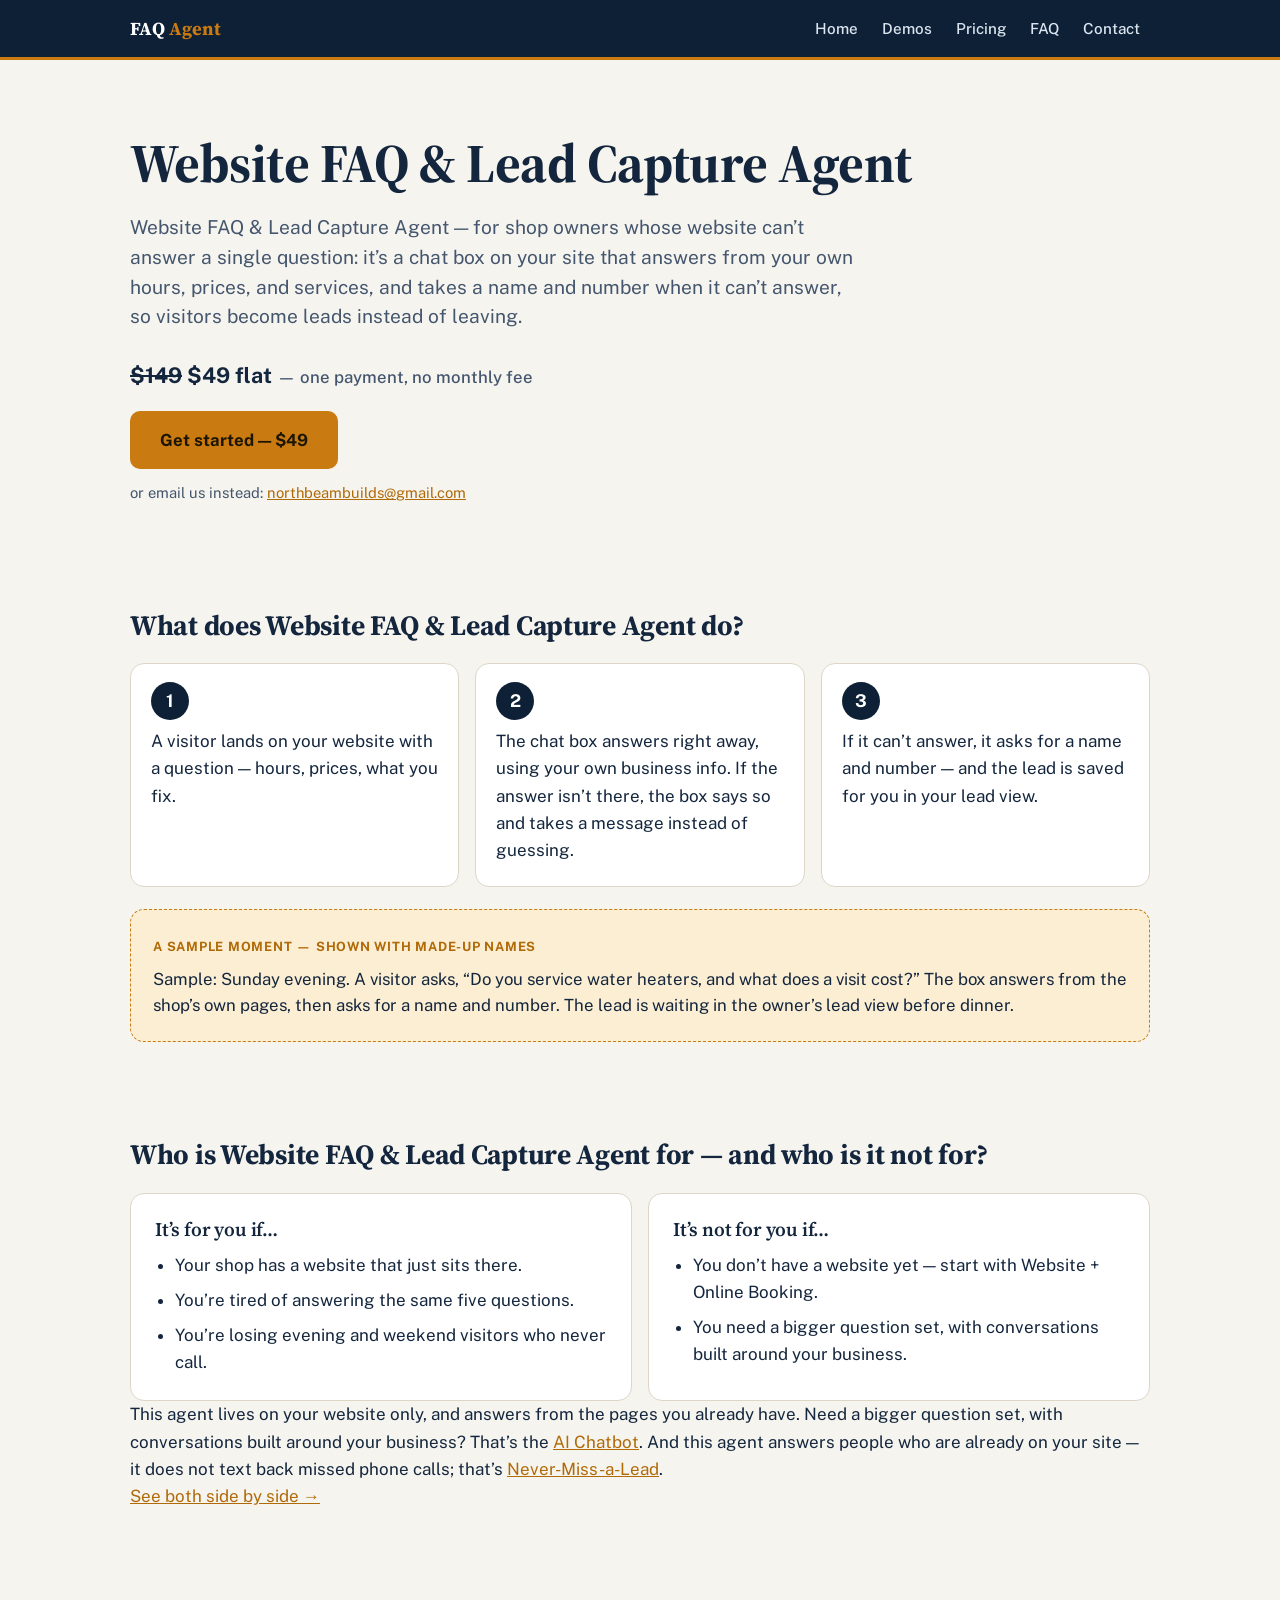
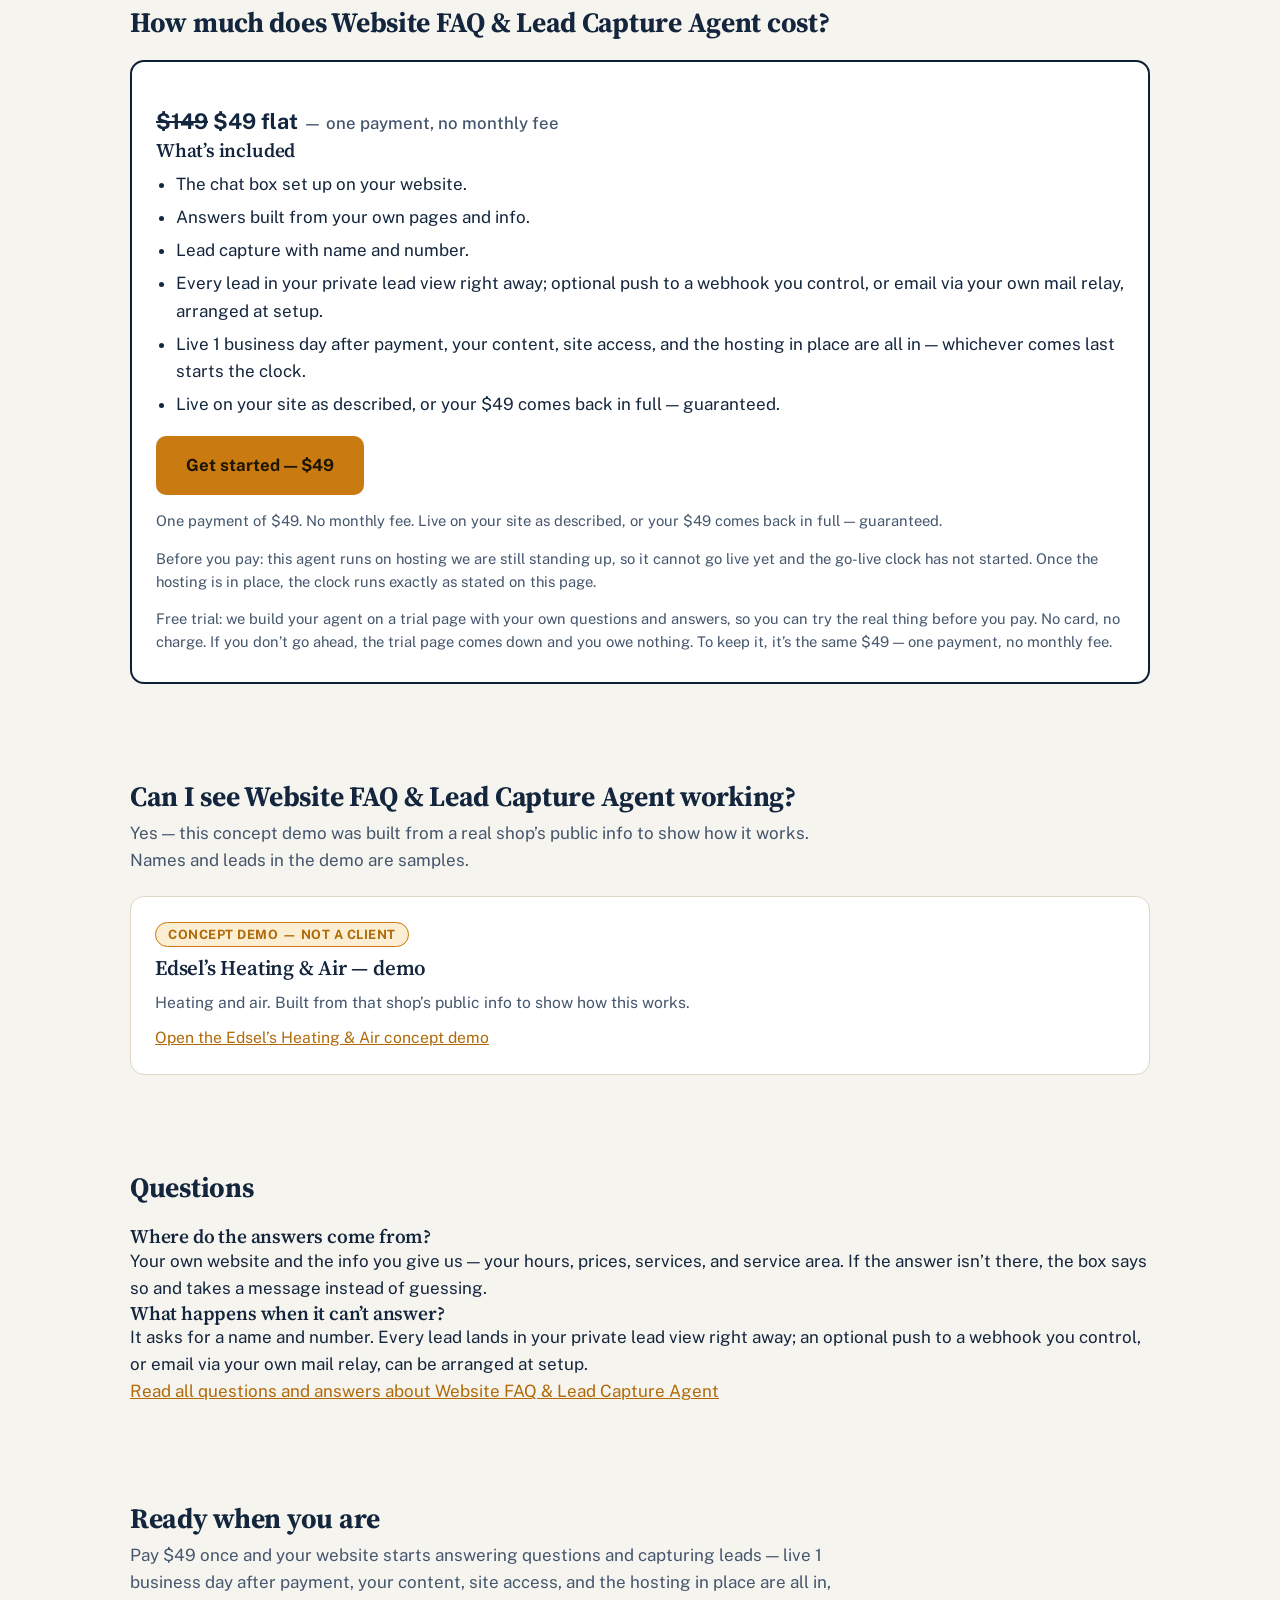
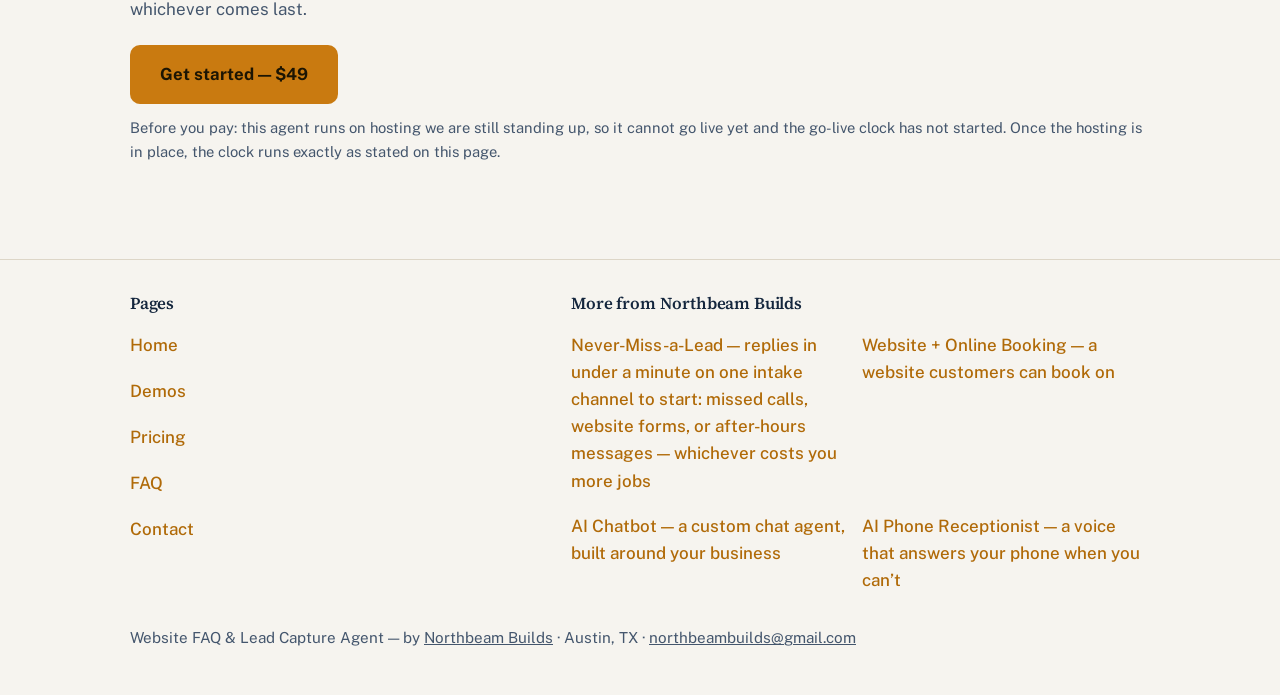
<file: index.html>
<!doctype html>
<html lang="en">
  <head>
    <meta charset="utf-8" />
    <meta name="viewport" content="width=device-width, initial-scale=1, viewport-fit=cover" />
    <meta name="color-scheme" content="light dark" />
    <link rel="icon" href="data:," />
    <title>Website FAQ & Lead Capture Agent | Your Website Answers Questions — $49 Flat</title>
    <meta name="description" content="A chat box on your website that answers hours, prices, and service questions from your own info — and takes a name and number. $49 flat, no monthly fee." />
    <link rel="canonical" href="https://faqagent.northbeambuilds.com/" />
    <meta property="og:title" content="Website FAQ & Lead Capture Agent | Your Website Answers Questions — $49 Flat" />
    <meta property="og:description" content="A chat box on your website that answers hours, prices, and service questions from your own info — and takes a name and number. $49 flat, no monthly fee." />
    <meta property="og:type" content="website" />
    <meta property="og:url" content="https://faqagent.northbeambuilds.com/" />
    <meta name="twitter:card" content="summary" />
    <meta name="twitter:title" content="Website FAQ & Lead Capture Agent | Your Website Answers Questions — $49 Flat" />
    <meta name="twitter:description" content="A chat box on your website that answers hours, prices, and service questions from your own info — and takes a name and number. $49 flat, no monthly fee." />
    <meta name="twitter:url" content="https://faqagent.northbeambuilds.com/" />
    <script type="application/ld+json">
{"@context": "https://schema.org", "@type": "SoftwareApplication", "name": "Website FAQ & Lead Capture Agent", "applicationCategory": "BusinessApplication", "operatingSystem": "Web", "description": "A chat box on a business\u2019s own website that answers questions from the business\u2019s own hours, prices, and services, and captures a name and number when it can\u2019t answer.", "offers": {"@type": "Offer", "priceCurrency": "USD", "price": "49", "priceSpecification": [{"@type": "UnitPriceSpecification", "price": "49", "priceCurrency": "USD", "name": "Flat price"}]}, "provider": {"@type": "Organization", "name": "Northbeam Builds", "email": "northbeambuilds@gmail.com", "address": {"@type": "PostalAddress", "addressLocality": "Austin", "addressRegion": "TX", "addressCountry": "US"}}}
    </script>
    <script type="application/ld+json">
{"@context": "https://schema.org", "@type": "FAQPage", "mainEntity": [{"@type": "Question", "name": "Where do the answers come from?", "acceptedAnswer": {"@type": "Answer", "text": "Your own website and the info you give us \u2014 your hours, prices, services, and service area. If the answer isn\u2019t there, the box says so and takes a message instead of guessing."}}, {"@type": "Question", "name": "What happens when it can\u2019t answer?", "acceptedAnswer": {"@type": "Answer", "text": "It asks for a name and number. Every lead lands in your private lead view right away; an optional push to a webhook you control, or email via your own mail relay, can be arranged at setup."}}]}
    </script>
    <link rel="preconnect" href="https://fonts.googleapis.com" />
    <link rel="preconnect" href="https://fonts.gstatic.com" crossorigin />
    <link href="https://fonts.googleapis.com/css2?family=Source+Serif+4:opsz,wght@8..60,600;8..60,700&family=Public+Sans:wght@400;500;600;700&display=swap" rel="stylesheet" />
    <link rel="stylesheet" href="/assets/site.css" />
  </head>
  <body>
    <header class="topbar">
      <div class="wrap">
        <a class="wordmark" href="/">FAQ <span>Agent</span></a>
        <button class="nav-toggle" type="button" aria-label="Open menu" aria-expanded="false" aria-controls="main-nav" id="nav-toggle">
          <span class="bars" aria-hidden="true"><span></span><span></span><span></span></span>
        </button>
        <nav class="topnav" id="main-nav" aria-label="Main site">
          <a href="/">Home</a>
          <a href="/demos/">Demos</a>
          <a href="/pricing/">Pricing</a>
          <a href="/faq/">FAQ</a>
          <a href="/contact/">Contact</a>
        </nav>
      </div>
    </header>

    <main>
      <div class="wrap">
        <div class="hero">
          <h1>Website FAQ & Lead Capture Agent</h1>
          <p class="purpose">Website FAQ & Lead Capture Agent — for shop owners whose website can’t answer a single question: it’s a chat box on your site that answers from your own hours, prices, and services, and takes a name and number when it can’t answer, so visitors become leads instead of leaving.</p>
          <p class="price-line"><s>$149</s> $49 flat <span class="per">— one payment, no monthly fee</span></p>
          <div class="cta-row">
            <a class="btn" href="https://buy.stripe.com/aFa4gz04s19ifIS3J4gYU01" target="_blank" rel="noopener">Get started — $49</a>
          </div>
          <p class="buy-note">or email us instead: <a href="mailto:northbeambuilds@gmail.com">northbeambuilds@gmail.com</a></p>
        </div>
        <section aria-labelledby="what-heading">
          <div class="section-head">
            <h2 id="what-heading">What does Website FAQ & Lead Capture Agent do?</h2>
          </div>
          <ol class="steps">
            <li>A visitor lands on your website with a question — hours, prices, what you fix.</li>
            <li>The chat box answers right away, using your own business info. If the answer isn’t there, the box says so and takes a message instead of guessing.</li>
            <li>If it can’t answer, it asks for a name and number — and the lead is saved for you in your lead view.</li>
          </ol>
          <div class="sample">
            <p><span class="tag">A sample moment — shown with made-up names</span></p>
            <p>Sample: Sunday evening. A visitor asks, “Do you service water heaters, and what does a visit cost?” The box answers from the shop’s own pages, then asks for a name and number. The lead is waiting in the owner’s lead view before dinner.</p>
          </div>
        </section>

        <section aria-labelledby="fit-heading">
          <div class="section-head">
            <h2 id="fit-heading">Who is Website FAQ & Lead Capture Agent for — and who is it not for?</h2>
          </div>
          <div class="fit-grid">
            <div class="fit-card">
              <h3>It’s for you if…</h3>
              <ul>
              <li>Your shop has a website that just sits there.</li>
              <li>You’re tired of answering the same five questions.</li>
              <li>You’re losing evening and weekend visitors who never call.</li>
              </ul>
            </div>
            <div class="fit-card">
              <h3>It’s not for you if…</h3>
              <ul>
              <li>You don’t have a website yet — start with Website + Online Booking.</li>
              <li>You need a bigger question set, with conversations built around your business.</li>
              </ul>
            </div>
          </div>
          <p class="note">This agent lives on your website only, and answers from the pages you already have. Need a bigger question set, with conversations built around your business? That’s the <a href="https://chatbot.northbeambuilds.com/">AI Chatbot</a>. And this agent answers people who are already on your site — it does not text back missed phone calls; that’s <a href="https://nevermiss.northbeambuilds.com/">Never-Miss-a-Lead</a>.</p>
          <p><a href="https://northbeambuilds.com/compare/faq-agent-vs-chatbot/">See both side by side →</a></p>
        </section>

        <section aria-labelledby="price-heading">
          <div class="section-head">
            <h2 id="price-heading">How much does Website FAQ & Lead Capture Agent cost?</h2>
          </div>
          <div class="price-box">
            <p class="price-line"><s>$149</s> $49 flat <span class="per">— one payment, no monthly fee</span></p>
            <h3>What’s included</h3>
            <ul>
              <li>The chat box set up on your website.</li>
              <li>Answers built from your own pages and info.</li>
              <li>Lead capture with name and number.</li>
              <li>Every lead in your private lead view right away; optional push to a webhook you control, or email via your own mail relay, arranged at setup.</li>
              <li>Live 1 business day after payment, your content, site access, and the hosting in place are all in — whichever comes last starts the clock.</li>
              <li>Live on your site as described, or your $49 comes back in full — guaranteed.</li>
            </ul>
            <div class="cta-row">
              <a class="btn" href="https://buy.stripe.com/aFa4gz04s19ifIS3J4gYU01" target="_blank" rel="noopener">Get started — $49</a>
            </div>
            <p class="buy-note">One payment of $49. No monthly fee. Live on your site as described, or your $49 comes back in full — guaranteed.</p>
            <p class="buy-note">Before you pay: this agent runs on hosting we are still standing up, so it cannot go live yet and the go-live clock has not started. Once the hosting is in place, the clock runs exactly as stated on this page.</p>
            <p class="trial-note">Free trial: we build your agent on a trial page with your own questions and answers, so you can try the real thing before you pay. No card, no charge. If you don’t go ahead, the trial page comes down and you owe nothing. To keep it, it’s the same $49 — one payment, no monthly fee.</p>
          </div>
        </section>

        <section aria-labelledby="demo-heading">
          <div class="section-head">
            <h2 id="demo-heading">Can I see Website FAQ & Lead Capture Agent working?</h2>
            <p>Yes — this concept demo was built from a real shop’s public info to show how it works. Names and leads in the demo are samples.</p>
          </div>
          <div class="demo-card">
            <p><span class="badge">Concept demo — not a client</span></p>
            <h3>Edsel’s Heating & Air — demo</h3>
            <p>Heating and air. Built from that shop’s public info to show how this works.</p>
            <p><a href="https://northbeambuilds.com/demos/edsels/">Open the Edsel’s Heating & Air concept demo</a></p>
          </div>
        </section>

        <section aria-labelledby="faq-heading">
          <div class="section-head">
            <h2 id="faq-heading">Questions</h2>
          </div>
            <div class="faq-item"><h3>Where do the answers come from?</h3><p>Your own website and the info you give us — your hours, prices, services, and service area. If the answer isn’t there, the box says so and takes a message instead of guessing.</p></div>
            <div class="faq-item"><h3>What happens when it can’t answer?</h3><p>It asks for a name and number. Every lead lands in your private lead view right away; an optional push to a webhook you control, or email via your own mail relay, can be arranged at setup.</p></div>
          <p><a href="/faq/">Read all questions and answers about Website FAQ & Lead Capture Agent</a></p>
        </section>

        <section aria-label="Get started">
          <div class="section-head">
            <h2>Ready when you are</h2>
            <p>Pay $49 once and your website starts answering questions and capturing leads — live 1 business day after payment, your content, site access, and the hosting in place are all in, whichever comes last.</p>
          </div>
          <div class="cta-row">
            <a class="btn" href="https://buy.stripe.com/aFa4gz04s19ifIS3J4gYU01" target="_blank" rel="noopener">Get started — $49</a>
          </div>
          <p class="buy-note">Before you pay: this agent runs on hosting we are still standing up, so it cannot go live yet and the go-live clock has not started. Once the hosting is in place, the clock runs exactly as stated on this page.</p>
        </section>
      </div>
    </main>
    <footer>
      <div class="wrap">
        <div class="footer-grid">
          <nav aria-label="Site pages">
            <h3>Pages</h3>
            <ul class="sitemap-list">
              <li><a href="/">Home</a></li>
              <li><a href="/demos/">Demos</a></li>
              <li><a href="/pricing/">Pricing</a></li>
              <li><a href="/faq/">FAQ</a></li>
              <li><a href="/contact/">Contact</a></li>
            </ul>
          </nav>
          <nav aria-label="More from Northbeam Builds">
            <h3>More from Northbeam Builds</h3>
            <ul class="tool-list">
              <li><a href="https://nevermiss.northbeambuilds.com/">Never-Miss-a-Lead — replies in under a minute on one intake channel to start: missed calls, website forms, or after-hours messages — whichever costs you more jobs</a></li>
              <li><a href="https://booking.northbeambuilds.com/">Website + Online Booking — a website customers can book on</a></li>
              <li><a href="https://chatbot.northbeambuilds.com/">AI Chatbot — a custom chat agent, built around your business</a></li>
              <li><a href="https://receptionist.northbeambuilds.com/">AI Phone Receptionist — a voice that answers your phone when you can’t</a></li>
            </ul>
          </nav>
        </div>
        <p class="footer-line">Website FAQ & Lead Capture Agent — by <a href="https://northbeambuilds.com">Northbeam Builds</a> · Austin, TX · <a href="mailto:northbeambuilds@gmail.com">northbeambuilds@gmail.com</a></p>
      </div>
    </footer>
    <script src="/assets/site.js"></script>
  </body>
</html>
</file>
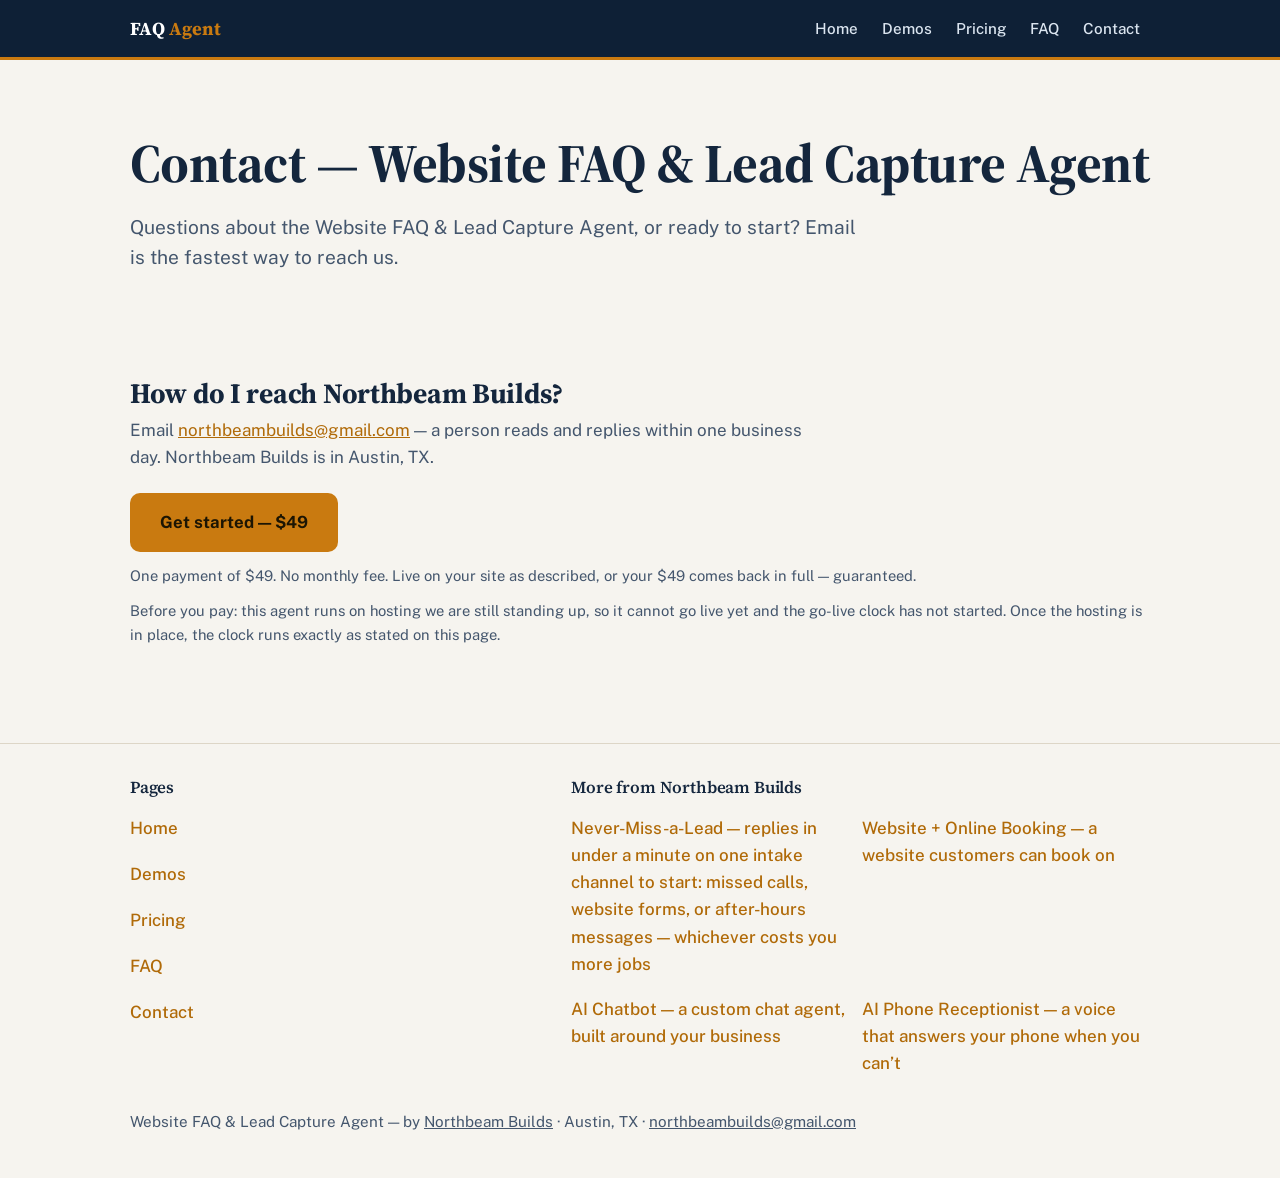
<file: contact/index.html>
<!doctype html>
<html lang="en">
  <head>
    <meta charset="utf-8" />
    <meta name="viewport" content="width=device-width, initial-scale=1, viewport-fit=cover" />
    <meta name="color-scheme" content="light dark" />
    <link rel="icon" href="data:," />
    <title>Contact | Website FAQ & Lead Capture Agent</title>
    <meta name="description" content="Contact Northbeam Builds about the Website FAQ & Lead Capture Agent — email northbeambuilds@gmail.com, replies within one business day." />
    <link rel="canonical" href="https://faqagent.northbeambuilds.com/contact/" />
    <meta property="og:title" content="Contact | Website FAQ & Lead Capture Agent" />
    <meta property="og:description" content="Contact Northbeam Builds about the Website FAQ & Lead Capture Agent — email northbeambuilds@gmail.com, replies within one business day." />
    <meta property="og:type" content="website" />
    <meta property="og:url" content="https://faqagent.northbeambuilds.com/contact/" />
    <meta name="twitter:card" content="summary" />
    <meta name="twitter:title" content="Contact | Website FAQ & Lead Capture Agent" />
    <meta name="twitter:description" content="Contact Northbeam Builds about the Website FAQ & Lead Capture Agent — email northbeambuilds@gmail.com, replies within one business day." />
    <meta name="twitter:url" content="https://faqagent.northbeambuilds.com/contact/" />
    <script type="application/ld+json">
{"@context": "https://schema.org", "@type": "SoftwareApplication", "name": "Website FAQ & Lead Capture Agent", "applicationCategory": "BusinessApplication", "operatingSystem": "Web", "description": "A chat box on a business\u2019s own website that answers questions from the business\u2019s own hours, prices, and services, and captures a name and number when it can\u2019t answer.", "offers": {"@type": "Offer", "priceCurrency": "USD", "price": "49", "priceSpecification": [{"@type": "UnitPriceSpecification", "price": "49", "priceCurrency": "USD", "name": "Flat price"}]}, "provider": {"@type": "Organization", "name": "Northbeam Builds", "email": "northbeambuilds@gmail.com", "address": {"@type": "PostalAddress", "addressLocality": "Austin", "addressRegion": "TX", "addressCountry": "US"}}}
    </script>
    <link rel="preconnect" href="https://fonts.googleapis.com" />
    <link rel="preconnect" href="https://fonts.gstatic.com" crossorigin />
    <link href="https://fonts.googleapis.com/css2?family=Source+Serif+4:opsz,wght@8..60,600;8..60,700&family=Public+Sans:wght@400;500;600;700&display=swap" rel="stylesheet" />
    <link rel="stylesheet" href="/assets/site.css" />
  </head>
  <body>
    <header class="topbar">
      <div class="wrap">
        <a class="wordmark" href="/">FAQ <span>Agent</span></a>
        <button class="nav-toggle" type="button" aria-label="Open menu" aria-expanded="false" aria-controls="main-nav" id="nav-toggle">
          <span class="bars" aria-hidden="true"><span></span><span></span><span></span></span>
        </button>
        <nav class="topnav" id="main-nav" aria-label="Main site">
          <a href="/">Home</a>
          <a href="/demos/">Demos</a>
          <a href="/pricing/">Pricing</a>
          <a href="/faq/">FAQ</a>
          <a href="/contact/">Contact</a>
        </nav>
      </div>
    </header>

    <main>
      <div class="wrap">
        <div class="hero">
          <h1>Contact — Website FAQ & Lead Capture Agent</h1>
          <p class="purpose">Questions about the Website FAQ & Lead Capture Agent, or ready to start? Email is the fastest way to reach us.</p>
        </div>
        <section aria-labelledby="email-heading">
          <div class="section-head">
            <h2 id="email-heading">How do I reach Northbeam Builds?</h2>
            <p>Email <a href="mailto:northbeambuilds@gmail.com">northbeambuilds@gmail.com</a> — a person reads and replies within one business day. Northbeam Builds is in Austin, TX.</p>
          </div>
          <div class="cta-row">
              <a class="btn" href="https://buy.stripe.com/aFa4gz04s19ifIS3J4gYU01" target="_blank" rel="noopener">Get started — $49</a>
            </div>
            <p class="buy-note">One payment of $49. No monthly fee. Live on your site as described, or your $49 comes back in full — guaranteed.</p>
            <p class="buy-note">Before you pay: this agent runs on hosting we are still standing up, so it cannot go live yet and the go-live clock has not started. Once the hosting is in place, the clock runs exactly as stated on this page.</p>
        </section>
      </div>
    </main>
    <footer>
      <div class="wrap">
        <div class="footer-grid">
          <nav aria-label="Site pages">
            <h3>Pages</h3>
            <ul class="sitemap-list">
              <li><a href="/">Home</a></li>
              <li><a href="/demos/">Demos</a></li>
              <li><a href="/pricing/">Pricing</a></li>
              <li><a href="/faq/">FAQ</a></li>
              <li><a href="/contact/">Contact</a></li>
            </ul>
          </nav>
          <nav aria-label="More from Northbeam Builds">
            <h3>More from Northbeam Builds</h3>
            <ul class="tool-list">
              <li><a href="https://nevermiss.northbeambuilds.com/">Never-Miss-a-Lead — replies in under a minute on one intake channel to start: missed calls, website forms, or after-hours messages — whichever costs you more jobs</a></li>
              <li><a href="https://booking.northbeambuilds.com/">Website + Online Booking — a website customers can book on</a></li>
              <li><a href="https://chatbot.northbeambuilds.com/">AI Chatbot — a custom chat agent, built around your business</a></li>
              <li><a href="https://receptionist.northbeambuilds.com/">AI Phone Receptionist — a voice that answers your phone when you can’t</a></li>
            </ul>
          </nav>
        </div>
        <p class="footer-line">Website FAQ & Lead Capture Agent — by <a href="https://northbeambuilds.com">Northbeam Builds</a> · Austin, TX · <a href="mailto:northbeambuilds@gmail.com">northbeambuilds@gmail.com</a></p>
      </div>
    </footer>
    <script src="/assets/site.js"></script>
  </body>
</html>
</file>
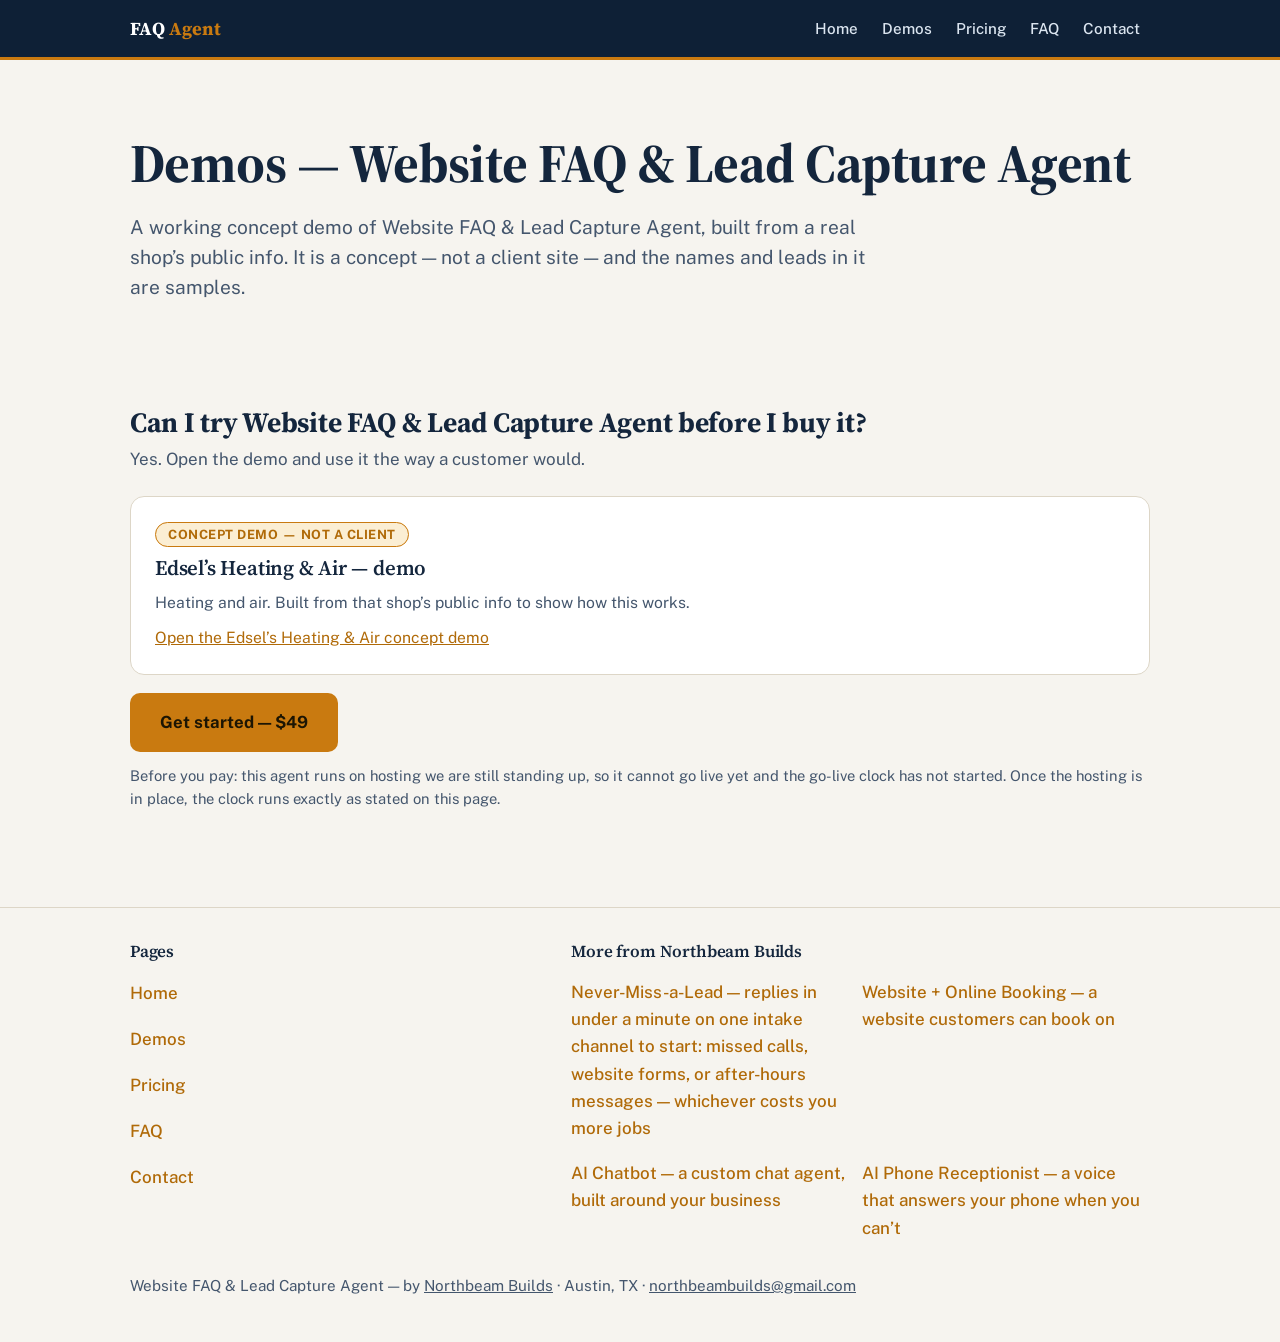
<file: demos/index.html>
<!doctype html>
<html lang="en">
  <head>
    <meta charset="utf-8" />
    <meta name="viewport" content="width=device-width, initial-scale=1, viewport-fit=cover" />
    <meta name="color-scheme" content="light dark" />
    <link rel="icon" href="data:," />
    <title>Demos | Website FAQ & Lead Capture Agent</title>
    <meta name="description" content="Try a concept demo of the Website FAQ & Lead Capture Agent: Edsel’s Heating & Air, built from public info. Concept demo — not a client." />
    <link rel="canonical" href="https://faqagent.northbeambuilds.com/demos/" />
    <meta property="og:title" content="Demos | Website FAQ & Lead Capture Agent" />
    <meta property="og:description" content="Try a concept demo of the Website FAQ & Lead Capture Agent: Edsel’s Heating & Air, built from public info. Concept demo — not a client." />
    <meta property="og:type" content="website" />
    <meta property="og:url" content="https://faqagent.northbeambuilds.com/demos/" />
    <meta name="twitter:card" content="summary" />
    <meta name="twitter:title" content="Demos | Website FAQ & Lead Capture Agent" />
    <meta name="twitter:description" content="Try a concept demo of the Website FAQ & Lead Capture Agent: Edsel’s Heating & Air, built from public info. Concept demo — not a client." />
    <meta name="twitter:url" content="https://faqagent.northbeambuilds.com/demos/" />
    <script type="application/ld+json">
{"@context": "https://schema.org", "@type": "SoftwareApplication", "name": "Website FAQ & Lead Capture Agent", "applicationCategory": "BusinessApplication", "operatingSystem": "Web", "description": "A chat box on a business\u2019s own website that answers questions from the business\u2019s own hours, prices, and services, and captures a name and number when it can\u2019t answer.", "offers": {"@type": "Offer", "priceCurrency": "USD", "price": "49", "priceSpecification": [{"@type": "UnitPriceSpecification", "price": "49", "priceCurrency": "USD", "name": "Flat price"}]}, "provider": {"@type": "Organization", "name": "Northbeam Builds", "email": "northbeambuilds@gmail.com", "address": {"@type": "PostalAddress", "addressLocality": "Austin", "addressRegion": "TX", "addressCountry": "US"}}}
    </script>
    <link rel="preconnect" href="https://fonts.googleapis.com" />
    <link rel="preconnect" href="https://fonts.gstatic.com" crossorigin />
    <link href="https://fonts.googleapis.com/css2?family=Source+Serif+4:opsz,wght@8..60,600;8..60,700&family=Public+Sans:wght@400;500;600;700&display=swap" rel="stylesheet" />
    <link rel="stylesheet" href="/assets/site.css" />
  </head>
  <body>
    <header class="topbar">
      <div class="wrap">
        <a class="wordmark" href="/">FAQ <span>Agent</span></a>
        <button class="nav-toggle" type="button" aria-label="Open menu" aria-expanded="false" aria-controls="main-nav" id="nav-toggle">
          <span class="bars" aria-hidden="true"><span></span><span></span><span></span></span>
        </button>
        <nav class="topnav" id="main-nav" aria-label="Main site">
          <a href="/">Home</a>
          <a href="/demos/">Demos</a>
          <a href="/pricing/">Pricing</a>
          <a href="/faq/">FAQ</a>
          <a href="/contact/">Contact</a>
        </nav>
      </div>
    </header>

    <main>
      <div class="wrap">
        <div class="hero">
          <h1>Demos — Website FAQ & Lead Capture Agent</h1>
          <p class="purpose">A working concept demo of Website FAQ & Lead Capture Agent, built from a real shop’s public info. It is a concept — not a client site — and the names and leads in it are samples.</p>
        </div>
        <section aria-labelledby="demo-heading">
          <div class="section-head">
            <h2 id="demo-heading">Can I try Website FAQ & Lead Capture Agent before I buy it?</h2>
            <p>Yes. Open the demo and use it the way a customer would.</p>
          </div>
          <div class="demo-card">
            <p><span class="badge">Concept demo — not a client</span></p>
            <h3>Edsel’s Heating & Air — demo</h3>
            <p>Heating and air. Built from that shop’s public info to show how this works.</p>
            <p><a href="https://northbeambuilds.com/demos/edsels/">Open the Edsel’s Heating & Air concept demo</a></p>
          </div>
          <div class="cta-row">
            <a class="btn" href="https://buy.stripe.com/aFa4gz04s19ifIS3J4gYU01" target="_blank" rel="noopener">Get started — $49</a>
          </div>
          <p class="buy-note">Before you pay: this agent runs on hosting we are still standing up, so it cannot go live yet and the go-live clock has not started. Once the hosting is in place, the clock runs exactly as stated on this page.</p>
        </section>
      </div>
    </main>
    <footer>
      <div class="wrap">
        <div class="footer-grid">
          <nav aria-label="Site pages">
            <h3>Pages</h3>
            <ul class="sitemap-list">
              <li><a href="/">Home</a></li>
              <li><a href="/demos/">Demos</a></li>
              <li><a href="/pricing/">Pricing</a></li>
              <li><a href="/faq/">FAQ</a></li>
              <li><a href="/contact/">Contact</a></li>
            </ul>
          </nav>
          <nav aria-label="More from Northbeam Builds">
            <h3>More from Northbeam Builds</h3>
            <ul class="tool-list">
              <li><a href="https://nevermiss.northbeambuilds.com/">Never-Miss-a-Lead — replies in under a minute on one intake channel to start: missed calls, website forms, or after-hours messages — whichever costs you more jobs</a></li>
              <li><a href="https://booking.northbeambuilds.com/">Website + Online Booking — a website customers can book on</a></li>
              <li><a href="https://chatbot.northbeambuilds.com/">AI Chatbot — a custom chat agent, built around your business</a></li>
              <li><a href="https://receptionist.northbeambuilds.com/">AI Phone Receptionist — a voice that answers your phone when you can’t</a></li>
            </ul>
          </nav>
        </div>
        <p class="footer-line">Website FAQ & Lead Capture Agent — by <a href="https://northbeambuilds.com">Northbeam Builds</a> · Austin, TX · <a href="mailto:northbeambuilds@gmail.com">northbeambuilds@gmail.com</a></p>
      </div>
    </footer>
    <script src="/assets/site.js"></script>
  </body>
</html>
</file>
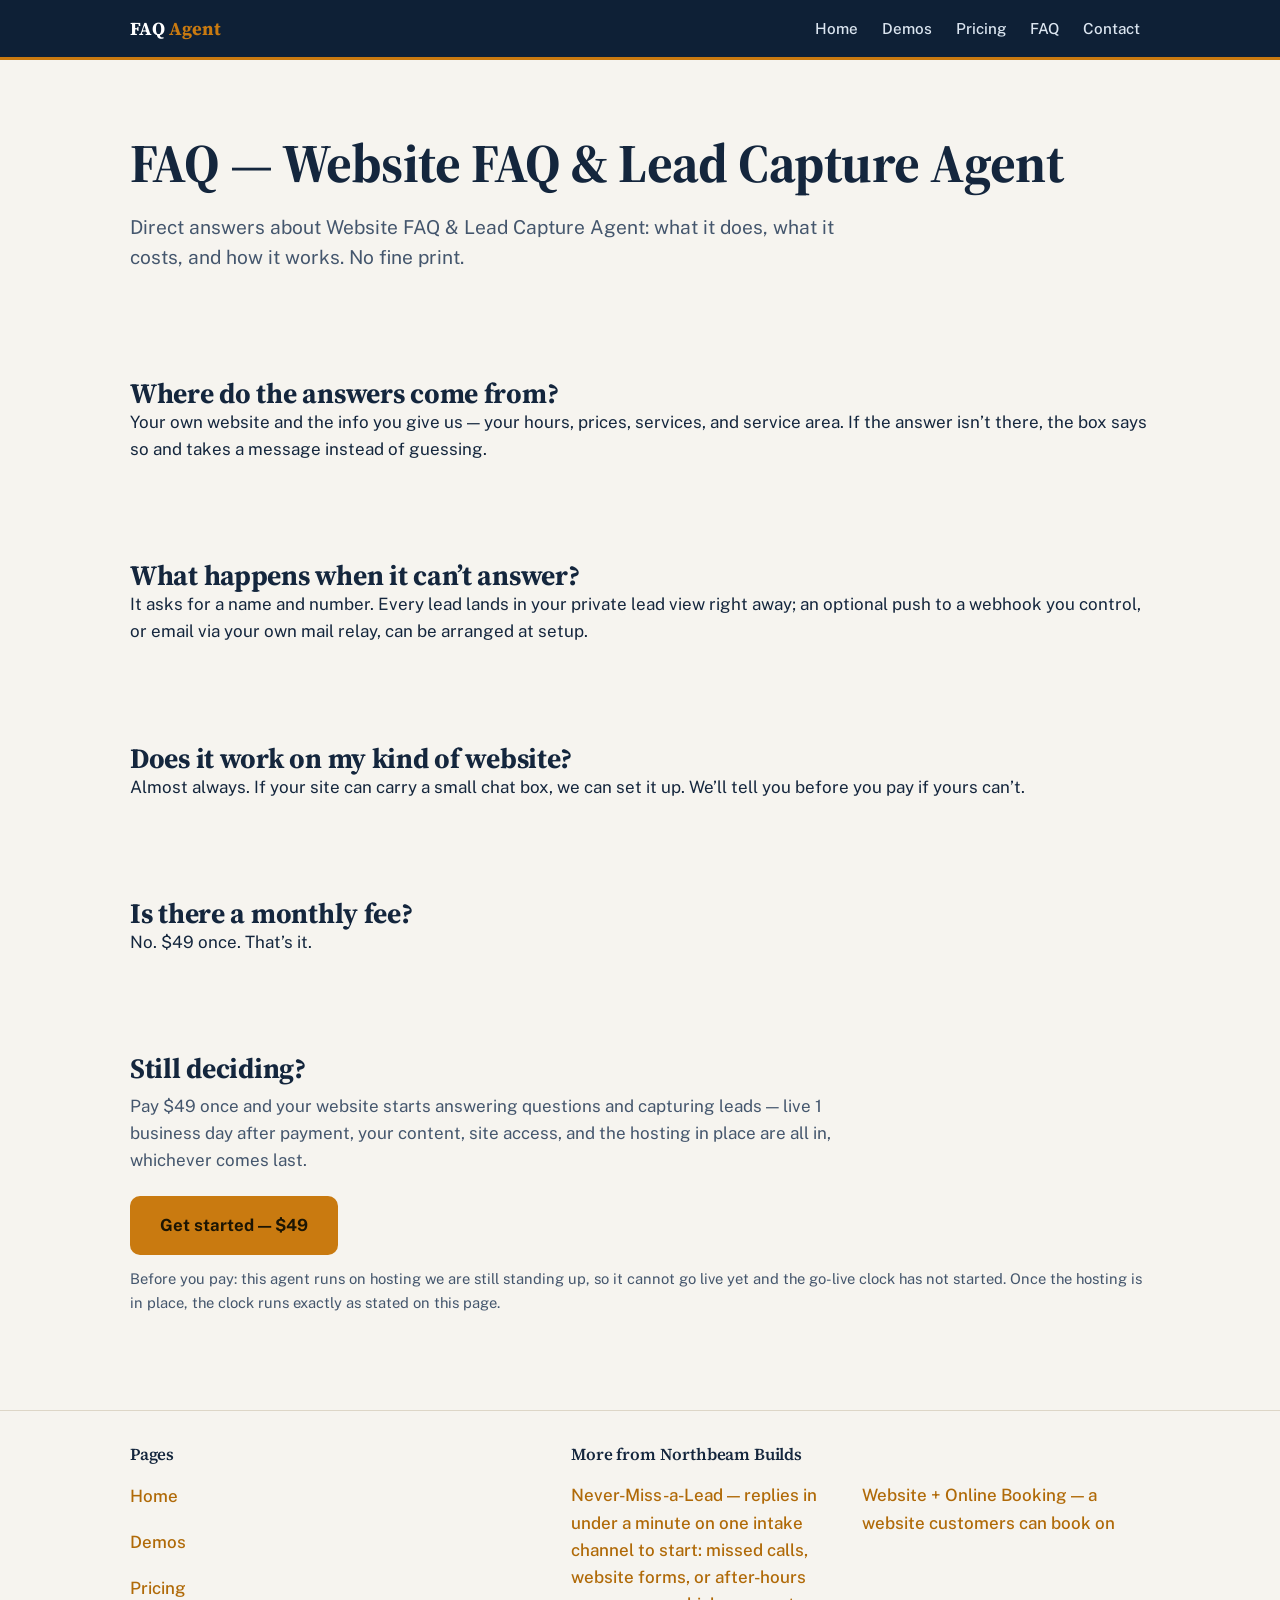
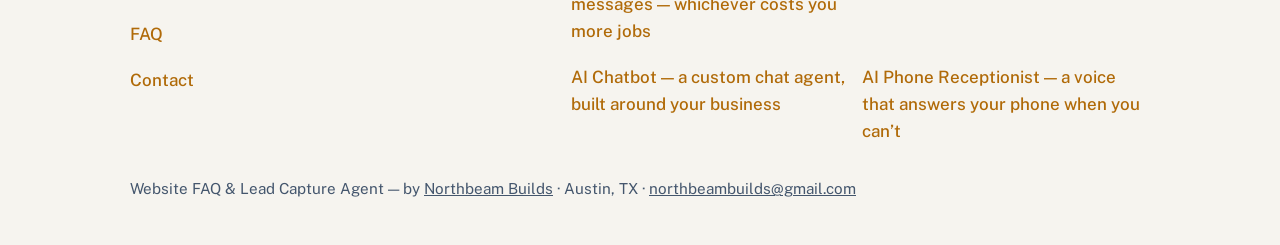
<file: faq/index.html>
<!doctype html>
<html lang="en">
  <head>
    <meta charset="utf-8" />
    <meta name="viewport" content="width=device-width, initial-scale=1, viewport-fit=cover" />
    <meta name="color-scheme" content="light dark" />
    <link rel="icon" href="data:," />
    <title>FAQ | Website FAQ & Lead Capture Agent</title>
    <meta name="description" content="Answers about the Website FAQ & Lead Capture Agent: where answers come from, what happens when it can’t answer, site compatibility, and the $49 flat price." />
    <link rel="canonical" href="https://faqagent.northbeambuilds.com/faq/" />
    <meta property="og:title" content="FAQ | Website FAQ & Lead Capture Agent" />
    <meta property="og:description" content="Answers about the Website FAQ & Lead Capture Agent: where answers come from, what happens when it can’t answer, site compatibility, and the $49 flat price." />
    <meta property="og:type" content="website" />
    <meta property="og:url" content="https://faqagent.northbeambuilds.com/faq/" />
    <meta name="twitter:card" content="summary" />
    <meta name="twitter:title" content="FAQ | Website FAQ & Lead Capture Agent" />
    <meta name="twitter:description" content="Answers about the Website FAQ & Lead Capture Agent: where answers come from, what happens when it can’t answer, site compatibility, and the $49 flat price." />
    <meta name="twitter:url" content="https://faqagent.northbeambuilds.com/faq/" />
    <script type="application/ld+json">
{"@context": "https://schema.org", "@type": "SoftwareApplication", "name": "Website FAQ & Lead Capture Agent", "applicationCategory": "BusinessApplication", "operatingSystem": "Web", "description": "A chat box on a business\u2019s own website that answers questions from the business\u2019s own hours, prices, and services, and captures a name and number when it can\u2019t answer.", "offers": {"@type": "Offer", "priceCurrency": "USD", "price": "49", "priceSpecification": [{"@type": "UnitPriceSpecification", "price": "49", "priceCurrency": "USD", "name": "Flat price"}]}, "provider": {"@type": "Organization", "name": "Northbeam Builds", "email": "northbeambuilds@gmail.com", "address": {"@type": "PostalAddress", "addressLocality": "Austin", "addressRegion": "TX", "addressCountry": "US"}}}
    </script>
    <script type="application/ld+json">
{"@context": "https://schema.org", "@type": "FAQPage", "mainEntity": [{"@type": "Question", "name": "Where do the answers come from?", "acceptedAnswer": {"@type": "Answer", "text": "Your own website and the info you give us \u2014 your hours, prices, services, and service area. If the answer isn\u2019t there, the box says so and takes a message instead of guessing."}}, {"@type": "Question", "name": "What happens when it can\u2019t answer?", "acceptedAnswer": {"@type": "Answer", "text": "It asks for a name and number. Every lead lands in your private lead view right away; an optional push to a webhook you control, or email via your own mail relay, can be arranged at setup."}}, {"@type": "Question", "name": "Does it work on my kind of website?", "acceptedAnswer": {"@type": "Answer", "text": "Almost always. If your site can carry a small chat box, we can set it up. We\u2019ll tell you before you pay if yours can\u2019t."}}, {"@type": "Question", "name": "Is there a monthly fee?", "acceptedAnswer": {"@type": "Answer", "text": "No. $49 once. That\u2019s it."}}]}
    </script>
    <link rel="preconnect" href="https://fonts.googleapis.com" />
    <link rel="preconnect" href="https://fonts.gstatic.com" crossorigin />
    <link href="https://fonts.googleapis.com/css2?family=Source+Serif+4:opsz,wght@8..60,600;8..60,700&family=Public+Sans:wght@400;500;600;700&display=swap" rel="stylesheet" />
    <link rel="stylesheet" href="/assets/site.css" />
  </head>
  <body>
    <header class="topbar">
      <div class="wrap">
        <a class="wordmark" href="/">FAQ <span>Agent</span></a>
        <button class="nav-toggle" type="button" aria-label="Open menu" aria-expanded="false" aria-controls="main-nav" id="nav-toggle">
          <span class="bars" aria-hidden="true"><span></span><span></span><span></span></span>
        </button>
        <nav class="topnav" id="main-nav" aria-label="Main site">
          <a href="/">Home</a>
          <a href="/demos/">Demos</a>
          <a href="/pricing/">Pricing</a>
          <a href="/faq/">FAQ</a>
          <a href="/contact/">Contact</a>
        </nav>
      </div>
    </header>

    <main>
      <div class="wrap">
        <div class="hero">
          <h1>FAQ — Website FAQ & Lead Capture Agent</h1>
          <p class="purpose">Direct answers about Website FAQ & Lead Capture Agent: what it does, what it costs, and how it works. No fine print.</p>
        </div>
        <section aria-label="Where do the answers come from?">
          <h2>Where do the answers come from?</h2>
          <p>Your own website and the info you give us — your hours, prices, services, and service area. If the answer isn’t there, the box says so and takes a message instead of guessing.</p>
        </section>
        <section aria-label="What happens when it can’t answer?">
          <h2>What happens when it can’t answer?</h2>
          <p>It asks for a name and number. Every lead lands in your private lead view right away; an optional push to a webhook you control, or email via your own mail relay, can be arranged at setup.</p>
        </section>
        <section aria-label="Does it work on my kind of website?">
          <h2>Does it work on my kind of website?</h2>
          <p>Almost always. If your site can carry a small chat box, we can set it up. We’ll tell you before you pay if yours can’t.</p>
        </section>
        <section aria-label="Is there a monthly fee?">
          <h2>Is there a monthly fee?</h2>
          <p>No. $49 once. That’s it.</p>
        </section>
        <section aria-label="Get started">
          <div class="section-head">
            <h2>Still deciding?</h2>
            <p>Pay $49 once and your website starts answering questions and capturing leads — live 1 business day after payment, your content, site access, and the hosting in place are all in, whichever comes last.</p>
          </div>
          <div class="cta-row">
            <a class="btn" href="https://buy.stripe.com/aFa4gz04s19ifIS3J4gYU01" target="_blank" rel="noopener">Get started — $49</a>
          </div>
          <p class="buy-note">Before you pay: this agent runs on hosting we are still standing up, so it cannot go live yet and the go-live clock has not started. Once the hosting is in place, the clock runs exactly as stated on this page.</p>
        </section>
      </div>
    </main>
    <footer>
      <div class="wrap">
        <div class="footer-grid">
          <nav aria-label="Site pages">
            <h3>Pages</h3>
            <ul class="sitemap-list">
              <li><a href="/">Home</a></li>
              <li><a href="/demos/">Demos</a></li>
              <li><a href="/pricing/">Pricing</a></li>
              <li><a href="/faq/">FAQ</a></li>
              <li><a href="/contact/">Contact</a></li>
            </ul>
          </nav>
          <nav aria-label="More from Northbeam Builds">
            <h3>More from Northbeam Builds</h3>
            <ul class="tool-list">
              <li><a href="https://nevermiss.northbeambuilds.com/">Never-Miss-a-Lead — replies in under a minute on one intake channel to start: missed calls, website forms, or after-hours messages — whichever costs you more jobs</a></li>
              <li><a href="https://booking.northbeambuilds.com/">Website + Online Booking — a website customers can book on</a></li>
              <li><a href="https://chatbot.northbeambuilds.com/">AI Chatbot — a custom chat agent, built around your business</a></li>
              <li><a href="https://receptionist.northbeambuilds.com/">AI Phone Receptionist — a voice that answers your phone when you can’t</a></li>
            </ul>
          </nav>
        </div>
        <p class="footer-line">Website FAQ & Lead Capture Agent — by <a href="https://northbeambuilds.com">Northbeam Builds</a> · Austin, TX · <a href="mailto:northbeambuilds@gmail.com">northbeambuilds@gmail.com</a></p>
      </div>
    </footer>
    <script src="/assets/site.js"></script>
  </body>
</html>
</file>
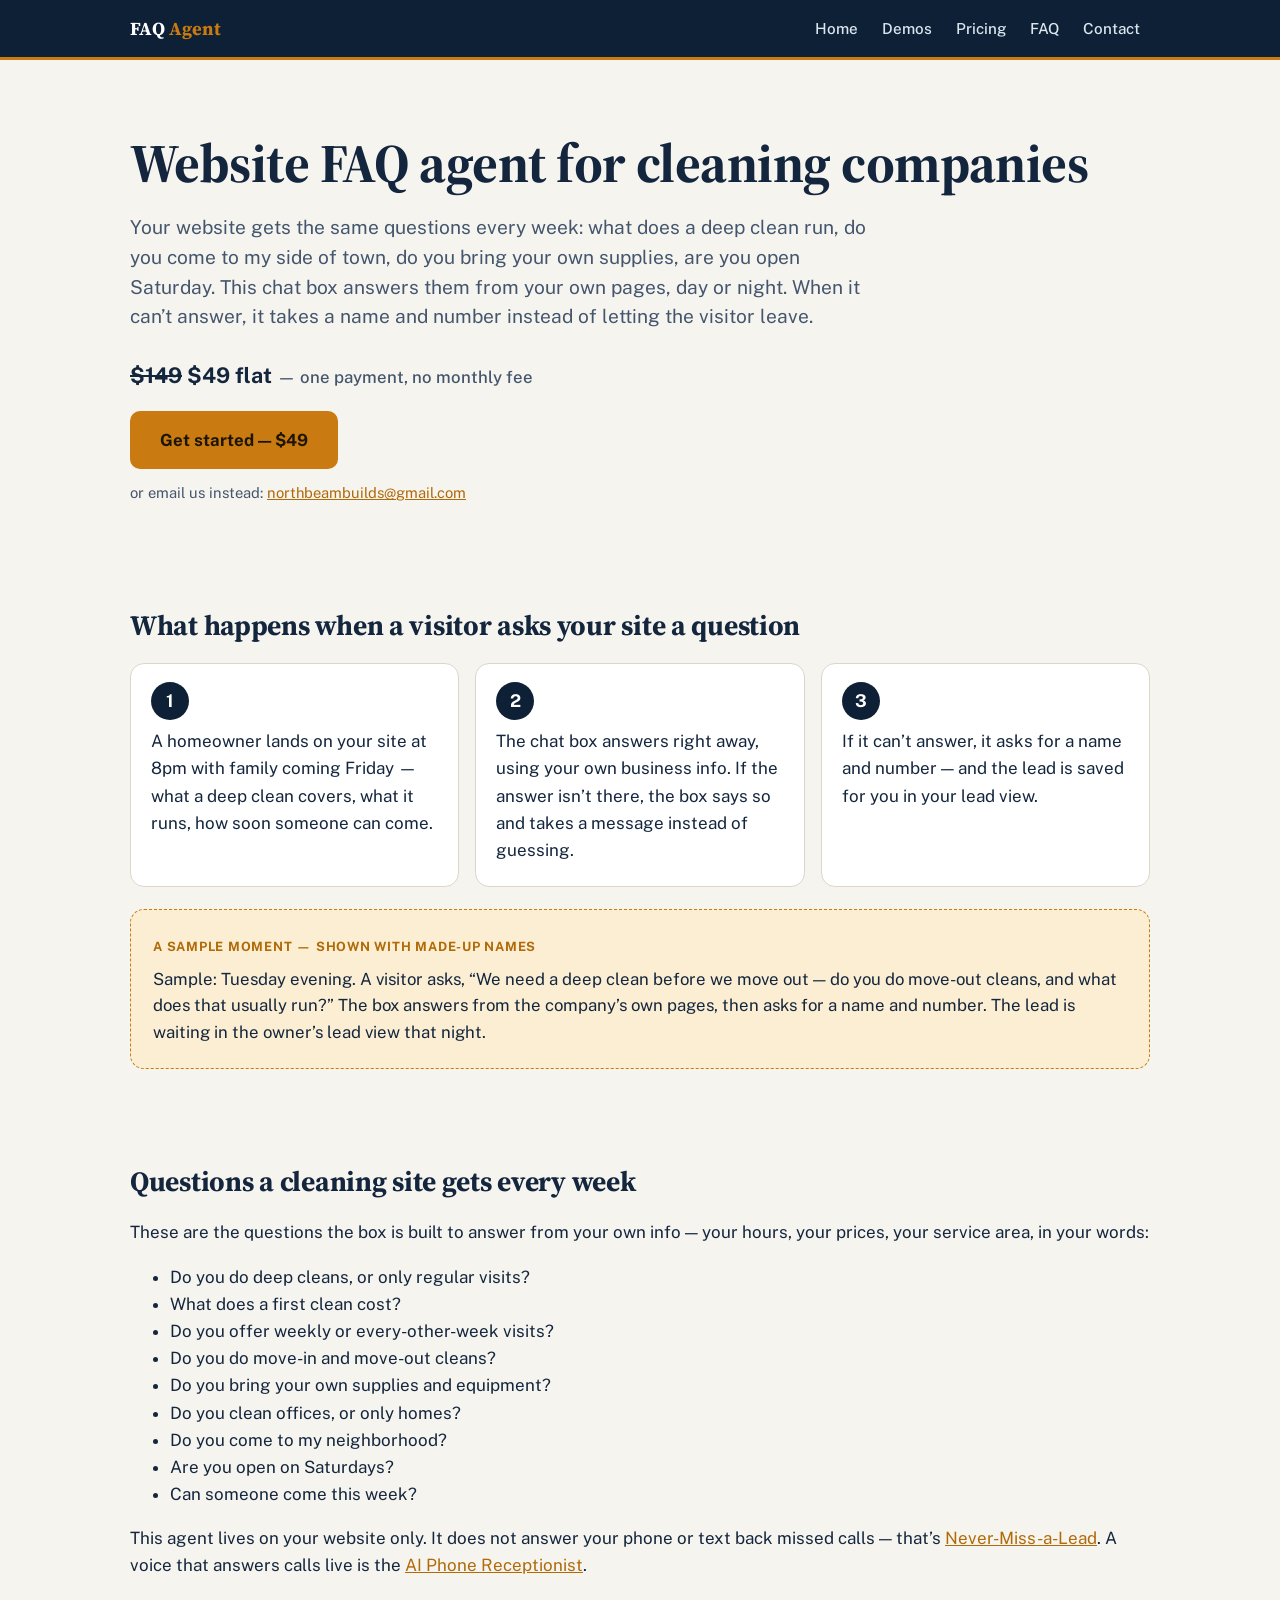
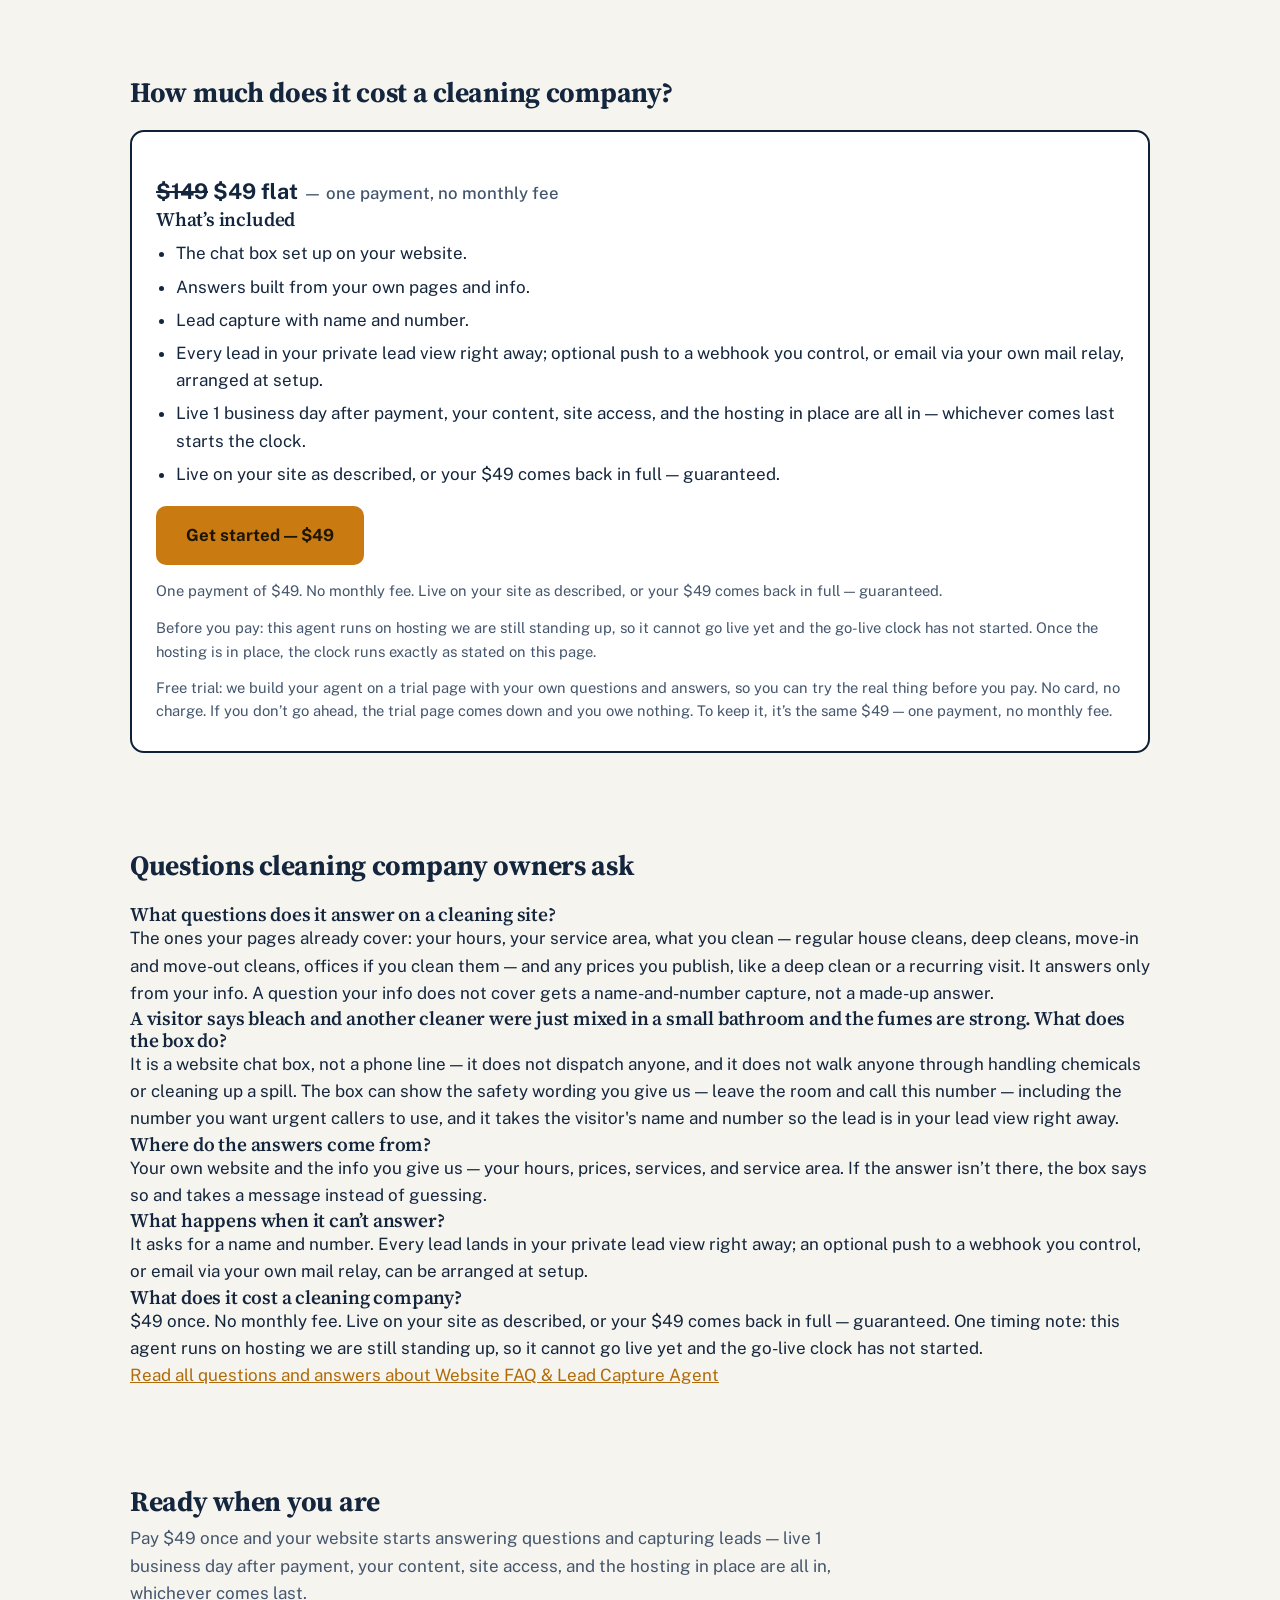
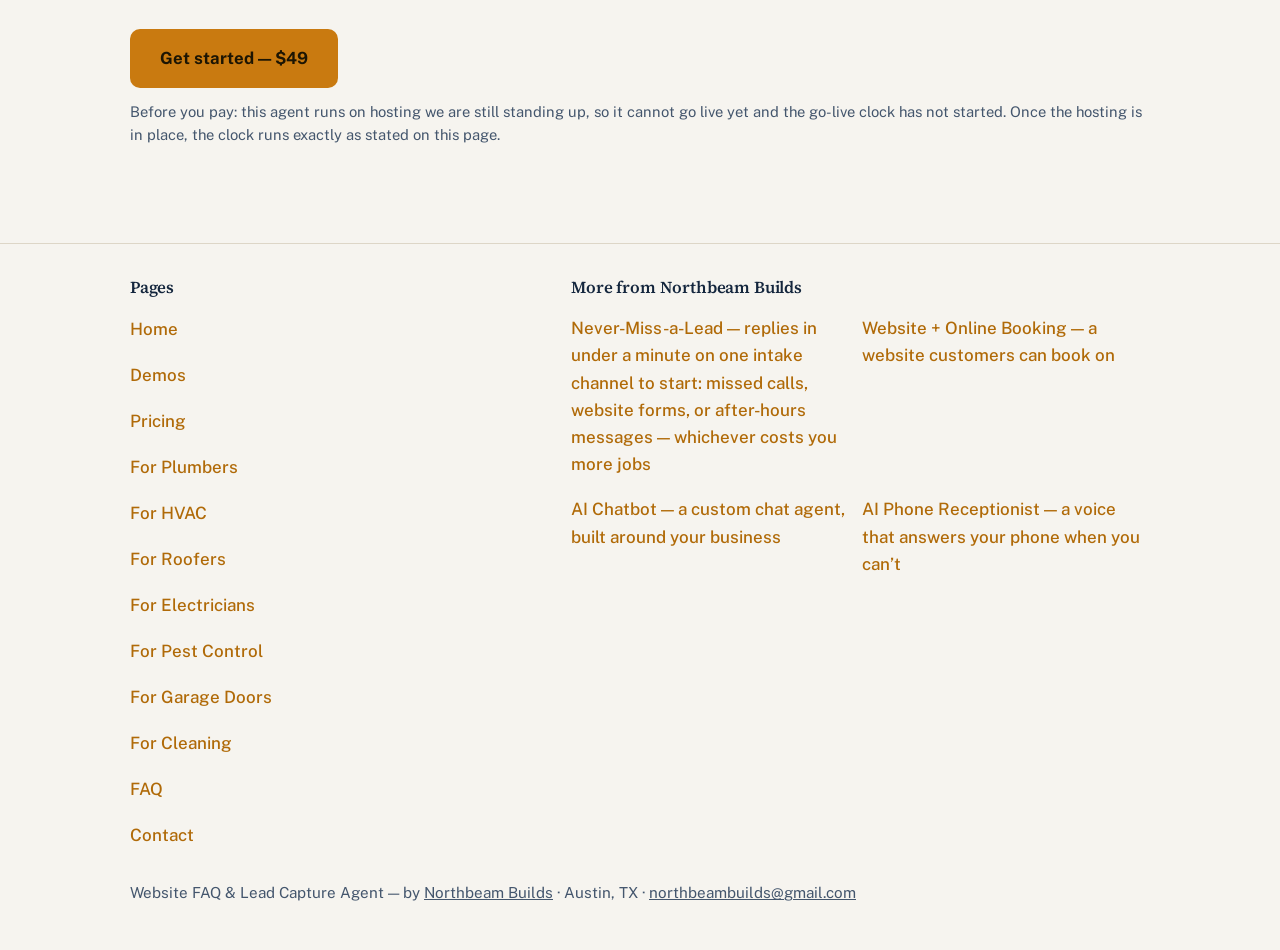
<file: for-cleaning/index.html>
<!doctype html>
<html lang="en">
  <head>
    <meta charset="utf-8" />
    <meta name="viewport" content="width=device-width, initial-scale=1, viewport-fit=cover" />
    <meta name="color-scheme" content="light dark" />
    <link rel="icon" href="data:," />
    <title>Website FAQ Agent for Cleaning Companies | Website FAQ & Lead Capture Agent</title>
    <meta name="description" content="A chat box for a cleaning company's website that answers hours, prices, and service questions from your own info — and takes a name and number. $49 flat." />
    <link rel="canonical" href="https://faqagent.northbeambuilds.com/for-cleaning/" />
    <meta property="og:title" content="Website FAQ Agent for Cleaning Companies | Website FAQ & Lead Capture Agent" />
    <meta property="og:description" content="A chat box for a cleaning company's website that answers hours, prices, and service questions from your own info — and takes a name and number. $49 flat." />
    <meta property="og:type" content="website" />
    <meta property="og:url" content="https://faqagent.northbeambuilds.com/for-cleaning/" />
    <meta name="twitter:card" content="summary" />
    <meta name="twitter:title" content="Website FAQ Agent for Cleaning Companies | Website FAQ & Lead Capture Agent" />
    <meta name="twitter:description" content="A chat box for a cleaning company's website that answers hours, prices, and service questions from your own info — and takes a name and number. $49 flat." />
    <meta name="twitter:url" content="https://faqagent.northbeambuilds.com/for-cleaning/" />
    <script type="application/ld+json">
{"@context": "https://schema.org", "@type": "SoftwareApplication", "name": "Website FAQ & Lead Capture Agent", "applicationCategory": "BusinessApplication", "operatingSystem": "Web", "description": "A chat box on a business\u2019s own website that answers questions from the business\u2019s own hours, prices, and services, and captures a name and number when it can\u2019t answer.", "offers": {"@type": "Offer", "priceCurrency": "USD", "price": "49", "priceSpecification": [{"@type": "UnitPriceSpecification", "price": "49", "priceCurrency": "USD", "name": "Flat price"}]}, "provider": {"@type": "Organization", "name": "Northbeam Builds", "email": "northbeambuilds@gmail.com", "address": {"@type": "PostalAddress", "addressLocality": "Austin", "addressRegion": "TX", "addressCountry": "US"}}}
    </script>
    <script type="application/ld+json">
{"@context": "https://schema.org", "@type": "FAQPage", "mainEntity": [{"@type": "Question", "name": "What questions does it answer on a cleaning site?", "acceptedAnswer": {"@type": "Answer", "text": "The ones your pages already cover: your hours, your service area, what you clean — regular house cleans, deep cleans, move-in and move-out cleans, offices if you clean them — and any prices you publish, like a deep clean or a recurring visit. It answers only from your info. A question your info does not cover gets a name-and-number capture, not a made-up answer."}}, {"@type": "Question", "name": "A visitor says bleach and another cleaner were just mixed in a small bathroom and the fumes are strong. What does the box do?", "acceptedAnswer": {"@type": "Answer", "text": "It is a website chat box, not a phone line — it does not dispatch anyone, and it does not walk anyone through handling chemicals or cleaning up a spill. The box can show the safety wording you give us — leave the room and call this number — including the number you want urgent callers to use, and it takes the visitor's name and number so the lead is in your lead view right away."}}, {"@type": "Question", "name": "Where do the answers come from?", "acceptedAnswer": {"@type": "Answer", "text": "Your own website and the info you give us — your hours, prices, services, and service area. If the answer isn’t there, the box says so and takes a message instead of guessing."}}, {"@type": "Question", "name": "What happens when it can’t answer?", "acceptedAnswer": {"@type": "Answer", "text": "It asks for a name and number. Every lead lands in your private lead view right away; an optional push to a webhook you control, or email via your own mail relay, can be arranged at setup."}}, {"@type": "Question", "name": "What does it cost a cleaning company?", "acceptedAnswer": {"@type": "Answer", "text": "$49 once. No monthly fee. Live on your site as described, or your $49 comes back in full — guaranteed. One timing note: this agent runs on hosting we are still standing up, so it cannot go live yet and the go-live clock has not started."}}]}
    </script>
    <link rel="preconnect" href="https://fonts.googleapis.com" />
    <link rel="preconnect" href="https://fonts.gstatic.com" crossorigin />
    <link href="https://fonts.googleapis.com/css2?family=Source+Serif+4:opsz,wght@8..60,600;8..60,700&family=Public+Sans:wght@400;500;600;700&display=swap" rel="stylesheet" />
    <link rel="stylesheet" href="/assets/site.css" />
  </head>
  <body>
    <header class="topbar">
      <div class="wrap">
        <a class="wordmark" href="/">FAQ <span>Agent</span></a>
        <button class="nav-toggle" type="button" aria-label="Open menu" aria-expanded="false" aria-controls="main-nav" id="nav-toggle">
          <span class="bars" aria-hidden="true"><span></span><span></span><span></span></span>
        </button>
        <nav class="topnav" id="main-nav" aria-label="Main site">
          <a href="/">Home</a>
          <a href="/demos/">Demos</a>
          <a href="/pricing/">Pricing</a>
          <a href="/faq/">FAQ</a>
          <a href="/contact/">Contact</a>
        </nav>
      </div>
    </header>

    <main>
      <div class="wrap">
        <div class="hero">
          <h1>Website FAQ agent for cleaning companies</h1>
          <p class="purpose">Your website gets the same questions every week: what does a deep clean run, do you come to my side of town, do you bring your own supplies, are you open Saturday. This chat box answers them from your own pages, day or night. When it can’t answer, it takes a name and number instead of letting the visitor leave.</p>
          <p class="price-line"><s>$149</s> $49 flat <span class="per">— one payment, no monthly fee</span></p>
          <div class="cta-row">
            <a class="btn" href="https://buy.stripe.com/aFa4gz04s19ifIS3J4gYU01" target="_blank" rel="noopener">Get started — $49</a>
          </div>
          <p class="buy-note">or email us instead: <a href="mailto:northbeambuilds@gmail.com">northbeambuilds@gmail.com</a></p>
        </div>
        <section aria-labelledby="what-heading">
          <div class="section-head">
            <h2 id="what-heading">What happens when a visitor asks your site a question</h2>
          </div>
          <ol class="steps">
            <li>A homeowner lands on your site at 8pm with family coming Friday — what a deep clean covers, what it runs, how soon someone can come.</li>
            <li>The chat box answers right away, using your own business info. If the answer isn’t there, the box says so and takes a message instead of guessing.</li>
            <li>If it can’t answer, it asks for a name and number — and the lead is saved for you in your lead view.</li>
          </ol>
          <div class="sample">
            <p><span class="tag">A sample moment — shown with made-up names</span></p>
            <p>Sample: Tuesday evening. A visitor asks, “We need a deep clean before we move out — do you do move-out cleans, and what does that usually run?” The box answers from the company’s own pages, then asks for a name and number. The lead is waiting in the owner’s lead view that night.</p>
          </div>
        </section>

        <section aria-labelledby="questions-heading">
          <div class="section-head">
            <h2 id="questions-heading">Questions a cleaning site gets every week</h2>
          </div>
          <p>These are the questions the box is built to answer from your own info — your hours, your prices, your service area, in your words:</p>
          <ul>
            <li>Do you do deep cleans, or only regular visits?</li>
            <li>What does a first clean cost?</li>
            <li>Do you offer weekly or every-other-week visits?</li>
            <li>Do you do move-in and move-out cleans?</li>
            <li>Do you bring your own supplies and equipment?</li>
            <li>Do you clean offices, or only homes?</li>
            <li>Do you come to my neighborhood?</li>
            <li>Are you open on Saturdays?</li>
            <li>Can someone come this week?</li>
          </ul>
          <p class="note">This agent lives on your website only. It does not answer your phone or text back missed calls — that’s <a href="https://nevermiss.northbeambuilds.com/">Never-Miss-a-Lead</a>. A voice that answers calls live is the <a href="https://receptionist.northbeambuilds.com/">AI Phone Receptionist</a>.</p>
        </section>

        <section aria-labelledby="price-heading">
          <div class="section-head">
            <h2 id="price-heading">How much does it cost a cleaning company?</h2>
          </div>
          <div class="price-box">
            <p class="price-line"><s>$149</s> $49 flat <span class="per">— one payment, no monthly fee</span></p>
            <h3>What’s included</h3>
            <ul>
              <li>The chat box set up on your website.</li>
              <li>Answers built from your own pages and info.</li>
              <li>Lead capture with name and number.</li>
              <li>Every lead in your private lead view right away; optional push to a webhook you control, or email via your own mail relay, arranged at setup.</li>
              <li>Live 1 business day after payment, your content, site access, and the hosting in place are all in — whichever comes last starts the clock.</li>
              <li>Live on your site as described, or your $49 comes back in full — guaranteed.</li>
            </ul>
            <div class="cta-row">
              <a class="btn" href="https://buy.stripe.com/aFa4gz04s19ifIS3J4gYU01" target="_blank" rel="noopener">Get started — $49</a>
            </div>
            <p class="buy-note">One payment of $49. No monthly fee. Live on your site as described, or your $49 comes back in full — guaranteed.</p>
            <p class="buy-note">Before you pay: this agent runs on hosting we are still standing up, so it cannot go live yet and the go-live clock has not started. Once the hosting is in place, the clock runs exactly as stated on this page.</p>
            <p class="trial-note">Free trial: we build your agent on a trial page with your own questions and answers, so you can try the real thing before you pay. No card, no charge. If you don’t go ahead, the trial page comes down and you owe nothing. To keep it, it’s the same $49 — one payment, no monthly fee.</p>
          </div>
        </section>

        <section aria-labelledby="faq-heading">
          <div class="section-head">
            <h2 id="faq-heading">Questions cleaning company owners ask</h2>
          </div>
            <div class="faq-item"><h3>What questions does it answer on a cleaning site?</h3><p>The ones your pages already cover: your hours, your service area, what you clean — regular house cleans, deep cleans, move-in and move-out cleans, offices if you clean them — and any prices you publish, like a deep clean or a recurring visit. It answers only from your info. A question your info does not cover gets a name-and-number capture, not a made-up answer.</p></div>
            <div class="faq-item"><h3>A visitor says bleach and another cleaner were just mixed in a small bathroom and the fumes are strong. What does the box do?</h3><p>It is a website chat box, not a phone line — it does not dispatch anyone, and it does not walk anyone through handling chemicals or cleaning up a spill. The box can show the safety wording you give us — leave the room and call this number — including the number you want urgent callers to use, and it takes the visitor's name and number so the lead is in your lead view right away.</p></div>
            <div class="faq-item"><h3>Where do the answers come from?</h3><p>Your own website and the info you give us — your hours, prices, services, and service area. If the answer isn’t there, the box says so and takes a message instead of guessing.</p></div>
            <div class="faq-item"><h3>What happens when it can’t answer?</h3><p>It asks for a name and number. Every lead lands in your private lead view right away; an optional push to a webhook you control, or email via your own mail relay, can be arranged at setup.</p></div>
            <div class="faq-item"><h3>What does it cost a cleaning company?</h3><p>$49 once. No monthly fee. Live on your site as described, or your $49 comes back in full — guaranteed. One timing note: this agent runs on hosting we are still standing up, so it cannot go live yet and the go-live clock has not started.</p></div>
          <p><a href="/faq/">Read all questions and answers about Website FAQ & Lead Capture Agent</a></p>
        </section>

        <section aria-label="Get started">
          <div class="section-head">
            <h2>Ready when you are</h2>
            <p>Pay $49 once and your website starts answering questions and capturing leads — live 1 business day after payment, your content, site access, and the hosting in place are all in, whichever comes last.</p>
          </div>
          <div class="cta-row">
            <a class="btn" href="https://buy.stripe.com/aFa4gz04s19ifIS3J4gYU01" target="_blank" rel="noopener">Get started — $49</a>
          </div>
          <p class="buy-note">Before you pay: this agent runs on hosting we are still standing up, so it cannot go live yet and the go-live clock has not started. Once the hosting is in place, the clock runs exactly as stated on this page.</p>
        </section>
      </div>
    </main>
    <footer>
      <div class="wrap">
        <div class="footer-grid">
          <nav aria-label="Site pages">
            <h3>Pages</h3>
            <ul class="sitemap-list">
              <li><a href="/">Home</a></li>
              <li><a href="/demos/">Demos</a></li>
              <li><a href="/pricing/">Pricing</a></li>
              <li><a href="/for-plumbers/">For Plumbers</a></li>
              <li><a href="/for-hvac/">For HVAC</a></li>
              <li><a href="/for-roofers/">For Roofers</a></li>
              <li><a href="/for-electricians/">For Electricians</a></li>
              <li><a href="/for-pest-control/">For Pest Control</a></li>
              <li><a href="/for-garage-doors/">For Garage Doors</a></li>
              <li><a href="/for-cleaning/">For Cleaning</a></li>
              <li><a href="/faq/">FAQ</a></li>
              <li><a href="/contact/">Contact</a></li>
            </ul>
          </nav>
          <nav aria-label="More from Northbeam Builds">
            <h3>More from Northbeam Builds</h3>
            <ul class="tool-list">
              <li><a href="https://nevermiss.northbeambuilds.com/">Never-Miss-a-Lead — replies in under a minute on one intake channel to start: missed calls, website forms, or after-hours messages — whichever costs you more jobs</a></li>
              <li><a href="https://booking.northbeambuilds.com/">Website + Online Booking — a website customers can book on</a></li>
              <li><a href="https://chatbot.northbeambuilds.com/">AI Chatbot — a custom chat agent, built around your business</a></li>
              <li><a href="https://receptionist.northbeambuilds.com/">AI Phone Receptionist — a voice that answers your phone when you can’t</a></li>
            </ul>
          </nav>
        </div>
        <p class="footer-line">Website FAQ & Lead Capture Agent — by <a href="https://northbeambuilds.com">Northbeam Builds</a> · Austin, TX · <a href="mailto:northbeambuilds@gmail.com">northbeambuilds@gmail.com</a></p>
      </div>
    </footer>
    <script src="/assets/site.js"></script>
  </body>
</html>
</file>
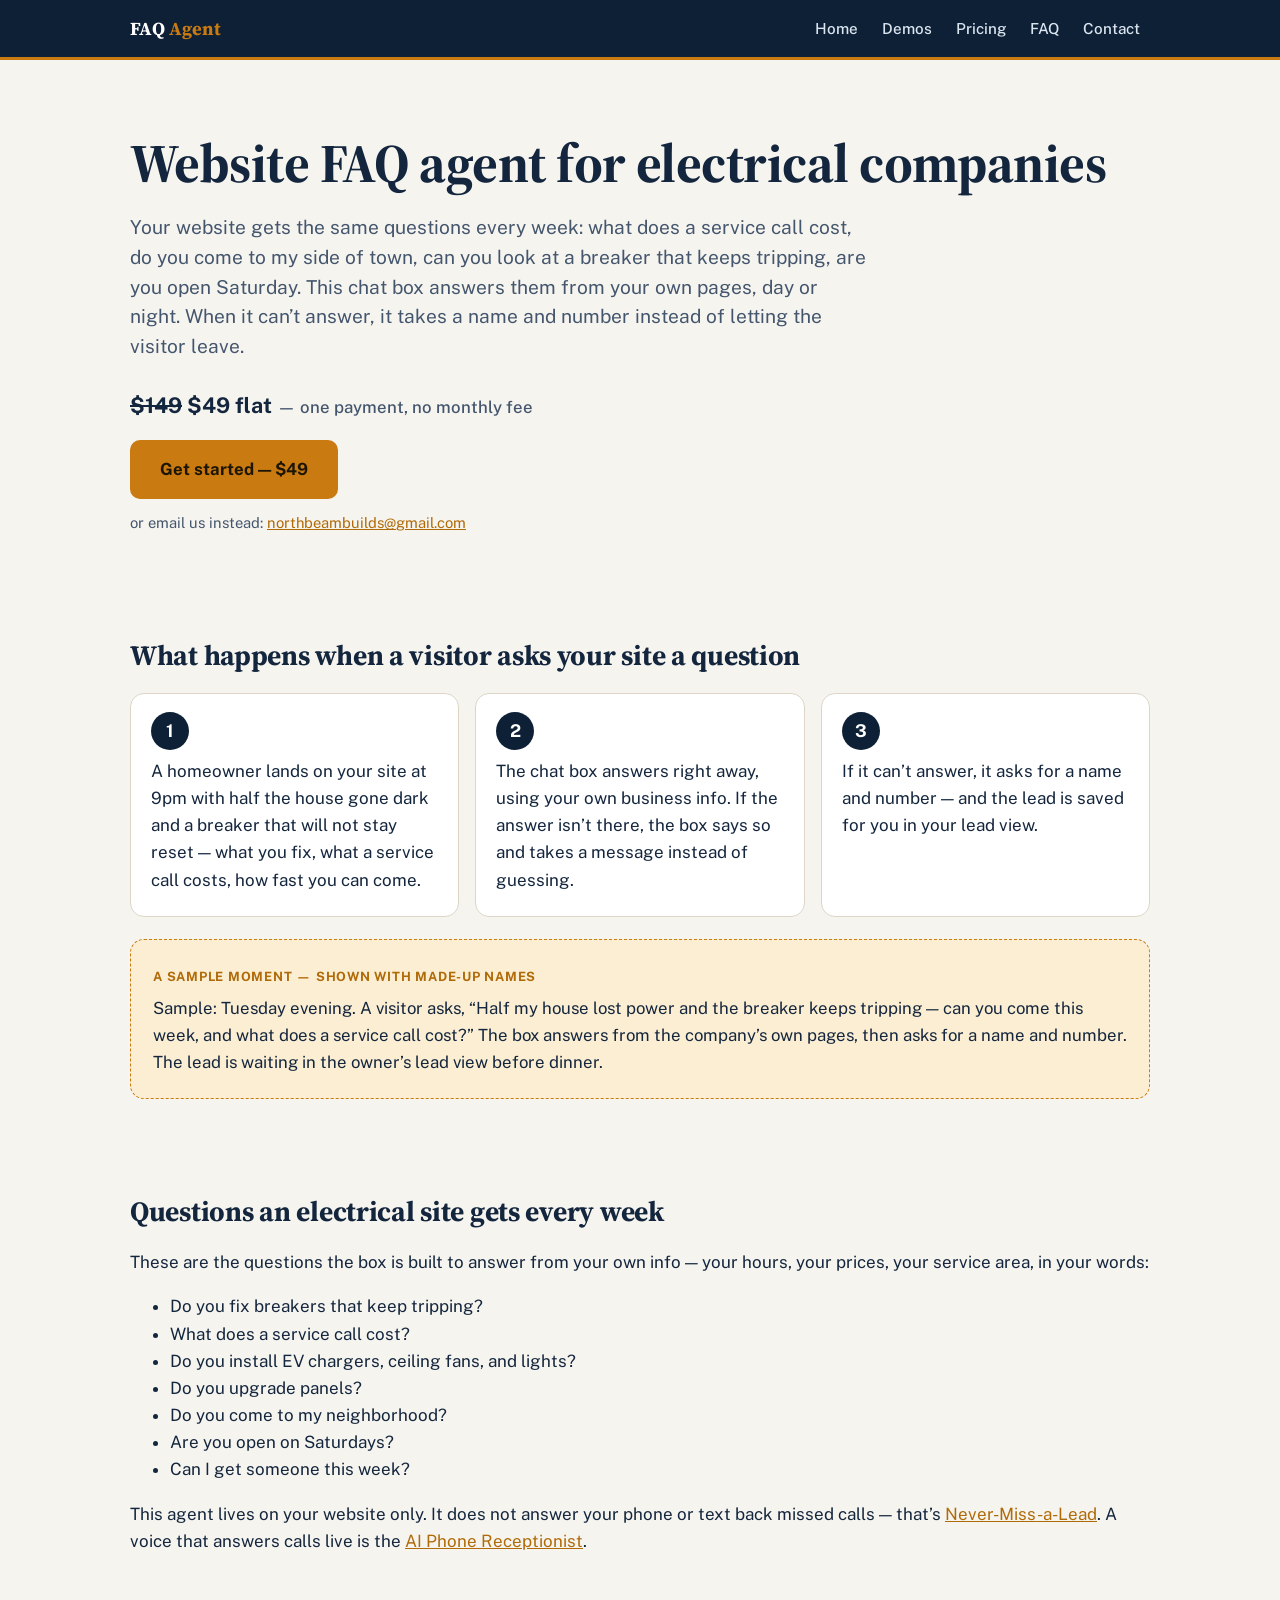
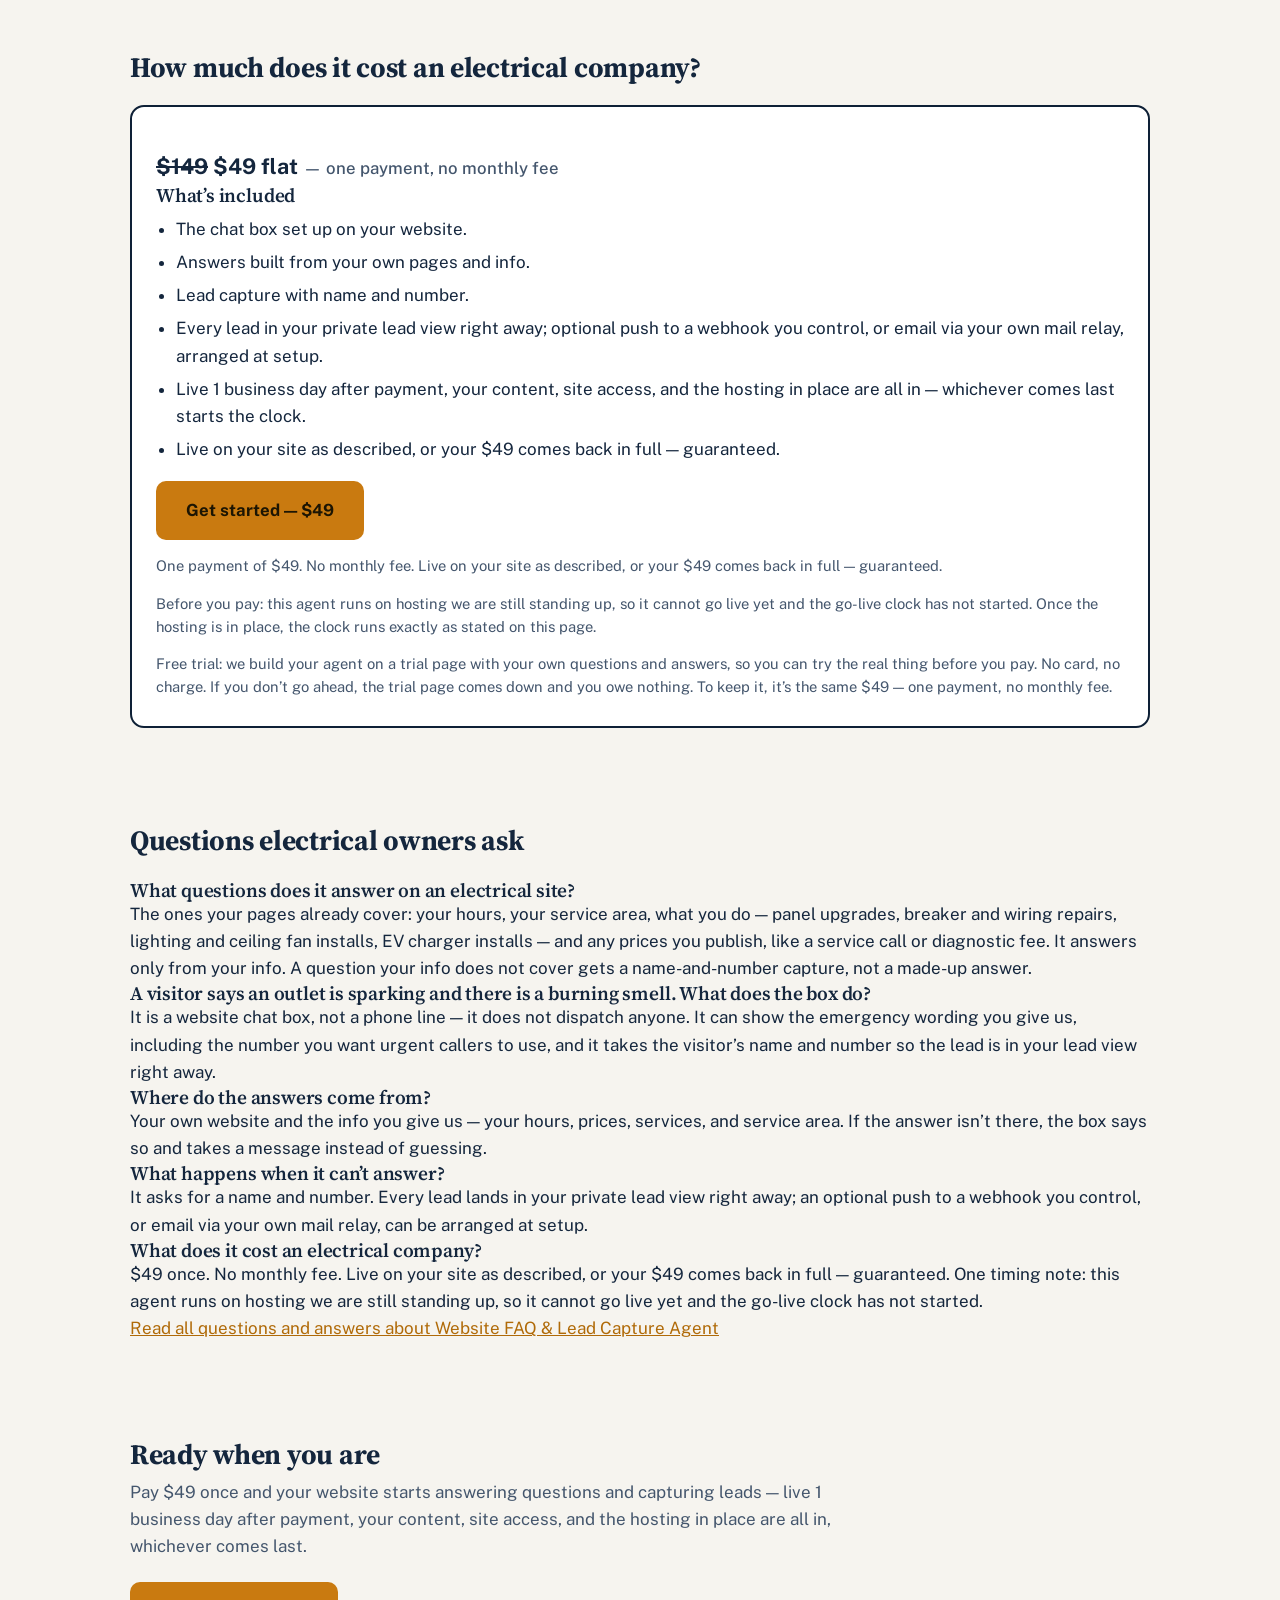
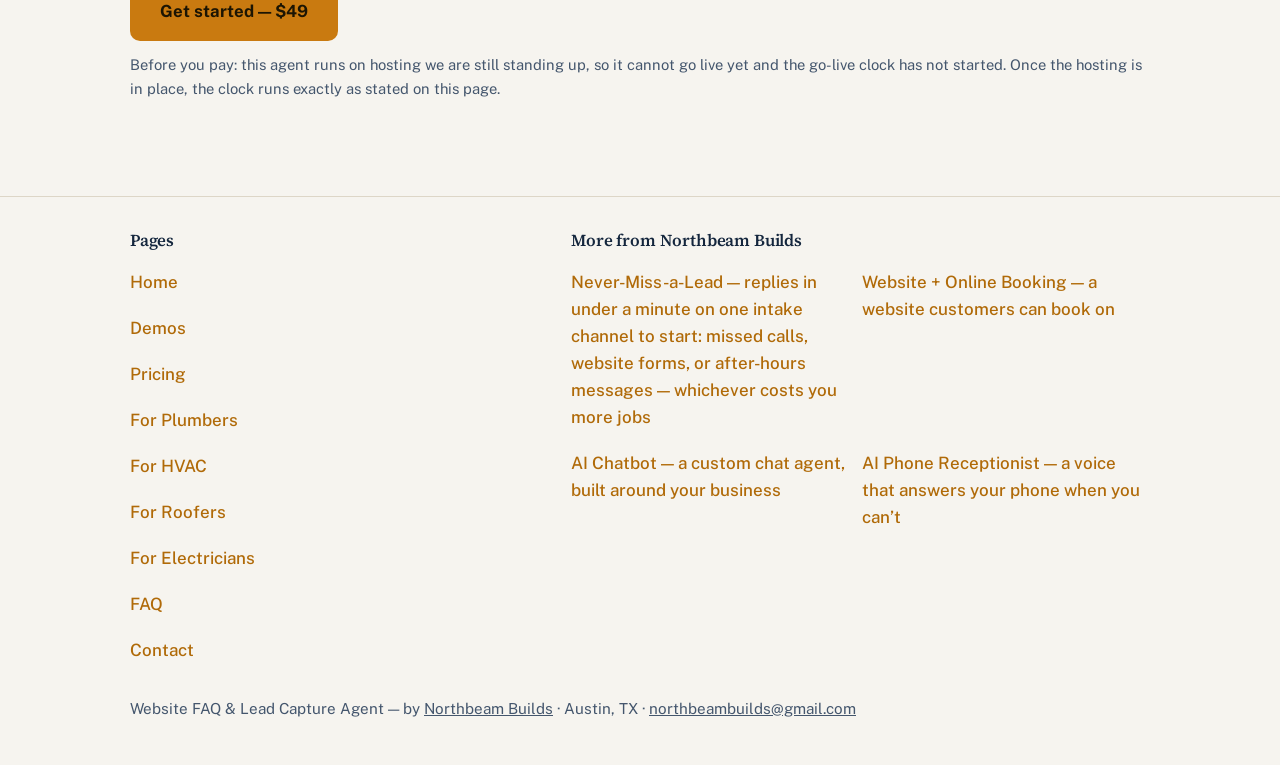
<file: for-electricians/index.html>
<!doctype html>
<html lang="en">
  <head>
    <meta charset="utf-8" />
    <meta name="viewport" content="width=device-width, initial-scale=1, viewport-fit=cover" />
    <meta name="color-scheme" content="light dark" />
    <link rel="icon" href="data:," />
    <title>Website FAQ Agent for Electrical Companies | Website FAQ & Lead Capture Agent</title>
    <meta name="description" content="A chat box for an electrical company's website that answers hours, prices, and service questions from your own info — and takes a name and number. $49 flat." />
    <link rel="canonical" href="https://faqagent.northbeambuilds.com/for-electricians/" />
    <meta property="og:title" content="Website FAQ Agent for Electrical Companies | Website FAQ & Lead Capture Agent" />
    <meta property="og:description" content="A chat box for an electrical company's website that answers hours, prices, and service questions from your own info — and takes a name and number. $49 flat." />
    <meta property="og:type" content="website" />
    <meta property="og:url" content="https://faqagent.northbeambuilds.com/for-electricians/" />
    <meta name="twitter:card" content="summary" />
    <meta name="twitter:title" content="Website FAQ Agent for Electrical Companies | Website FAQ & Lead Capture Agent" />
    <meta name="twitter:description" content="A chat box for an electrical company's website that answers hours, prices, and service questions from your own info — and takes a name and number. $49 flat." />
    <meta name="twitter:url" content="https://faqagent.northbeambuilds.com/for-electricians/" />
    <script type="application/ld+json">
{"@context": "https://schema.org", "@type": "SoftwareApplication", "name": "Website FAQ & Lead Capture Agent", "applicationCategory": "BusinessApplication", "operatingSystem": "Web", "description": "A chat box on a business\u2019s own website that answers questions from the business\u2019s own hours, prices, and services, and captures a name and number when it can\u2019t answer.", "offers": {"@type": "Offer", "priceCurrency": "USD", "price": "49", "priceSpecification": [{"@type": "UnitPriceSpecification", "price": "49", "priceCurrency": "USD", "name": "Flat price"}]}, "provider": {"@type": "Organization", "name": "Northbeam Builds", "email": "northbeambuilds@gmail.com", "address": {"@type": "PostalAddress", "addressLocality": "Austin", "addressRegion": "TX", "addressCountry": "US"}}}
    </script>
    <script type="application/ld+json">
{"@context": "https://schema.org", "@type": "FAQPage", "mainEntity": [{"@type": "Question", "name": "What questions does it answer on an electrical site?", "acceptedAnswer": {"@type": "Answer", "text": "The ones your pages already cover: your hours, your service area, what you do — panel upgrades, breaker and wiring repairs, lighting and ceiling fan installs, EV charger installs — and any prices you publish, like a service call or diagnostic fee. It answers only from your info. A question your info does not cover gets a name-and-number capture, not a made-up answer."}}, {"@type": "Question", "name": "A visitor says an outlet is sparking and there is a burning smell. What does the box do?", "acceptedAnswer": {"@type": "Answer", "text": "It is a website chat box, not a phone line — it does not dispatch anyone. It can show the emergency wording you give us, including the number you want urgent callers to use, and it takes the visitor’s name and number so the lead is in your lead view right away."}}, {"@type": "Question", "name": "Where do the answers come from?", "acceptedAnswer": {"@type": "Answer", "text": "Your own website and the info you give us — your hours, prices, services, and service area. If the answer isn’t there, the box says so and takes a message instead of guessing."}}, {"@type": "Question", "name": "What happens when it can’t answer?", "acceptedAnswer": {"@type": "Answer", "text": "It asks for a name and number. Every lead lands in your private lead view right away; an optional push to a webhook you control, or email via your own mail relay, can be arranged at setup."}}, {"@type": "Question", "name": "What does it cost an electrical company?", "acceptedAnswer": {"@type": "Answer", "text": "$49 once. No monthly fee. Live on your site as described, or your $49 comes back in full — guaranteed. One timing note: this agent runs on hosting we are still standing up, so it cannot go live yet and the go-live clock has not started."}}]}
    </script>
    <link rel="preconnect" href="https://fonts.googleapis.com" />
    <link rel="preconnect" href="https://fonts.gstatic.com" crossorigin />
    <link href="https://fonts.googleapis.com/css2?family=Source+Serif+4:opsz,wght@8..60,600;8..60,700&family=Public+Sans:wght@400;500;600;700&display=swap" rel="stylesheet" />
    <link rel="stylesheet" href="/assets/site.css" />
  </head>
  <body>
    <header class="topbar">
      <div class="wrap">
        <a class="wordmark" href="/">FAQ <span>Agent</span></a>
        <button class="nav-toggle" type="button" aria-label="Open menu" aria-expanded="false" aria-controls="main-nav" id="nav-toggle">
          <span class="bars" aria-hidden="true"><span></span><span></span><span></span></span>
        </button>
        <nav class="topnav" id="main-nav" aria-label="Main site">
          <a href="/">Home</a>
          <a href="/demos/">Demos</a>
          <a href="/pricing/">Pricing</a>
          <a href="/faq/">FAQ</a>
          <a href="/contact/">Contact</a>
        </nav>
      </div>
    </header>

    <main>
      <div class="wrap">
        <div class="hero">
          <h1>Website FAQ agent for electrical companies</h1>
          <p class="purpose">Your website gets the same questions every week: what does a service call cost, do you come to my side of town, can you look at a breaker that keeps tripping, are you open Saturday. This chat box answers them from your own pages, day or night. When it can’t answer, it takes a name and number instead of letting the visitor leave.</p>
          <p class="price-line"><s>$149</s> $49 flat <span class="per">— one payment, no monthly fee</span></p>
          <div class="cta-row">
            <a class="btn" href="https://buy.stripe.com/aFa4gz04s19ifIS3J4gYU01" target="_blank" rel="noopener">Get started — $49</a>
          </div>
          <p class="buy-note">or email us instead: <a href="mailto:northbeambuilds@gmail.com">northbeambuilds@gmail.com</a></p>
        </div>
        <section aria-labelledby="what-heading">
          <div class="section-head">
            <h2 id="what-heading">What happens when a visitor asks your site a question</h2>
          </div>
          <ol class="steps">
            <li>A homeowner lands on your site at 9pm with half the house gone dark and a breaker that will not stay reset — what you fix, what a service call costs, how fast you can come.</li>
            <li>The chat box answers right away, using your own business info. If the answer isn’t there, the box says so and takes a message instead of guessing.</li>
            <li>If it can’t answer, it asks for a name and number — and the lead is saved for you in your lead view.</li>
          </ol>
          <div class="sample">
            <p><span class="tag">A sample moment — shown with made-up names</span></p>
            <p>Sample: Tuesday evening. A visitor asks, “Half my house lost power and the breaker keeps tripping — can you come this week, and what does a service call cost?” The box answers from the company’s own pages, then asks for a name and number. The lead is waiting in the owner’s lead view before dinner.</p>
          </div>
        </section>

        <section aria-labelledby="questions-heading">
          <div class="section-head">
            <h2 id="questions-heading">Questions an electrical site gets every week</h2>
          </div>
          <p>These are the questions the box is built to answer from your own info — your hours, your prices, your service area, in your words:</p>
          <ul>
            <li>Do you fix breakers that keep tripping?</li>
            <li>What does a service call cost?</li>
            <li>Do you install EV chargers, ceiling fans, and lights?</li>
            <li>Do you upgrade panels?</li>
            <li>Do you come to my neighborhood?</li>
            <li>Are you open on Saturdays?</li>
            <li>Can I get someone this week?</li>
          </ul>
          <p class="note">This agent lives on your website only. It does not answer your phone or text back missed calls — that’s <a href="https://nevermiss.northbeambuilds.com/">Never-Miss-a-Lead</a>. A voice that answers calls live is the <a href="https://receptionist.northbeambuilds.com/">AI Phone Receptionist</a>.</p>
        </section>

        <section aria-labelledby="price-heading">
          <div class="section-head">
            <h2 id="price-heading">How much does it cost an electrical company?</h2>
          </div>
          <div class="price-box">
            <p class="price-line"><s>$149</s> $49 flat <span class="per">— one payment, no monthly fee</span></p>
            <h3>What’s included</h3>
            <ul>
              <li>The chat box set up on your website.</li>
              <li>Answers built from your own pages and info.</li>
              <li>Lead capture with name and number.</li>
              <li>Every lead in your private lead view right away; optional push to a webhook you control, or email via your own mail relay, arranged at setup.</li>
              <li>Live 1 business day after payment, your content, site access, and the hosting in place are all in — whichever comes last starts the clock.</li>
              <li>Live on your site as described, or your $49 comes back in full — guaranteed.</li>
            </ul>
            <div class="cta-row">
              <a class="btn" href="https://buy.stripe.com/aFa4gz04s19ifIS3J4gYU01" target="_blank" rel="noopener">Get started — $49</a>
            </div>
            <p class="buy-note">One payment of $49. No monthly fee. Live on your site as described, or your $49 comes back in full — guaranteed.</p>
            <p class="buy-note">Before you pay: this agent runs on hosting we are still standing up, so it cannot go live yet and the go-live clock has not started. Once the hosting is in place, the clock runs exactly as stated on this page.</p>
            <p class="trial-note">Free trial: we build your agent on a trial page with your own questions and answers, so you can try the real thing before you pay. No card, no charge. If you don’t go ahead, the trial page comes down and you owe nothing. To keep it, it’s the same $49 — one payment, no monthly fee.</p>
          </div>
        </section>

        <section aria-labelledby="faq-heading">
          <div class="section-head">
            <h2 id="faq-heading">Questions electrical owners ask</h2>
          </div>
            <div class="faq-item"><h3>What questions does it answer on an electrical site?</h3><p>The ones your pages already cover: your hours, your service area, what you do — panel upgrades, breaker and wiring repairs, lighting and ceiling fan installs, EV charger installs — and any prices you publish, like a service call or diagnostic fee. It answers only from your info. A question your info does not cover gets a name-and-number capture, not a made-up answer.</p></div>
            <div class="faq-item"><h3>A visitor says an outlet is sparking and there is a burning smell. What does the box do?</h3><p>It is a website chat box, not a phone line — it does not dispatch anyone. It can show the emergency wording you give us, including the number you want urgent callers to use, and it takes the visitor’s name and number so the lead is in your lead view right away.</p></div>
            <div class="faq-item"><h3>Where do the answers come from?</h3><p>Your own website and the info you give us — your hours, prices, services, and service area. If the answer isn’t there, the box says so and takes a message instead of guessing.</p></div>
            <div class="faq-item"><h3>What happens when it can’t answer?</h3><p>It asks for a name and number. Every lead lands in your private lead view right away; an optional push to a webhook you control, or email via your own mail relay, can be arranged at setup.</p></div>
            <div class="faq-item"><h3>What does it cost an electrical company?</h3><p>$49 once. No monthly fee. Live on your site as described, or your $49 comes back in full — guaranteed. One timing note: this agent runs on hosting we are still standing up, so it cannot go live yet and the go-live clock has not started.</p></div>
          <p><a href="/faq/">Read all questions and answers about Website FAQ & Lead Capture Agent</a></p>
        </section>

        <section aria-label="Get started">
          <div class="section-head">
            <h2>Ready when you are</h2>
            <p>Pay $49 once and your website starts answering questions and capturing leads — live 1 business day after payment, your content, site access, and the hosting in place are all in, whichever comes last.</p>
          </div>
          <div class="cta-row">
            <a class="btn" href="https://buy.stripe.com/aFa4gz04s19ifIS3J4gYU01" target="_blank" rel="noopener">Get started — $49</a>
          </div>
          <p class="buy-note">Before you pay: this agent runs on hosting we are still standing up, so it cannot go live yet and the go-live clock has not started. Once the hosting is in place, the clock runs exactly as stated on this page.</p>
        </section>
      </div>
    </main>
    <footer>
      <div class="wrap">
        <div class="footer-grid">
          <nav aria-label="Site pages">
            <h3>Pages</h3>
            <ul class="sitemap-list">
              <li><a href="/">Home</a></li>
              <li><a href="/demos/">Demos</a></li>
              <li><a href="/pricing/">Pricing</a></li>
              <li><a href="/for-plumbers/">For Plumbers</a></li>
              <li><a href="/for-hvac/">For HVAC</a></li>
              <li><a href="/for-roofers/">For Roofers</a></li>
              <li><a href="/for-electricians/">For Electricians</a></li>
              <li><a href="/faq/">FAQ</a></li>
              <li><a href="/contact/">Contact</a></li>
            </ul>
          </nav>
          <nav aria-label="More from Northbeam Builds">
            <h3>More from Northbeam Builds</h3>
            <ul class="tool-list">
              <li><a href="https://nevermiss.northbeambuilds.com/">Never-Miss-a-Lead — replies in under a minute on one intake channel to start: missed calls, website forms, or after-hours messages — whichever costs you more jobs</a></li>
              <li><a href="https://booking.northbeambuilds.com/">Website + Online Booking — a website customers can book on</a></li>
              <li><a href="https://chatbot.northbeambuilds.com/">AI Chatbot — a custom chat agent, built around your business</a></li>
              <li><a href="https://receptionist.northbeambuilds.com/">AI Phone Receptionist — a voice that answers your phone when you can’t</a></li>
            </ul>
          </nav>
        </div>
        <p class="footer-line">Website FAQ & Lead Capture Agent — by <a href="https://northbeambuilds.com">Northbeam Builds</a> · Austin, TX · <a href="mailto:northbeambuilds@gmail.com">northbeambuilds@gmail.com</a></p>
      </div>
    </footer>
    <script src="/assets/site.js"></script>
  </body>
</html>
</file>
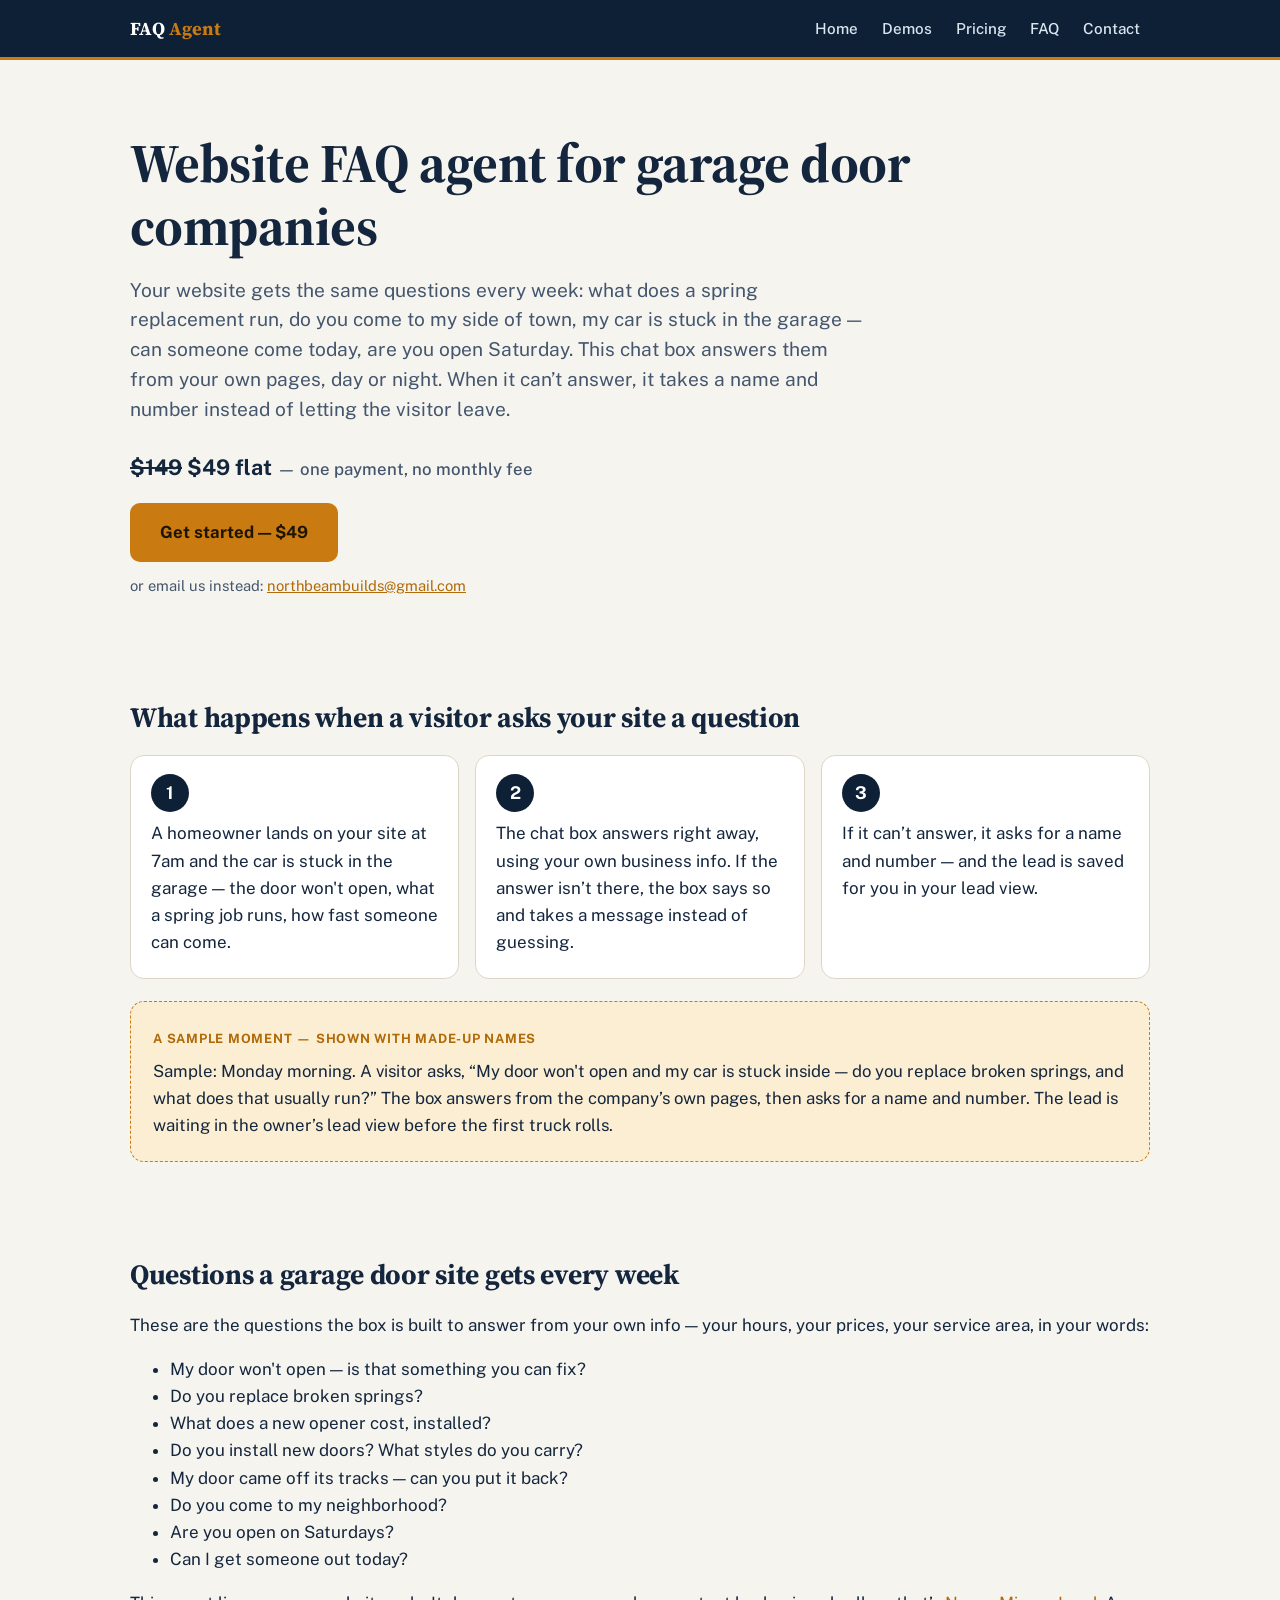
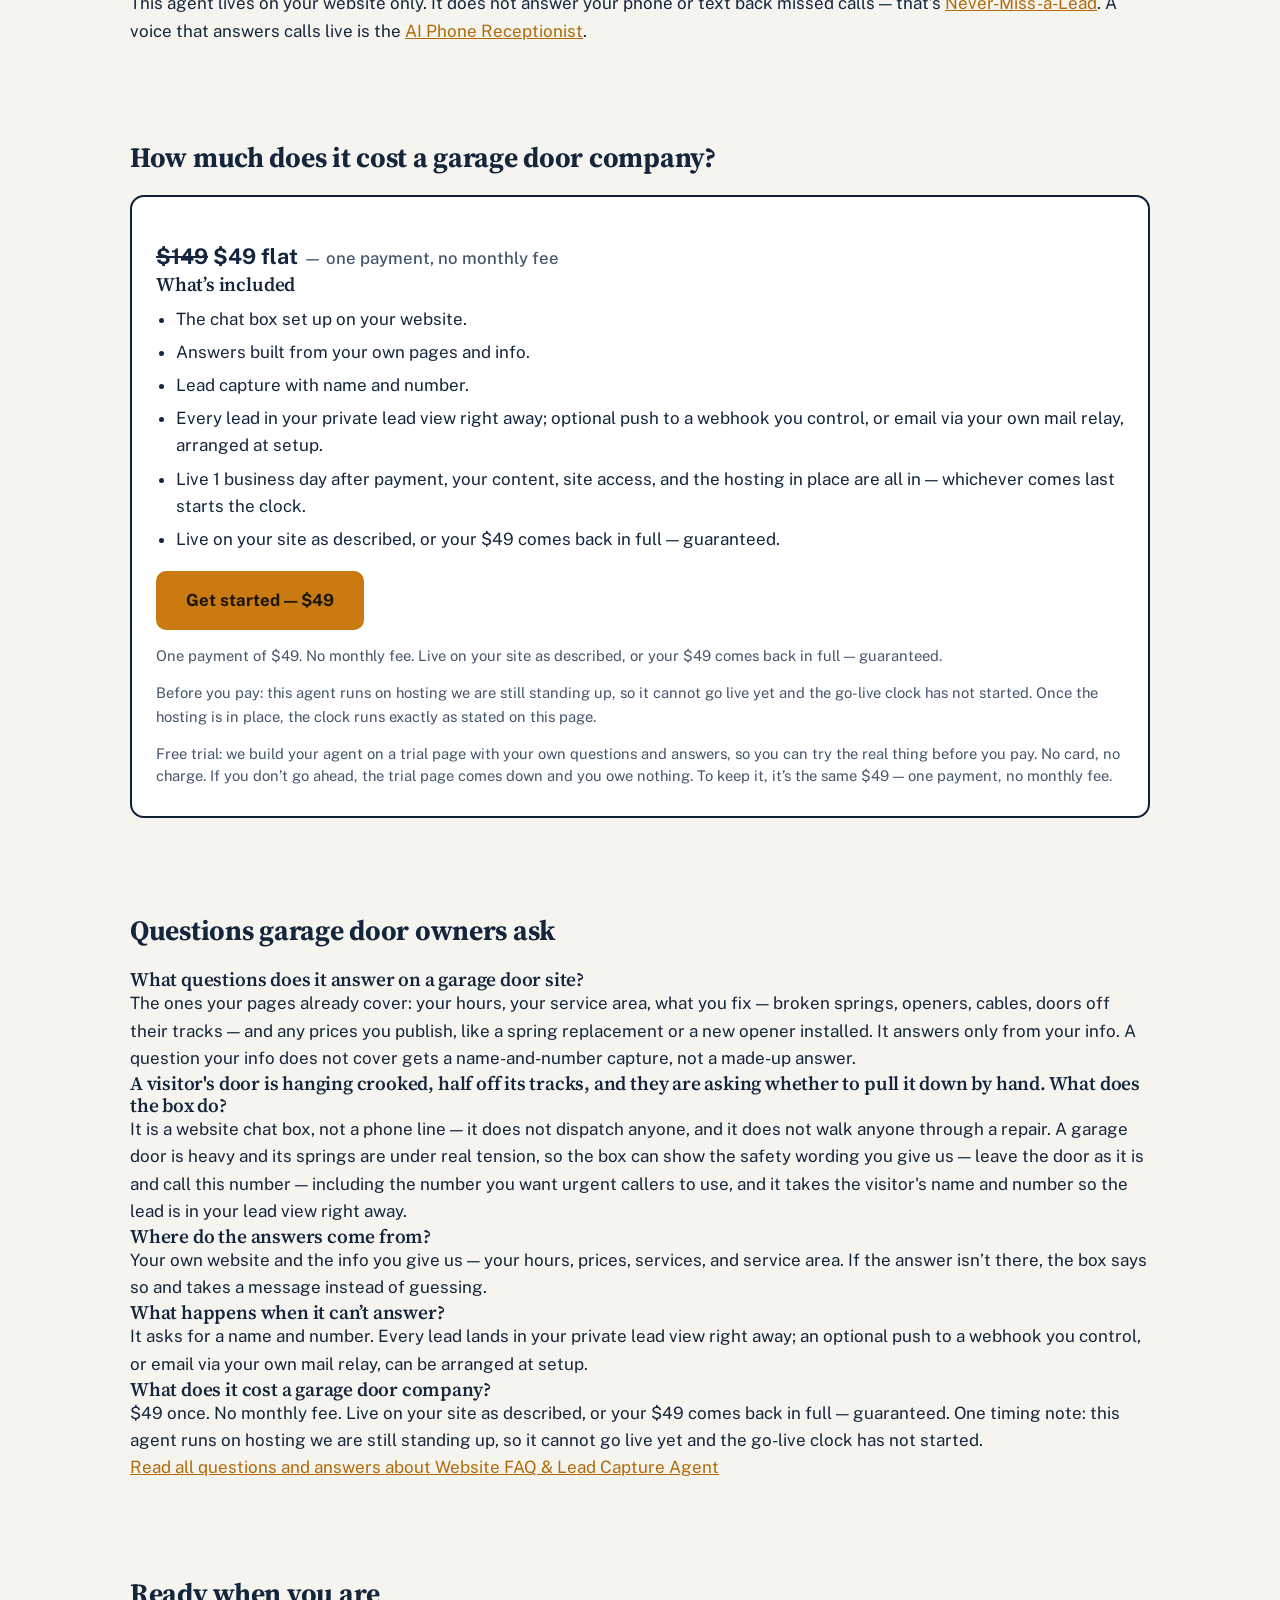
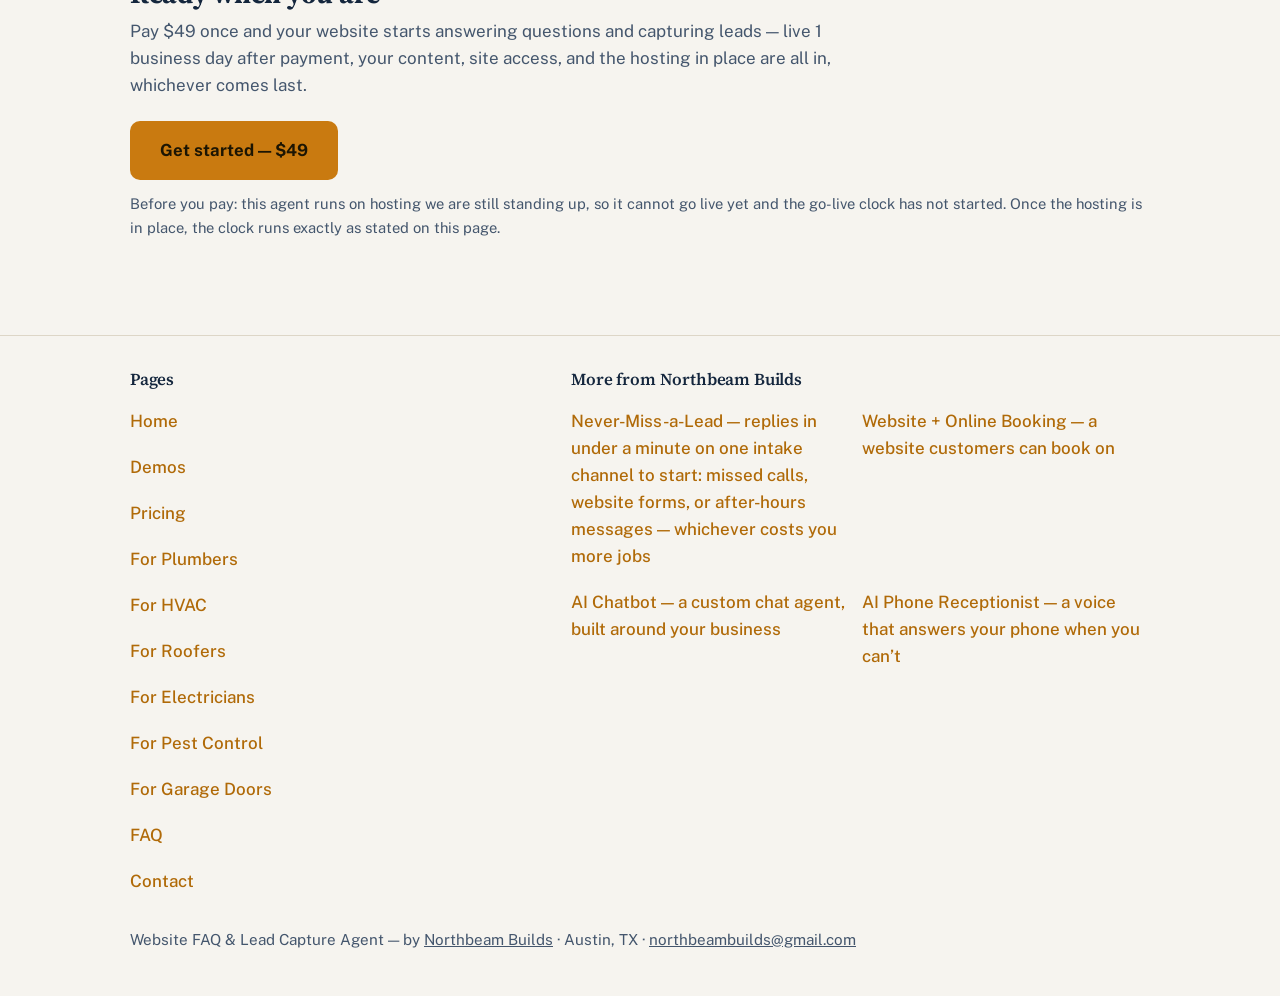
<file: for-garage-doors/index.html>
<!doctype html>
<html lang="en">
  <head>
    <meta charset="utf-8" />
    <meta name="viewport" content="width=device-width, initial-scale=1, viewport-fit=cover" />
    <meta name="color-scheme" content="light dark" />
    <link rel="icon" href="data:," />
    <title>Website FAQ Agent for Garage Door Companies | Website FAQ & Lead Capture Agent</title>
    <meta name="description" content="A chat box for a garage door company's website that answers hours, prices, and service questions from your own info — and takes a name and number. $49 flat." />
    <link rel="canonical" href="https://faqagent.northbeambuilds.com/for-garage-doors/" />
    <meta property="og:title" content="Website FAQ Agent for Garage Door Companies | Website FAQ & Lead Capture Agent" />
    <meta property="og:description" content="A chat box for a garage door company's website that answers hours, prices, and service questions from your own info — and takes a name and number. $49 flat." />
    <meta property="og:type" content="website" />
    <meta property="og:url" content="https://faqagent.northbeambuilds.com/for-garage-doors/" />
    <meta name="twitter:card" content="summary" />
    <meta name="twitter:title" content="Website FAQ Agent for Garage Door Companies | Website FAQ & Lead Capture Agent" />
    <meta name="twitter:description" content="A chat box for a garage door company's website that answers hours, prices, and service questions from your own info — and takes a name and number. $49 flat." />
    <meta name="twitter:url" content="https://faqagent.northbeambuilds.com/for-garage-doors/" />
    <script type="application/ld+json">
{"@context": "https://schema.org", "@type": "SoftwareApplication", "name": "Website FAQ & Lead Capture Agent", "applicationCategory": "BusinessApplication", "operatingSystem": "Web", "description": "A chat box on a business\u2019s own website that answers questions from the business\u2019s own hours, prices, and services, and captures a name and number when it can\u2019t answer.", "offers": {"@type": "Offer", "priceCurrency": "USD", "price": "49", "priceSpecification": [{"@type": "UnitPriceSpecification", "price": "49", "priceCurrency": "USD", "name": "Flat price"}]}, "provider": {"@type": "Organization", "name": "Northbeam Builds", "email": "northbeambuilds@gmail.com", "address": {"@type": "PostalAddress", "addressLocality": "Austin", "addressRegion": "TX", "addressCountry": "US"}}}
    </script>
    <script type="application/ld+json">
{"@context": "https://schema.org", "@type": "FAQPage", "mainEntity": [{"@type": "Question", "name": "What questions does it answer on a garage door site?", "acceptedAnswer": {"@type": "Answer", "text": "The ones your pages already cover: your hours, your service area, what you fix — broken springs, openers, cables, doors off their tracks — and any prices you publish, like a spring replacement or a new opener installed. It answers only from your info. A question your info does not cover gets a name-and-number capture, not a made-up answer."}}, {"@type": "Question", "name": "A visitor's door is hanging crooked, half off its tracks, and they are asking whether to pull it down by hand. What does the box do?", "acceptedAnswer": {"@type": "Answer", "text": "It is a website chat box, not a phone line — it does not dispatch anyone, and it does not walk anyone through a repair. A garage door is heavy and its springs are under real tension, so the box can show the safety wording you give us — leave the door as it is and call this number — including the number you want urgent callers to use, and it takes the visitor's name and number so the lead is in your lead view right away."}}, {"@type": "Question", "name": "Where do the answers come from?", "acceptedAnswer": {"@type": "Answer", "text": "Your own website and the info you give us — your hours, prices, services, and service area. If the answer isn’t there, the box says so and takes a message instead of guessing."}}, {"@type": "Question", "name": "What happens when it can’t answer?", "acceptedAnswer": {"@type": "Answer", "text": "It asks for a name and number. Every lead lands in your private lead view right away; an optional push to a webhook you control, or email via your own mail relay, can be arranged at setup."}}, {"@type": "Question", "name": "What does it cost a garage door company?", "acceptedAnswer": {"@type": "Answer", "text": "$49 once. No monthly fee. Live on your site as described, or your $49 comes back in full — guaranteed. One timing note: this agent runs on hosting we are still standing up, so it cannot go live yet and the go-live clock has not started."}}]}
    </script>
    <link rel="preconnect" href="https://fonts.googleapis.com" />
    <link rel="preconnect" href="https://fonts.gstatic.com" crossorigin />
    <link href="https://fonts.googleapis.com/css2?family=Source+Serif+4:opsz,wght@8..60,600;8..60,700&family=Public+Sans:wght@400;500;600;700&display=swap" rel="stylesheet" />
    <link rel="stylesheet" href="/assets/site.css" />
  </head>
  <body>
    <header class="topbar">
      <div class="wrap">
        <a class="wordmark" href="/">FAQ <span>Agent</span></a>
        <button class="nav-toggle" type="button" aria-label="Open menu" aria-expanded="false" aria-controls="main-nav" id="nav-toggle">
          <span class="bars" aria-hidden="true"><span></span><span></span><span></span></span>
        </button>
        <nav class="topnav" id="main-nav" aria-label="Main site">
          <a href="/">Home</a>
          <a href="/demos/">Demos</a>
          <a href="/pricing/">Pricing</a>
          <a href="/faq/">FAQ</a>
          <a href="/contact/">Contact</a>
        </nav>
      </div>
    </header>

    <main>
      <div class="wrap">
        <div class="hero">
          <h1>Website FAQ agent for garage door companies</h1>
          <p class="purpose">Your website gets the same questions every week: what does a spring replacement run, do you come to my side of town, my car is stuck in the garage — can someone come today, are you open Saturday. This chat box answers them from your own pages, day or night. When it can’t answer, it takes a name and number instead of letting the visitor leave.</p>
          <p class="price-line"><s>$149</s> $49 flat <span class="per">— one payment, no monthly fee</span></p>
          <div class="cta-row">
            <a class="btn" href="https://buy.stripe.com/aFa4gz04s19ifIS3J4gYU01" target="_blank" rel="noopener">Get started — $49</a>
          </div>
          <p class="buy-note">or email us instead: <a href="mailto:northbeambuilds@gmail.com">northbeambuilds@gmail.com</a></p>
        </div>
        <section aria-labelledby="what-heading">
          <div class="section-head">
            <h2 id="what-heading">What happens when a visitor asks your site a question</h2>
          </div>
          <ol class="steps">
            <li>A homeowner lands on your site at 7am and the car is stuck in the garage — the door won't open, what a spring job runs, how fast someone can come.</li>
            <li>The chat box answers right away, using your own business info. If the answer isn’t there, the box says so and takes a message instead of guessing.</li>
            <li>If it can’t answer, it asks for a name and number — and the lead is saved for you in your lead view.</li>
          </ol>
          <div class="sample">
            <p><span class="tag">A sample moment — shown with made-up names</span></p>
            <p>Sample: Monday morning. A visitor asks, “My door won't open and my car is stuck inside — do you replace broken springs, and what does that usually run?” The box answers from the company’s own pages, then asks for a name and number. The lead is waiting in the owner’s lead view before the first truck rolls.</p>
          </div>
        </section>

        <section aria-labelledby="questions-heading">
          <div class="section-head">
            <h2 id="questions-heading">Questions a garage door site gets every week</h2>
          </div>
          <p>These are the questions the box is built to answer from your own info — your hours, your prices, your service area, in your words:</p>
          <ul>
            <li>My door won't open — is that something you can fix?</li>
            <li>Do you replace broken springs?</li>
            <li>What does a new opener cost, installed?</li>
            <li>Do you install new doors? What styles do you carry?</li>
            <li>My door came off its tracks — can you put it back?</li>
            <li>Do you come to my neighborhood?</li>
            <li>Are you open on Saturdays?</li>
            <li>Can I get someone out today?</li>
          </ul>
          <p class="note">This agent lives on your website only. It does not answer your phone or text back missed calls — that’s <a href="https://nevermiss.northbeambuilds.com/">Never-Miss-a-Lead</a>. A voice that answers calls live is the <a href="https://receptionist.northbeambuilds.com/">AI Phone Receptionist</a>.</p>
        </section>

        <section aria-labelledby="price-heading">
          <div class="section-head">
            <h2 id="price-heading">How much does it cost a garage door company?</h2>
          </div>
          <div class="price-box">
            <p class="price-line"><s>$149</s> $49 flat <span class="per">— one payment, no monthly fee</span></p>
            <h3>What’s included</h3>
            <ul>
              <li>The chat box set up on your website.</li>
              <li>Answers built from your own pages and info.</li>
              <li>Lead capture with name and number.</li>
              <li>Every lead in your private lead view right away; optional push to a webhook you control, or email via your own mail relay, arranged at setup.</li>
              <li>Live 1 business day after payment, your content, site access, and the hosting in place are all in — whichever comes last starts the clock.</li>
              <li>Live on your site as described, or your $49 comes back in full — guaranteed.</li>
            </ul>
            <div class="cta-row">
              <a class="btn" href="https://buy.stripe.com/aFa4gz04s19ifIS3J4gYU01" target="_blank" rel="noopener">Get started — $49</a>
            </div>
            <p class="buy-note">One payment of $49. No monthly fee. Live on your site as described, or your $49 comes back in full — guaranteed.</p>
            <p class="buy-note">Before you pay: this agent runs on hosting we are still standing up, so it cannot go live yet and the go-live clock has not started. Once the hosting is in place, the clock runs exactly as stated on this page.</p>
            <p class="trial-note">Free trial: we build your agent on a trial page with your own questions and answers, so you can try the real thing before you pay. No card, no charge. If you don’t go ahead, the trial page comes down and you owe nothing. To keep it, it’s the same $49 — one payment, no monthly fee.</p>
          </div>
        </section>

        <section aria-labelledby="faq-heading">
          <div class="section-head">
            <h2 id="faq-heading">Questions garage door owners ask</h2>
          </div>
            <div class="faq-item"><h3>What questions does it answer on a garage door site?</h3><p>The ones your pages already cover: your hours, your service area, what you fix — broken springs, openers, cables, doors off their tracks — and any prices you publish, like a spring replacement or a new opener installed. It answers only from your info. A question your info does not cover gets a name-and-number capture, not a made-up answer.</p></div>
            <div class="faq-item"><h3>A visitor's door is hanging crooked, half off its tracks, and they are asking whether to pull it down by hand. What does the box do?</h3><p>It is a website chat box, not a phone line — it does not dispatch anyone, and it does not walk anyone through a repair. A garage door is heavy and its springs are under real tension, so the box can show the safety wording you give us — leave the door as it is and call this number — including the number you want urgent callers to use, and it takes the visitor's name and number so the lead is in your lead view right away.</p></div>
            <div class="faq-item"><h3>Where do the answers come from?</h3><p>Your own website and the info you give us — your hours, prices, services, and service area. If the answer isn’t there, the box says so and takes a message instead of guessing.</p></div>
            <div class="faq-item"><h3>What happens when it can’t answer?</h3><p>It asks for a name and number. Every lead lands in your private lead view right away; an optional push to a webhook you control, or email via your own mail relay, can be arranged at setup.</p></div>
            <div class="faq-item"><h3>What does it cost a garage door company?</h3><p>$49 once. No monthly fee. Live on your site as described, or your $49 comes back in full — guaranteed. One timing note: this agent runs on hosting we are still standing up, so it cannot go live yet and the go-live clock has not started.</p></div>
          <p><a href="/faq/">Read all questions and answers about Website FAQ & Lead Capture Agent</a></p>
        </section>

        <section aria-label="Get started">
          <div class="section-head">
            <h2>Ready when you are</h2>
            <p>Pay $49 once and your website starts answering questions and capturing leads — live 1 business day after payment, your content, site access, and the hosting in place are all in, whichever comes last.</p>
          </div>
          <div class="cta-row">
            <a class="btn" href="https://buy.stripe.com/aFa4gz04s19ifIS3J4gYU01" target="_blank" rel="noopener">Get started — $49</a>
          </div>
          <p class="buy-note">Before you pay: this agent runs on hosting we are still standing up, so it cannot go live yet and the go-live clock has not started. Once the hosting is in place, the clock runs exactly as stated on this page.</p>
        </section>
      </div>
    </main>
    <footer>
      <div class="wrap">
        <div class="footer-grid">
          <nav aria-label="Site pages">
            <h3>Pages</h3>
            <ul class="sitemap-list">
              <li><a href="/">Home</a></li>
              <li><a href="/demos/">Demos</a></li>
              <li><a href="/pricing/">Pricing</a></li>
              <li><a href="/for-plumbers/">For Plumbers</a></li>
              <li><a href="/for-hvac/">For HVAC</a></li>
              <li><a href="/for-roofers/">For Roofers</a></li>
              <li><a href="/for-electricians/">For Electricians</a></li>
              <li><a href="/for-pest-control/">For Pest Control</a></li>
              <li><a href="/for-garage-doors/">For Garage Doors</a></li>
              <li><a href="/faq/">FAQ</a></li>
              <li><a href="/contact/">Contact</a></li>
            </ul>
          </nav>
          <nav aria-label="More from Northbeam Builds">
            <h3>More from Northbeam Builds</h3>
            <ul class="tool-list">
              <li><a href="https://nevermiss.northbeambuilds.com/">Never-Miss-a-Lead — replies in under a minute on one intake channel to start: missed calls, website forms, or after-hours messages — whichever costs you more jobs</a></li>
              <li><a href="https://booking.northbeambuilds.com/">Website + Online Booking — a website customers can book on</a></li>
              <li><a href="https://chatbot.northbeambuilds.com/">AI Chatbot — a custom chat agent, built around your business</a></li>
              <li><a href="https://receptionist.northbeambuilds.com/">AI Phone Receptionist — a voice that answers your phone when you can’t</a></li>
            </ul>
          </nav>
        </div>
        <p class="footer-line">Website FAQ & Lead Capture Agent — by <a href="https://northbeambuilds.com">Northbeam Builds</a> · Austin, TX · <a href="mailto:northbeambuilds@gmail.com">northbeambuilds@gmail.com</a></p>
      </div>
    </footer>
    <script src="/assets/site.js"></script>
  </body>
</html>
</file>
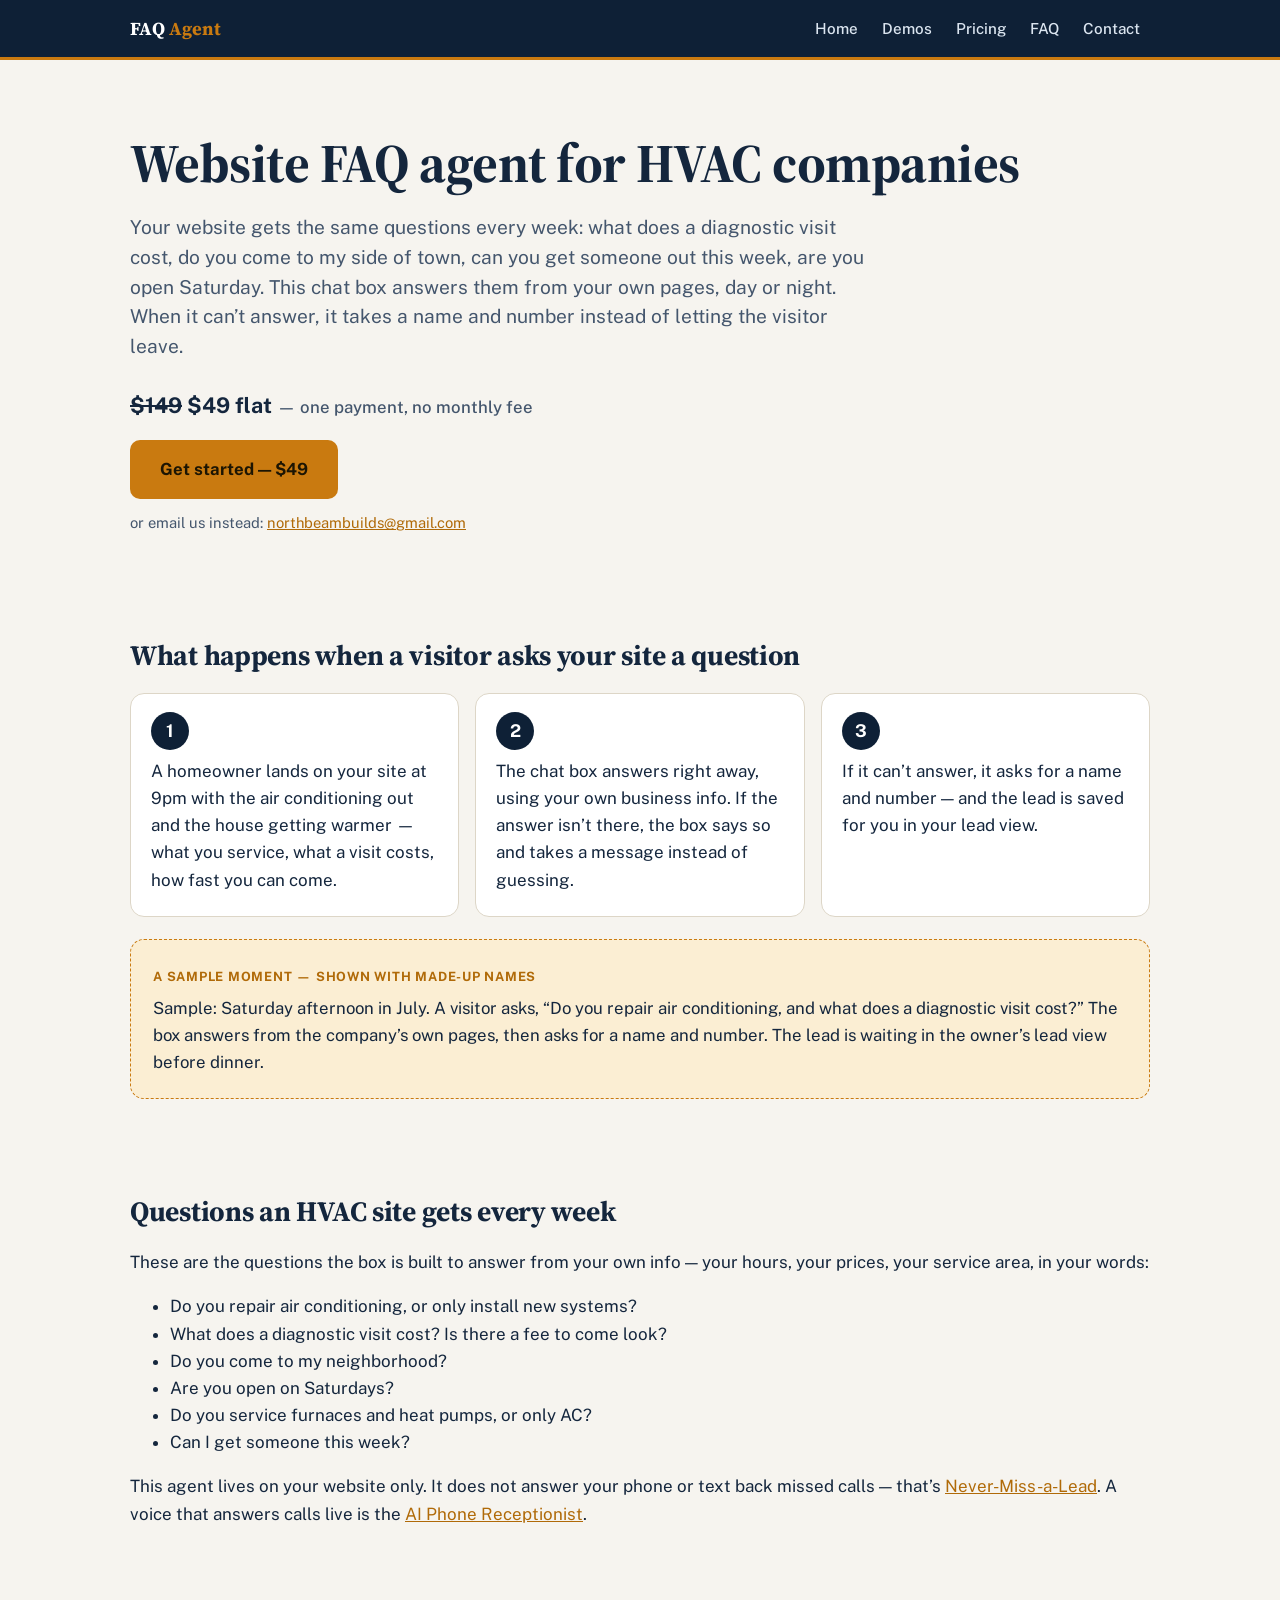
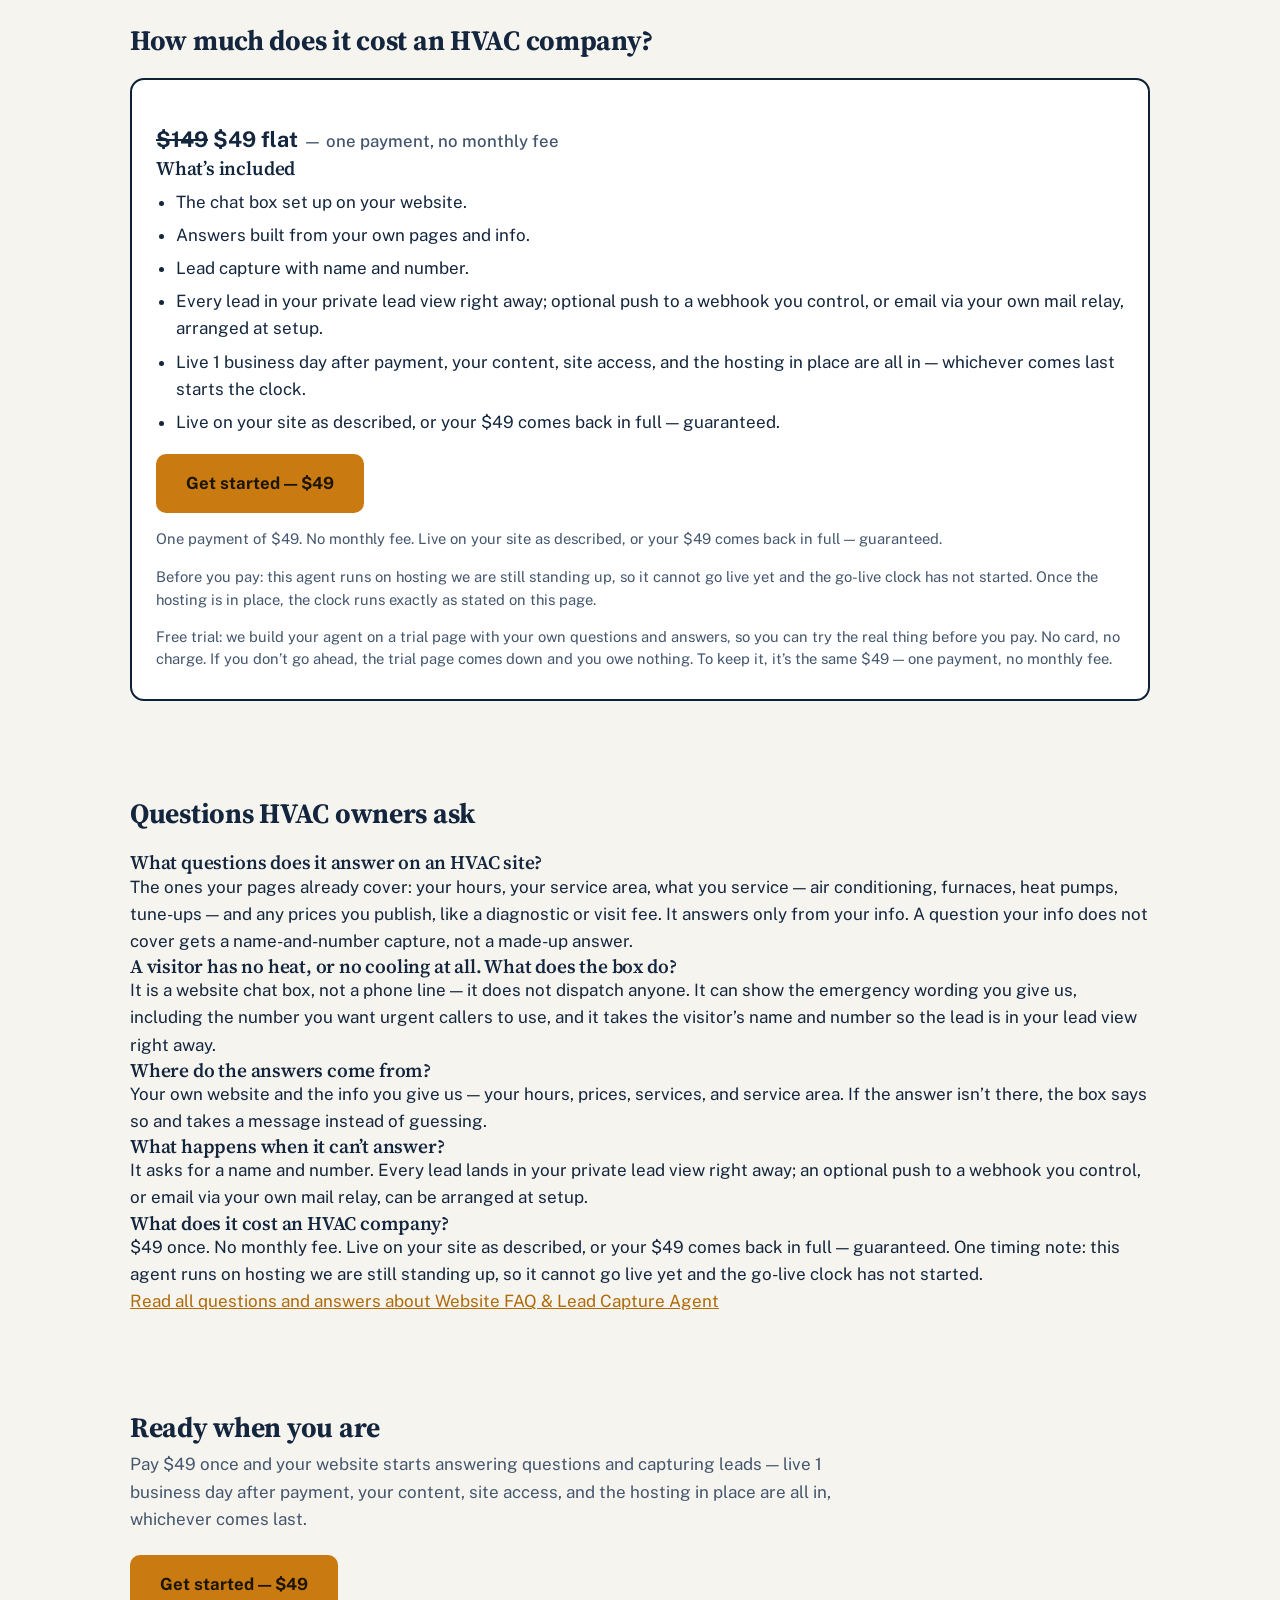
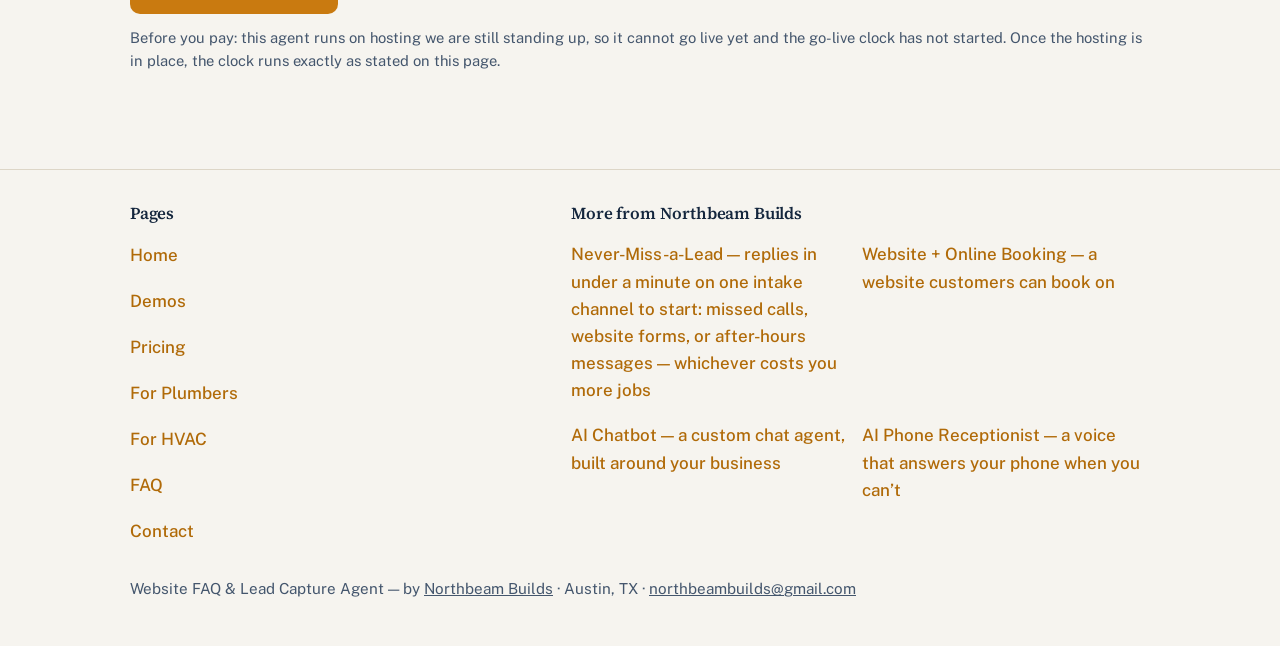
<file: for-hvac/index.html>
<!doctype html>
<html lang="en">
  <head>
    <meta charset="utf-8" />
    <meta name="viewport" content="width=device-width, initial-scale=1, viewport-fit=cover" />
    <meta name="color-scheme" content="light dark" />
    <link rel="icon" href="data:," />
    <title>Website FAQ Agent for HVAC Companies | Website FAQ & Lead Capture Agent</title>
    <meta name="description" content="A chat box for an HVAC website that answers hours, prices, and service questions from your own info — and takes a name and number. $49 flat." />
    <link rel="canonical" href="https://faqagent.northbeambuilds.com/for-hvac/" />
    <meta property="og:title" content="Website FAQ Agent for HVAC Companies | Website FAQ & Lead Capture Agent" />
    <meta property="og:description" content="A chat box for an HVAC website that answers hours, prices, and service questions from your own info — and takes a name and number. $49 flat." />
    <meta property="og:type" content="website" />
    <meta property="og:url" content="https://faqagent.northbeambuilds.com/for-hvac/" />
    <meta name="twitter:card" content="summary" />
    <meta name="twitter:title" content="Website FAQ Agent for HVAC Companies | Website FAQ & Lead Capture Agent" />
    <meta name="twitter:description" content="A chat box for an HVAC website that answers hours, prices, and service questions from your own info — and takes a name and number. $49 flat." />
    <meta name="twitter:url" content="https://faqagent.northbeambuilds.com/for-hvac/" />
    <script type="application/ld+json">
{"@context": "https://schema.org", "@type": "SoftwareApplication", "name": "Website FAQ & Lead Capture Agent", "applicationCategory": "BusinessApplication", "operatingSystem": "Web", "description": "A chat box on a business\u2019s own website that answers questions from the business\u2019s own hours, prices, and services, and captures a name and number when it can\u2019t answer.", "offers": {"@type": "Offer", "priceCurrency": "USD", "price": "49", "priceSpecification": [{"@type": "UnitPriceSpecification", "price": "49", "priceCurrency": "USD", "name": "Flat price"}]}, "provider": {"@type": "Organization", "name": "Northbeam Builds", "email": "northbeambuilds@gmail.com", "address": {"@type": "PostalAddress", "addressLocality": "Austin", "addressRegion": "TX", "addressCountry": "US"}}}
    </script>
    <script type="application/ld+json">
{"@context": "https://schema.org", "@type": "FAQPage", "mainEntity": [{"@type": "Question", "name": "What questions does it answer on an HVAC site?", "acceptedAnswer": {"@type": "Answer", "text": "The ones your pages already cover: your hours, your service area, what you service — air conditioning, furnaces, heat pumps, tune-ups — and any prices you publish, like a diagnostic or visit fee. It answers only from your info. A question your info does not cover gets a name-and-number capture, not a made-up answer."}}, {"@type": "Question", "name": "A visitor has no heat, or no cooling at all. What does the box do?", "acceptedAnswer": {"@type": "Answer", "text": "It is a website chat box, not a phone line — it does not dispatch anyone. It can show the emergency wording you give us, including the number you want urgent callers to use, and it takes the visitor’s name and number so the lead is in your lead view right away."}}, {"@type": "Question", "name": "Where do the answers come from?", "acceptedAnswer": {"@type": "Answer", "text": "Your own website and the info you give us — your hours, prices, services, and service area. If the answer isn’t there, the box says so and takes a message instead of guessing."}}, {"@type": "Question", "name": "What happens when it can’t answer?", "acceptedAnswer": {"@type": "Answer", "text": "It asks for a name and number. Every lead lands in your private lead view right away; an optional push to a webhook you control, or email via your own mail relay, can be arranged at setup."}}, {"@type": "Question", "name": "What does it cost an HVAC company?", "acceptedAnswer": {"@type": "Answer", "text": "$49 once. No monthly fee. Live on your site as described, or your $49 comes back in full — guaranteed. One timing note: this agent runs on hosting we are still standing up, so it cannot go live yet and the go-live clock has not started."}}]}
    </script>
    <link rel="preconnect" href="https://fonts.googleapis.com" />
    <link rel="preconnect" href="https://fonts.gstatic.com" crossorigin />
    <link href="https://fonts.googleapis.com/css2?family=Source+Serif+4:opsz,wght@8..60,600;8..60,700&family=Public+Sans:wght@400;500;600;700&display=swap" rel="stylesheet" />
    <link rel="stylesheet" href="/assets/site.css" />
  </head>
  <body>
    <header class="topbar">
      <div class="wrap">
        <a class="wordmark" href="/">FAQ <span>Agent</span></a>
        <button class="nav-toggle" type="button" aria-label="Open menu" aria-expanded="false" aria-controls="main-nav" id="nav-toggle">
          <span class="bars" aria-hidden="true"><span></span><span></span><span></span></span>
        </button>
        <nav class="topnav" id="main-nav" aria-label="Main site">
          <a href="/">Home</a>
          <a href="/demos/">Demos</a>
          <a href="/pricing/">Pricing</a>
          <a href="/faq/">FAQ</a>
          <a href="/contact/">Contact</a>
        </nav>
      </div>
    </header>

    <main>
      <div class="wrap">
        <div class="hero">
          <h1>Website FAQ agent for HVAC companies</h1>
          <p class="purpose">Your website gets the same questions every week: what does a diagnostic visit cost, do you come to my side of town, can you get someone out this week, are you open Saturday. This chat box answers them from your own pages, day or night. When it can’t answer, it takes a name and number instead of letting the visitor leave.</p>
          <p class="price-line"><s>$149</s> $49 flat <span class="per">— one payment, no monthly fee</span></p>
          <div class="cta-row">
            <a class="btn" href="https://buy.stripe.com/aFa4gz04s19ifIS3J4gYU01" target="_blank" rel="noopener">Get started — $49</a>
          </div>
          <p class="buy-note">or email us instead: <a href="mailto:northbeambuilds@gmail.com">northbeambuilds@gmail.com</a></p>
        </div>
        <section aria-labelledby="what-heading">
          <div class="section-head">
            <h2 id="what-heading">What happens when a visitor asks your site a question</h2>
          </div>
          <ol class="steps">
            <li>A homeowner lands on your site at 9pm with the air conditioning out and the house getting warmer — what you service, what a visit costs, how fast you can come.</li>
            <li>The chat box answers right away, using your own business info. If the answer isn’t there, the box says so and takes a message instead of guessing.</li>
            <li>If it can’t answer, it asks for a name and number — and the lead is saved for you in your lead view.</li>
          </ol>
          <div class="sample">
            <p><span class="tag">A sample moment — shown with made-up names</span></p>
            <p>Sample: Saturday afternoon in July. A visitor asks, “Do you repair air conditioning, and what does a diagnostic visit cost?” The box answers from the company’s own pages, then asks for a name and number. The lead is waiting in the owner’s lead view before dinner.</p>
          </div>
        </section>

        <section aria-labelledby="questions-heading">
          <div class="section-head">
            <h2 id="questions-heading">Questions an HVAC site gets every week</h2>
          </div>
          <p>These are the questions the box is built to answer from your own info — your hours, your prices, your service area, in your words:</p>
          <ul>
            <li>Do you repair air conditioning, or only install new systems?</li>
            <li>What does a diagnostic visit cost? Is there a fee to come look?</li>
            <li>Do you come to my neighborhood?</li>
            <li>Are you open on Saturdays?</li>
            <li>Do you service furnaces and heat pumps, or only AC?</li>
            <li>Can I get someone this week?</li>
          </ul>
          <p class="note">This agent lives on your website only. It does not answer your phone or text back missed calls — that’s <a href="https://nevermiss.northbeambuilds.com/">Never-Miss-a-Lead</a>. A voice that answers calls live is the <a href="https://receptionist.northbeambuilds.com/">AI Phone Receptionist</a>.</p>
        </section>

        <section aria-labelledby="price-heading">
          <div class="section-head">
            <h2 id="price-heading">How much does it cost an HVAC company?</h2>
          </div>
          <div class="price-box">
            <p class="price-line"><s>$149</s> $49 flat <span class="per">— one payment, no monthly fee</span></p>
            <h3>What’s included</h3>
            <ul>
              <li>The chat box set up on your website.</li>
              <li>Answers built from your own pages and info.</li>
              <li>Lead capture with name and number.</li>
              <li>Every lead in your private lead view right away; optional push to a webhook you control, or email via your own mail relay, arranged at setup.</li>
              <li>Live 1 business day after payment, your content, site access, and the hosting in place are all in — whichever comes last starts the clock.</li>
              <li>Live on your site as described, or your $49 comes back in full — guaranteed.</li>
            </ul>
            <div class="cta-row">
              <a class="btn" href="https://buy.stripe.com/aFa4gz04s19ifIS3J4gYU01" target="_blank" rel="noopener">Get started — $49</a>
            </div>
            <p class="buy-note">One payment of $49. No monthly fee. Live on your site as described, or your $49 comes back in full — guaranteed.</p>
            <p class="buy-note">Before you pay: this agent runs on hosting we are still standing up, so it cannot go live yet and the go-live clock has not started. Once the hosting is in place, the clock runs exactly as stated on this page.</p>
            <p class="trial-note">Free trial: we build your agent on a trial page with your own questions and answers, so you can try the real thing before you pay. No card, no charge. If you don’t go ahead, the trial page comes down and you owe nothing. To keep it, it’s the same $49 — one payment, no monthly fee.</p>
          </div>
        </section>

        <section aria-labelledby="faq-heading">
          <div class="section-head">
            <h2 id="faq-heading">Questions HVAC owners ask</h2>
          </div>
            <div class="faq-item"><h3>What questions does it answer on an HVAC site?</h3><p>The ones your pages already cover: your hours, your service area, what you service — air conditioning, furnaces, heat pumps, tune-ups — and any prices you publish, like a diagnostic or visit fee. It answers only from your info. A question your info does not cover gets a name-and-number capture, not a made-up answer.</p></div>
            <div class="faq-item"><h3>A visitor has no heat, or no cooling at all. What does the box do?</h3><p>It is a website chat box, not a phone line — it does not dispatch anyone. It can show the emergency wording you give us, including the number you want urgent callers to use, and it takes the visitor’s name and number so the lead is in your lead view right away.</p></div>
            <div class="faq-item"><h3>Where do the answers come from?</h3><p>Your own website and the info you give us — your hours, prices, services, and service area. If the answer isn’t there, the box says so and takes a message instead of guessing.</p></div>
            <div class="faq-item"><h3>What happens when it can’t answer?</h3><p>It asks for a name and number. Every lead lands in your private lead view right away; an optional push to a webhook you control, or email via your own mail relay, can be arranged at setup.</p></div>
            <div class="faq-item"><h3>What does it cost an HVAC company?</h3><p>$49 once. No monthly fee. Live on your site as described, or your $49 comes back in full — guaranteed. One timing note: this agent runs on hosting we are still standing up, so it cannot go live yet and the go-live clock has not started.</p></div>
          <p><a href="/faq/">Read all questions and answers about Website FAQ & Lead Capture Agent</a></p>
        </section>

        <section aria-label="Get started">
          <div class="section-head">
            <h2>Ready when you are</h2>
            <p>Pay $49 once and your website starts answering questions and capturing leads — live 1 business day after payment, your content, site access, and the hosting in place are all in, whichever comes last.</p>
          </div>
          <div class="cta-row">
            <a class="btn" href="https://buy.stripe.com/aFa4gz04s19ifIS3J4gYU01" target="_blank" rel="noopener">Get started — $49</a>
          </div>
          <p class="buy-note">Before you pay: this agent runs on hosting we are still standing up, so it cannot go live yet and the go-live clock has not started. Once the hosting is in place, the clock runs exactly as stated on this page.</p>
        </section>
      </div>
    </main>
    <footer>
      <div class="wrap">
        <div class="footer-grid">
          <nav aria-label="Site pages">
            <h3>Pages</h3>
            <ul class="sitemap-list">
              <li><a href="/">Home</a></li>
              <li><a href="/demos/">Demos</a></li>
              <li><a href="/pricing/">Pricing</a></li>
              <li><a href="/for-plumbers/">For Plumbers</a></li>
              <li><a href="/for-hvac/">For HVAC</a></li>
              <li><a href="/faq/">FAQ</a></li>
              <li><a href="/contact/">Contact</a></li>
            </ul>
          </nav>
          <nav aria-label="More from Northbeam Builds">
            <h3>More from Northbeam Builds</h3>
            <ul class="tool-list">
              <li><a href="https://nevermiss.northbeambuilds.com/">Never-Miss-a-Lead — replies in under a minute on one intake channel to start: missed calls, website forms, or after-hours messages — whichever costs you more jobs</a></li>
              <li><a href="https://booking.northbeambuilds.com/">Website + Online Booking — a website customers can book on</a></li>
              <li><a href="https://chatbot.northbeambuilds.com/">AI Chatbot — a custom chat agent, built around your business</a></li>
              <li><a href="https://receptionist.northbeambuilds.com/">AI Phone Receptionist — a voice that answers your phone when you can’t</a></li>
            </ul>
          </nav>
        </div>
        <p class="footer-line">Website FAQ & Lead Capture Agent — by <a href="https://northbeambuilds.com">Northbeam Builds</a> · Austin, TX · <a href="mailto:northbeambuilds@gmail.com">northbeambuilds@gmail.com</a></p>
      </div>
    </footer>
    <script src="/assets/site.js"></script>
  </body>
</html>
</file>
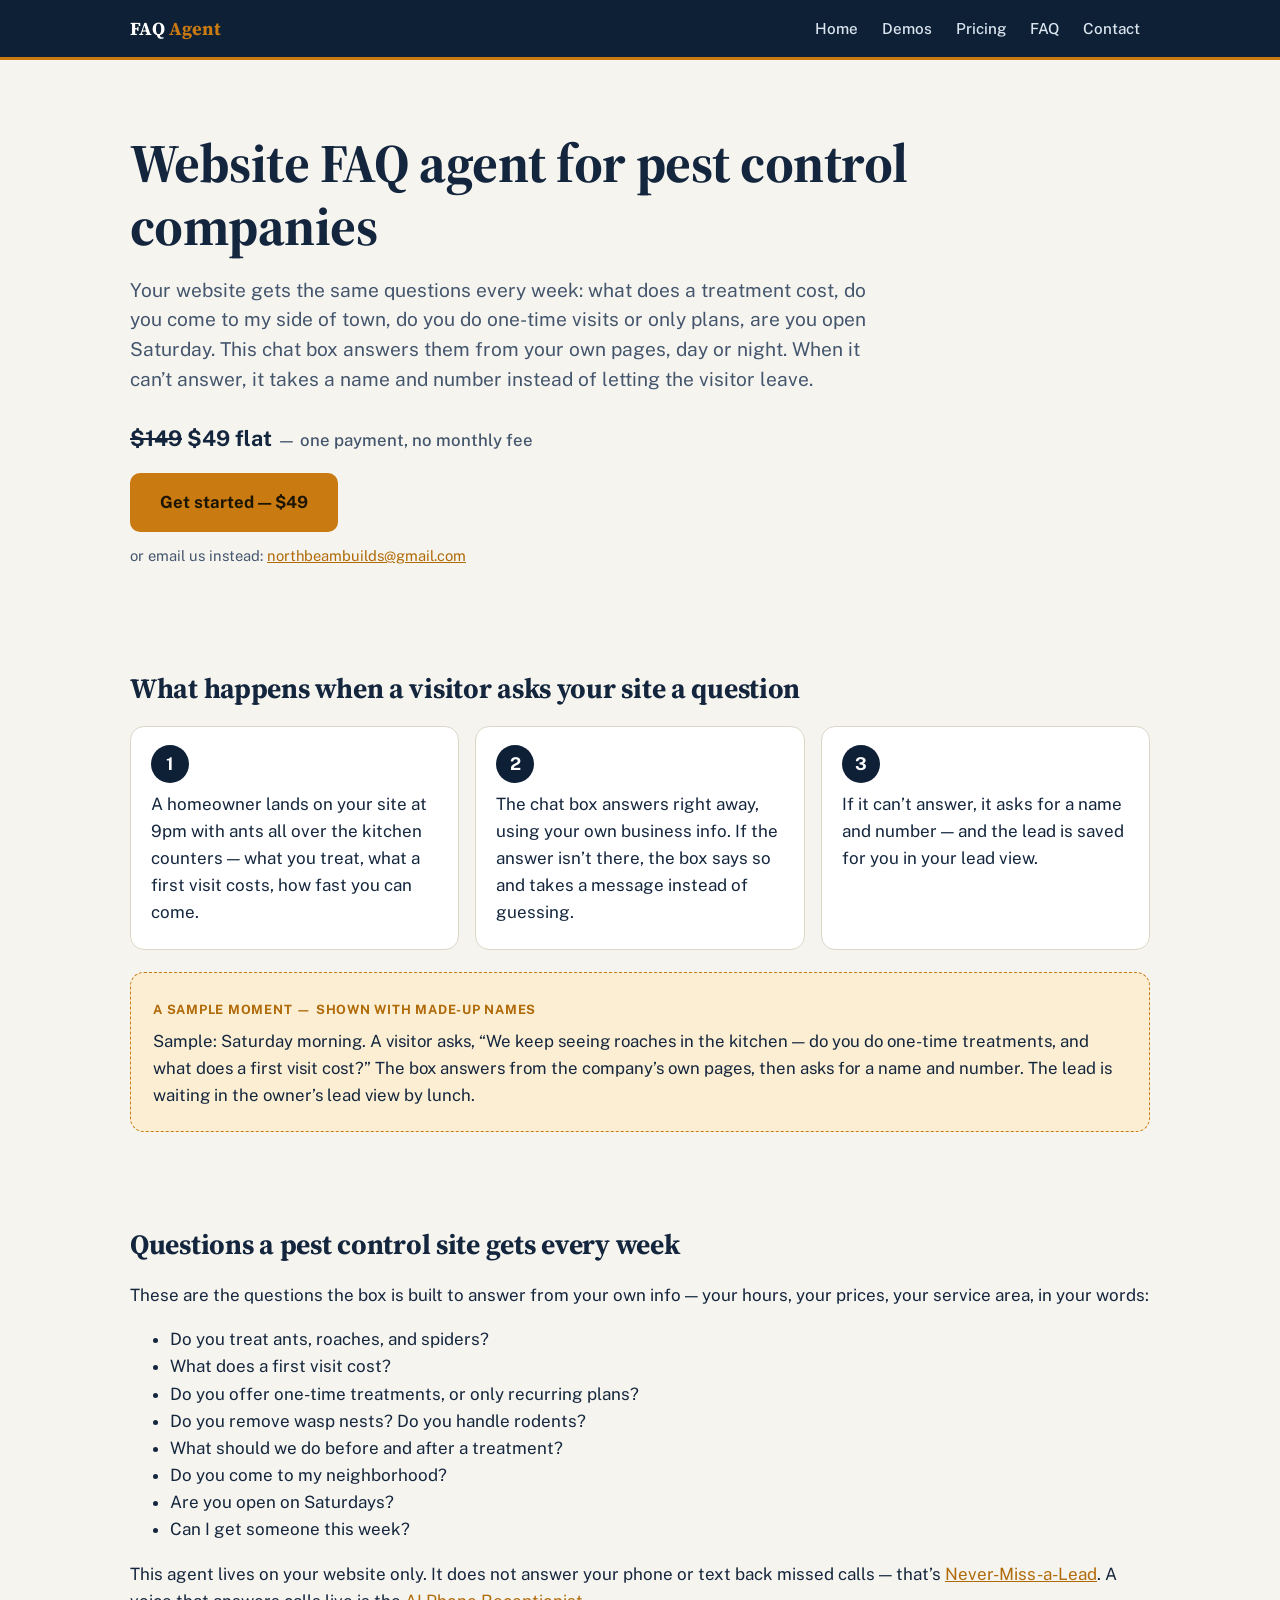
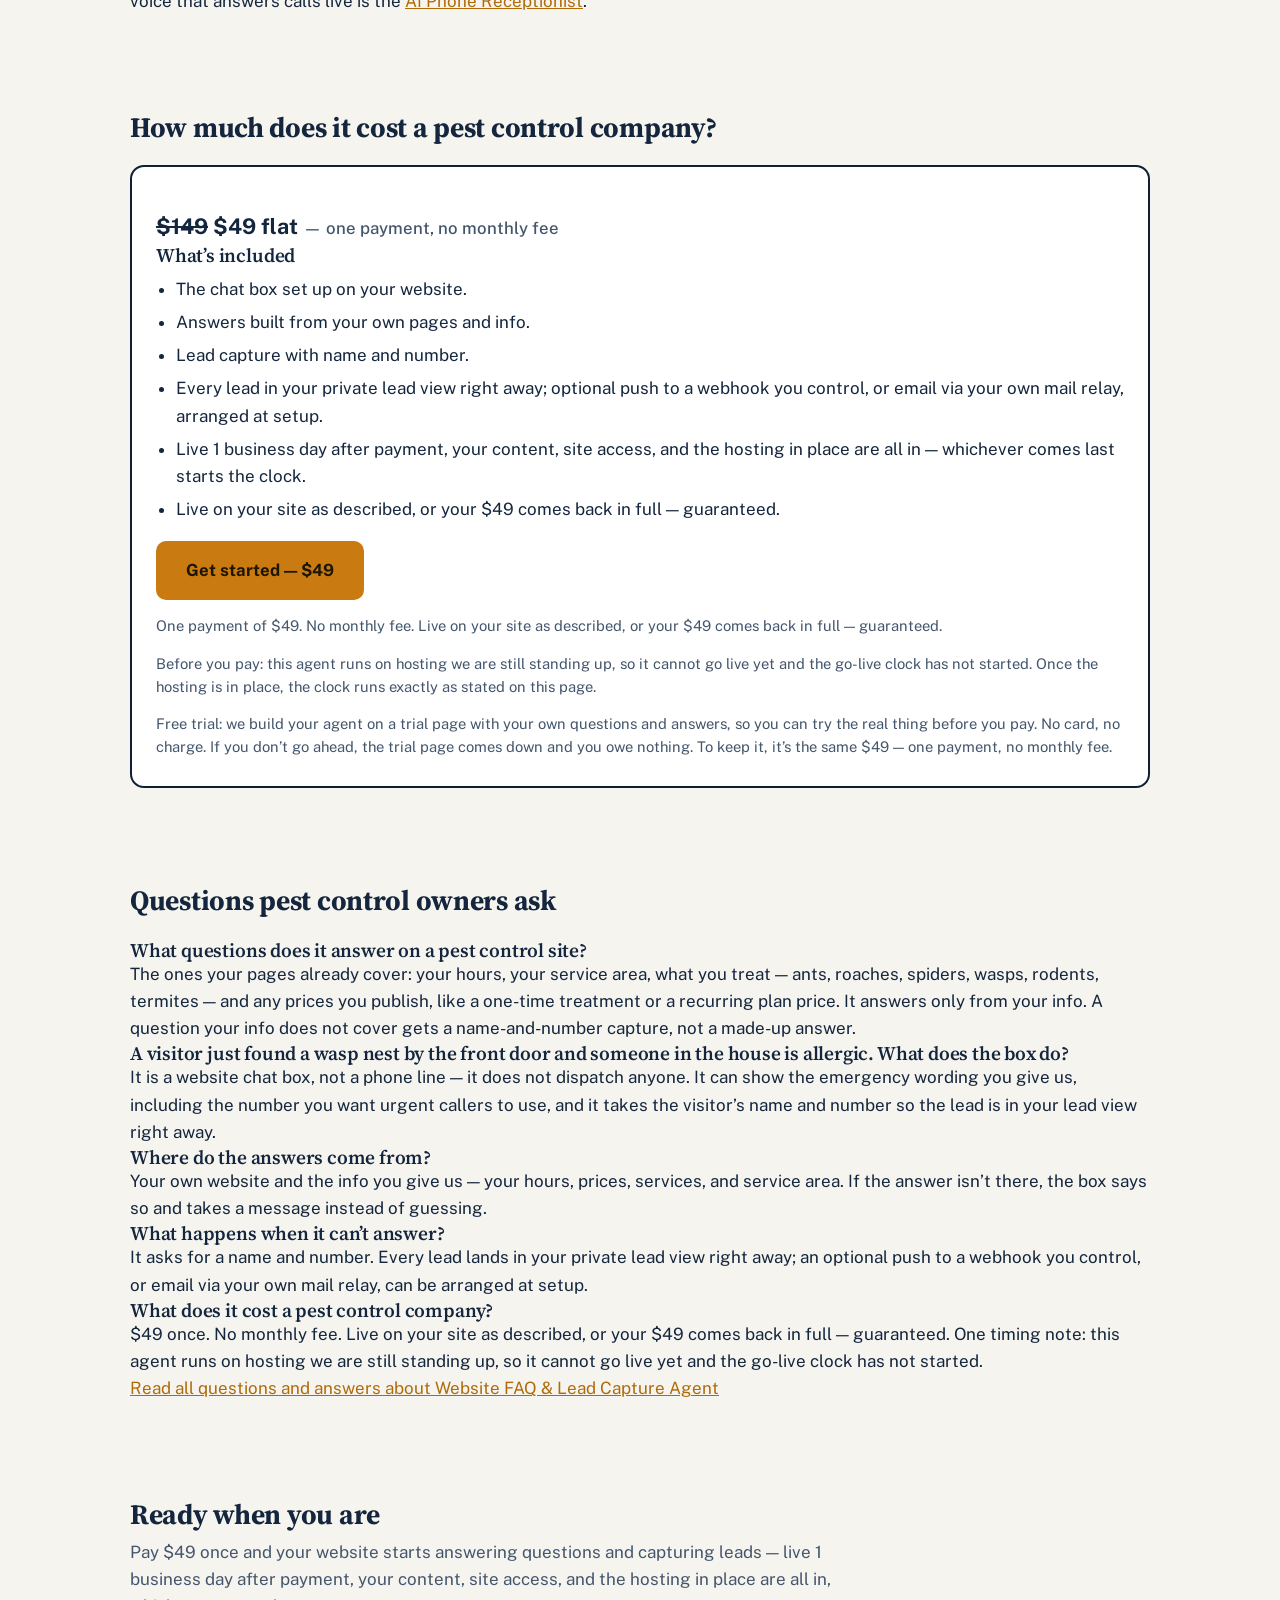
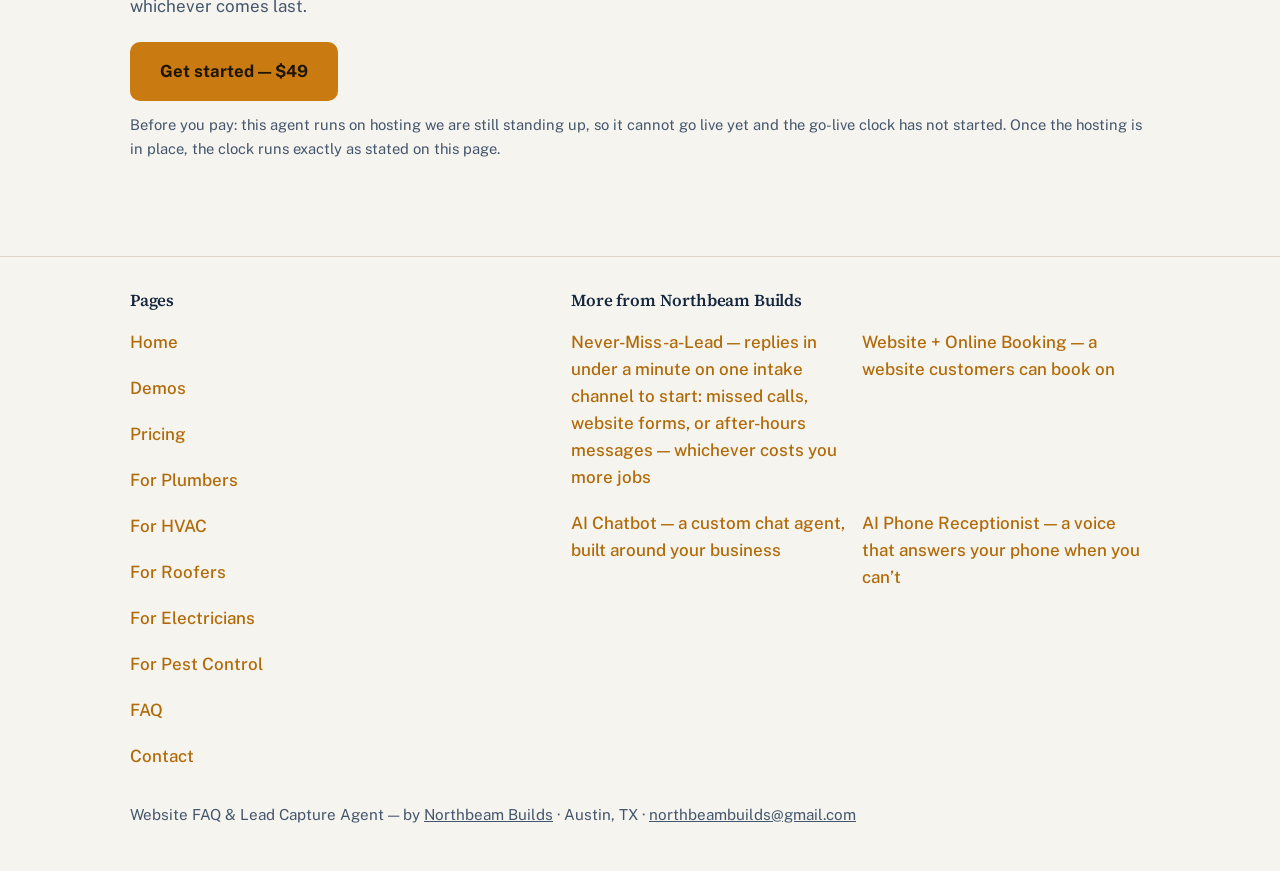
<file: for-pest-control/index.html>
<!doctype html>
<html lang="en">
  <head>
    <meta charset="utf-8" />
    <meta name="viewport" content="width=device-width, initial-scale=1, viewport-fit=cover" />
    <meta name="color-scheme" content="light dark" />
    <link rel="icon" href="data:," />
    <title>Website FAQ Agent for Pest Control Companies | Website FAQ & Lead Capture Agent</title>
    <meta name="description" content="A chat box for a pest control company's website that answers hours, prices, and service questions from your own info — and takes a name and number. $49 flat." />
    <link rel="canonical" href="https://faqagent.northbeambuilds.com/for-pest-control/" />
    <meta property="og:title" content="Website FAQ Agent for Pest Control Companies | Website FAQ & Lead Capture Agent" />
    <meta property="og:description" content="A chat box for a pest control company's website that answers hours, prices, and service questions from your own info — and takes a name and number. $49 flat." />
    <meta property="og:type" content="website" />
    <meta property="og:url" content="https://faqagent.northbeambuilds.com/for-pest-control/" />
    <meta name="twitter:card" content="summary" />
    <meta name="twitter:title" content="Website FAQ Agent for Pest Control Companies | Website FAQ & Lead Capture Agent" />
    <meta name="twitter:description" content="A chat box for a pest control company's website that answers hours, prices, and service questions from your own info — and takes a name and number. $49 flat." />
    <meta name="twitter:url" content="https://faqagent.northbeambuilds.com/for-pest-control/" />
    <script type="application/ld+json">
{"@context": "https://schema.org", "@type": "SoftwareApplication", "name": "Website FAQ & Lead Capture Agent", "applicationCategory": "BusinessApplication", "operatingSystem": "Web", "description": "A chat box on a business\u2019s own website that answers questions from the business\u2019s own hours, prices, and services, and captures a name and number when it can\u2019t answer.", "offers": {"@type": "Offer", "priceCurrency": "USD", "price": "49", "priceSpecification": [{"@type": "UnitPriceSpecification", "price": "49", "priceCurrency": "USD", "name": "Flat price"}]}, "provider": {"@type": "Organization", "name": "Northbeam Builds", "email": "northbeambuilds@gmail.com", "address": {"@type": "PostalAddress", "addressLocality": "Austin", "addressRegion": "TX", "addressCountry": "US"}}}
    </script>
    <script type="application/ld+json">
{"@context": "https://schema.org", "@type": "FAQPage", "mainEntity": [{"@type": "Question", "name": "What questions does it answer on a pest control site?", "acceptedAnswer": {"@type": "Answer", "text": "The ones your pages already cover: your hours, your service area, what you treat — ants, roaches, spiders, wasps, rodents, termites — and any prices you publish, like a one-time treatment or a recurring plan price. It answers only from your info. A question your info does not cover gets a name-and-number capture, not a made-up answer."}}, {"@type": "Question", "name": "A visitor just found a wasp nest by the front door and someone in the house is allergic. What does the box do?", "acceptedAnswer": {"@type": "Answer", "text": "It is a website chat box, not a phone line — it does not dispatch anyone. It can show the emergency wording you give us, including the number you want urgent callers to use, and it takes the visitor’s name and number so the lead is in your lead view right away."}}, {"@type": "Question", "name": "Where do the answers come from?", "acceptedAnswer": {"@type": "Answer", "text": "Your own website and the info you give us — your hours, prices, services, and service area. If the answer isn’t there, the box says so and takes a message instead of guessing."}}, {"@type": "Question", "name": "What happens when it can’t answer?", "acceptedAnswer": {"@type": "Answer", "text": "It asks for a name and number. Every lead lands in your private lead view right away; an optional push to a webhook you control, or email via your own mail relay, can be arranged at setup."}}, {"@type": "Question", "name": "What does it cost a pest control company?", "acceptedAnswer": {"@type": "Answer", "text": "$49 once. No monthly fee. Live on your site as described, or your $49 comes back in full — guaranteed. One timing note: this agent runs on hosting we are still standing up, so it cannot go live yet and the go-live clock has not started."}}]}
    </script>
    <link rel="preconnect" href="https://fonts.googleapis.com" />
    <link rel="preconnect" href="https://fonts.gstatic.com" crossorigin />
    <link href="https://fonts.googleapis.com/css2?family=Source+Serif+4:opsz,wght@8..60,600;8..60,700&family=Public+Sans:wght@400;500;600;700&display=swap" rel="stylesheet" />
    <link rel="stylesheet" href="/assets/site.css" />
  </head>
  <body>
    <header class="topbar">
      <div class="wrap">
        <a class="wordmark" href="/">FAQ <span>Agent</span></a>
        <button class="nav-toggle" type="button" aria-label="Open menu" aria-expanded="false" aria-controls="main-nav" id="nav-toggle">
          <span class="bars" aria-hidden="true"><span></span><span></span><span></span></span>
        </button>
        <nav class="topnav" id="main-nav" aria-label="Main site">
          <a href="/">Home</a>
          <a href="/demos/">Demos</a>
          <a href="/pricing/">Pricing</a>
          <a href="/faq/">FAQ</a>
          <a href="/contact/">Contact</a>
        </nav>
      </div>
    </header>

    <main>
      <div class="wrap">
        <div class="hero">
          <h1>Website FAQ agent for pest control companies</h1>
          <p class="purpose">Your website gets the same questions every week: what does a treatment cost, do you come to my side of town, do you do one-time visits or only plans, are you open Saturday. This chat box answers them from your own pages, day or night. When it can’t answer, it takes a name and number instead of letting the visitor leave.</p>
          <p class="price-line"><s>$149</s> $49 flat <span class="per">— one payment, no monthly fee</span></p>
          <div class="cta-row">
            <a class="btn" href="https://buy.stripe.com/aFa4gz04s19ifIS3J4gYU01" target="_blank" rel="noopener">Get started — $49</a>
          </div>
          <p class="buy-note">or email us instead: <a href="mailto:northbeambuilds@gmail.com">northbeambuilds@gmail.com</a></p>
        </div>
        <section aria-labelledby="what-heading">
          <div class="section-head">
            <h2 id="what-heading">What happens when a visitor asks your site a question</h2>
          </div>
          <ol class="steps">
            <li>A homeowner lands on your site at 9pm with ants all over the kitchen counters — what you treat, what a first visit costs, how fast you can come.</li>
            <li>The chat box answers right away, using your own business info. If the answer isn’t there, the box says so and takes a message instead of guessing.</li>
            <li>If it can’t answer, it asks for a name and number — and the lead is saved for you in your lead view.</li>
          </ol>
          <div class="sample">
            <p><span class="tag">A sample moment — shown with made-up names</span></p>
            <p>Sample: Saturday morning. A visitor asks, “We keep seeing roaches in the kitchen — do you do one-time treatments, and what does a first visit cost?” The box answers from the company’s own pages, then asks for a name and number. The lead is waiting in the owner’s lead view by lunch.</p>
          </div>
        </section>

        <section aria-labelledby="questions-heading">
          <div class="section-head">
            <h2 id="questions-heading">Questions a pest control site gets every week</h2>
          </div>
          <p>These are the questions the box is built to answer from your own info — your hours, your prices, your service area, in your words:</p>
          <ul>
            <li>Do you treat ants, roaches, and spiders?</li>
            <li>What does a first visit cost?</li>
            <li>Do you offer one-time treatments, or only recurring plans?</li>
            <li>Do you remove wasp nests? Do you handle rodents?</li>
            <li>What should we do before and after a treatment?</li>
            <li>Do you come to my neighborhood?</li>
            <li>Are you open on Saturdays?</li>
            <li>Can I get someone this week?</li>
          </ul>
          <p class="note">This agent lives on your website only. It does not answer your phone or text back missed calls — that’s <a href="https://nevermiss.northbeambuilds.com/">Never-Miss-a-Lead</a>. A voice that answers calls live is the <a href="https://receptionist.northbeambuilds.com/">AI Phone Receptionist</a>.</p>
        </section>

        <section aria-labelledby="price-heading">
          <div class="section-head">
            <h2 id="price-heading">How much does it cost a pest control company?</h2>
          </div>
          <div class="price-box">
            <p class="price-line"><s>$149</s> $49 flat <span class="per">— one payment, no monthly fee</span></p>
            <h3>What’s included</h3>
            <ul>
              <li>The chat box set up on your website.</li>
              <li>Answers built from your own pages and info.</li>
              <li>Lead capture with name and number.</li>
              <li>Every lead in your private lead view right away; optional push to a webhook you control, or email via your own mail relay, arranged at setup.</li>
              <li>Live 1 business day after payment, your content, site access, and the hosting in place are all in — whichever comes last starts the clock.</li>
              <li>Live on your site as described, or your $49 comes back in full — guaranteed.</li>
            </ul>
            <div class="cta-row">
              <a class="btn" href="https://buy.stripe.com/aFa4gz04s19ifIS3J4gYU01" target="_blank" rel="noopener">Get started — $49</a>
            </div>
            <p class="buy-note">One payment of $49. No monthly fee. Live on your site as described, or your $49 comes back in full — guaranteed.</p>
            <p class="buy-note">Before you pay: this agent runs on hosting we are still standing up, so it cannot go live yet and the go-live clock has not started. Once the hosting is in place, the clock runs exactly as stated on this page.</p>
            <p class="trial-note">Free trial: we build your agent on a trial page with your own questions and answers, so you can try the real thing before you pay. No card, no charge. If you don’t go ahead, the trial page comes down and you owe nothing. To keep it, it’s the same $49 — one payment, no monthly fee.</p>
          </div>
        </section>

        <section aria-labelledby="faq-heading">
          <div class="section-head">
            <h2 id="faq-heading">Questions pest control owners ask</h2>
          </div>
            <div class="faq-item"><h3>What questions does it answer on a pest control site?</h3><p>The ones your pages already cover: your hours, your service area, what you treat — ants, roaches, spiders, wasps, rodents, termites — and any prices you publish, like a one-time treatment or a recurring plan price. It answers only from your info. A question your info does not cover gets a name-and-number capture, not a made-up answer.</p></div>
            <div class="faq-item"><h3>A visitor just found a wasp nest by the front door and someone in the house is allergic. What does the box do?</h3><p>It is a website chat box, not a phone line — it does not dispatch anyone. It can show the emergency wording you give us, including the number you want urgent callers to use, and it takes the visitor’s name and number so the lead is in your lead view right away.</p></div>
            <div class="faq-item"><h3>Where do the answers come from?</h3><p>Your own website and the info you give us — your hours, prices, services, and service area. If the answer isn’t there, the box says so and takes a message instead of guessing.</p></div>
            <div class="faq-item"><h3>What happens when it can’t answer?</h3><p>It asks for a name and number. Every lead lands in your private lead view right away; an optional push to a webhook you control, or email via your own mail relay, can be arranged at setup.</p></div>
            <div class="faq-item"><h3>What does it cost a pest control company?</h3><p>$49 once. No monthly fee. Live on your site as described, or your $49 comes back in full — guaranteed. One timing note: this agent runs on hosting we are still standing up, so it cannot go live yet and the go-live clock has not started.</p></div>
          <p><a href="/faq/">Read all questions and answers about Website FAQ & Lead Capture Agent</a></p>
        </section>

        <section aria-label="Get started">
          <div class="section-head">
            <h2>Ready when you are</h2>
            <p>Pay $49 once and your website starts answering questions and capturing leads — live 1 business day after payment, your content, site access, and the hosting in place are all in, whichever comes last.</p>
          </div>
          <div class="cta-row">
            <a class="btn" href="https://buy.stripe.com/aFa4gz04s19ifIS3J4gYU01" target="_blank" rel="noopener">Get started — $49</a>
          </div>
          <p class="buy-note">Before you pay: this agent runs on hosting we are still standing up, so it cannot go live yet and the go-live clock has not started. Once the hosting is in place, the clock runs exactly as stated on this page.</p>
        </section>
      </div>
    </main>
    <footer>
      <div class="wrap">
        <div class="footer-grid">
          <nav aria-label="Site pages">
            <h3>Pages</h3>
            <ul class="sitemap-list">
              <li><a href="/">Home</a></li>
              <li><a href="/demos/">Demos</a></li>
              <li><a href="/pricing/">Pricing</a></li>
              <li><a href="/for-plumbers/">For Plumbers</a></li>
              <li><a href="/for-hvac/">For HVAC</a></li>
              <li><a href="/for-roofers/">For Roofers</a></li>
              <li><a href="/for-electricians/">For Electricians</a></li>
              <li><a href="/for-pest-control/">For Pest Control</a></li>
              <li><a href="/faq/">FAQ</a></li>
              <li><a href="/contact/">Contact</a></li>
            </ul>
          </nav>
          <nav aria-label="More from Northbeam Builds">
            <h3>More from Northbeam Builds</h3>
            <ul class="tool-list">
              <li><a href="https://nevermiss.northbeambuilds.com/">Never-Miss-a-Lead — replies in under a minute on one intake channel to start: missed calls, website forms, or after-hours messages — whichever costs you more jobs</a></li>
              <li><a href="https://booking.northbeambuilds.com/">Website + Online Booking — a website customers can book on</a></li>
              <li><a href="https://chatbot.northbeambuilds.com/">AI Chatbot — a custom chat agent, built around your business</a></li>
              <li><a href="https://receptionist.northbeambuilds.com/">AI Phone Receptionist — a voice that answers your phone when you can’t</a></li>
            </ul>
          </nav>
        </div>
        <p class="footer-line">Website FAQ & Lead Capture Agent — by <a href="https://northbeambuilds.com">Northbeam Builds</a> · Austin, TX · <a href="mailto:northbeambuilds@gmail.com">northbeambuilds@gmail.com</a></p>
      </div>
    </footer>
    <script src="/assets/site.js"></script>
  </body>
</html>
</file>
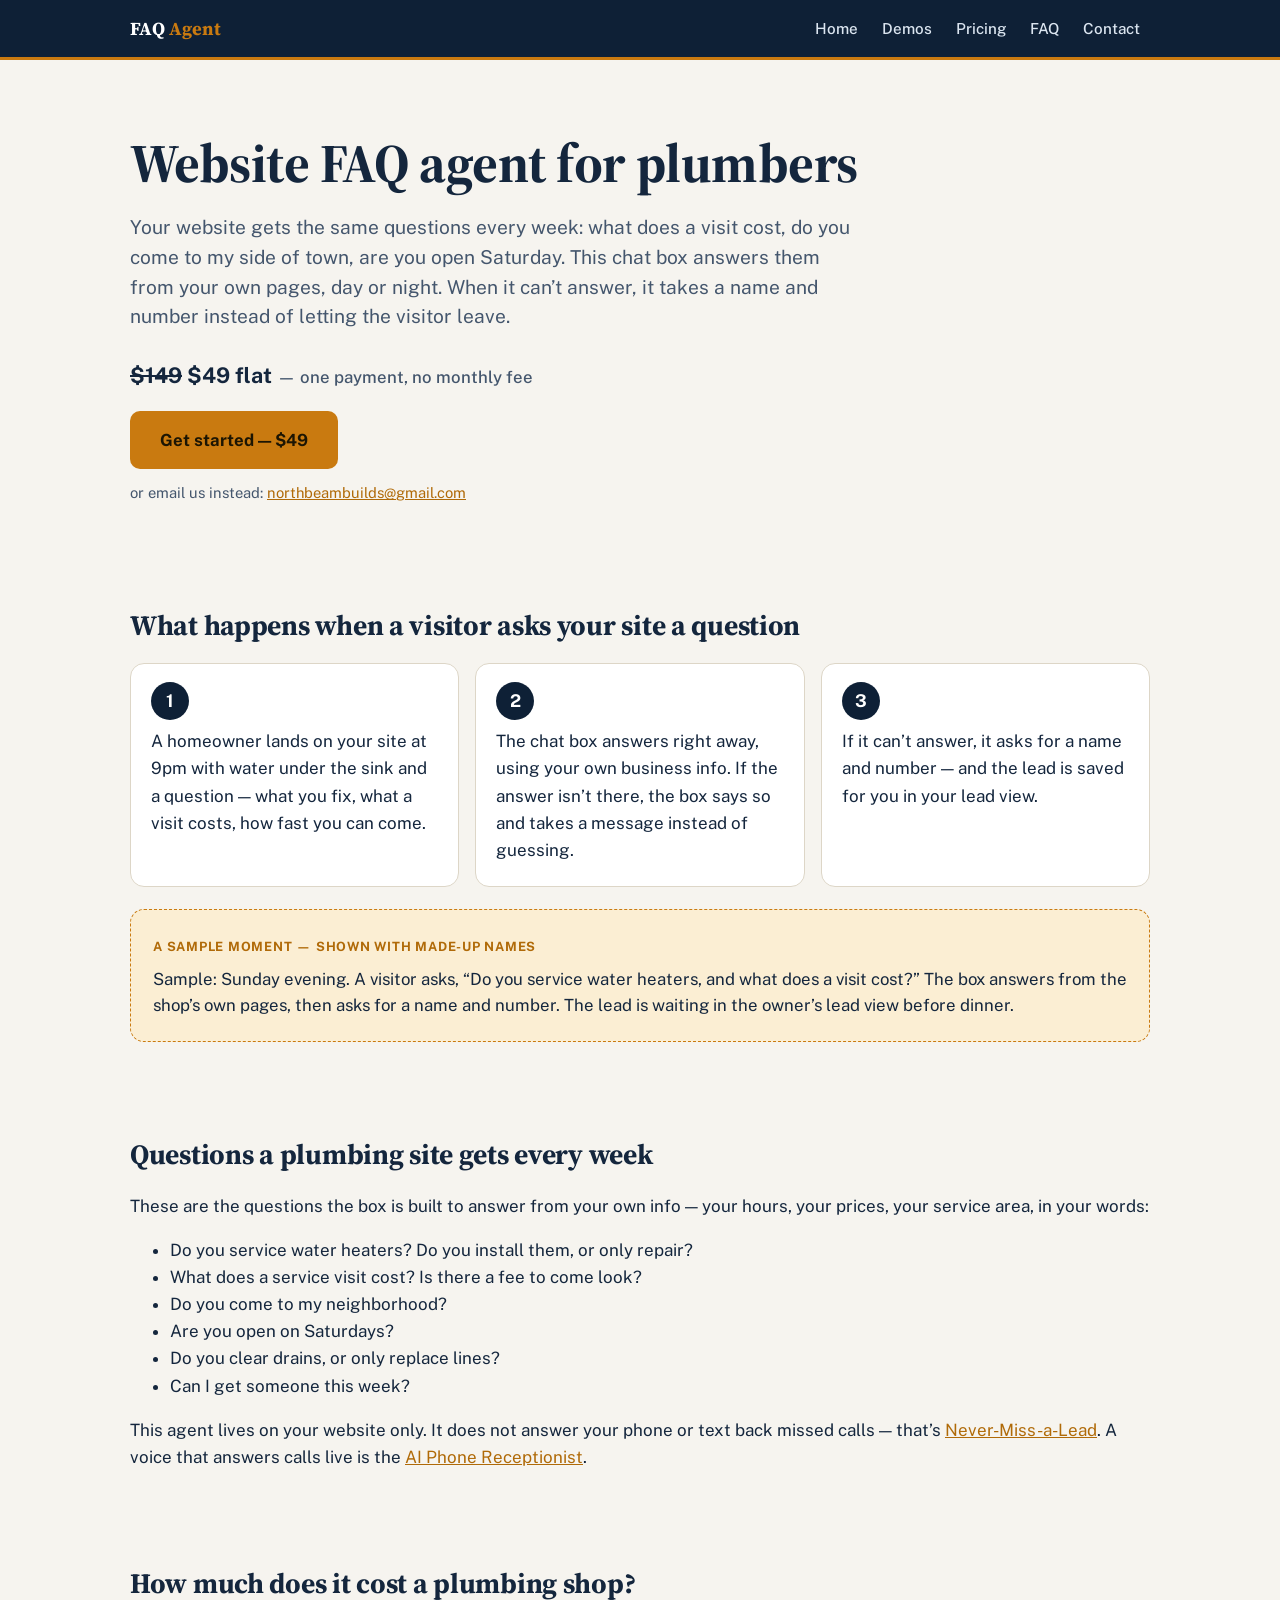
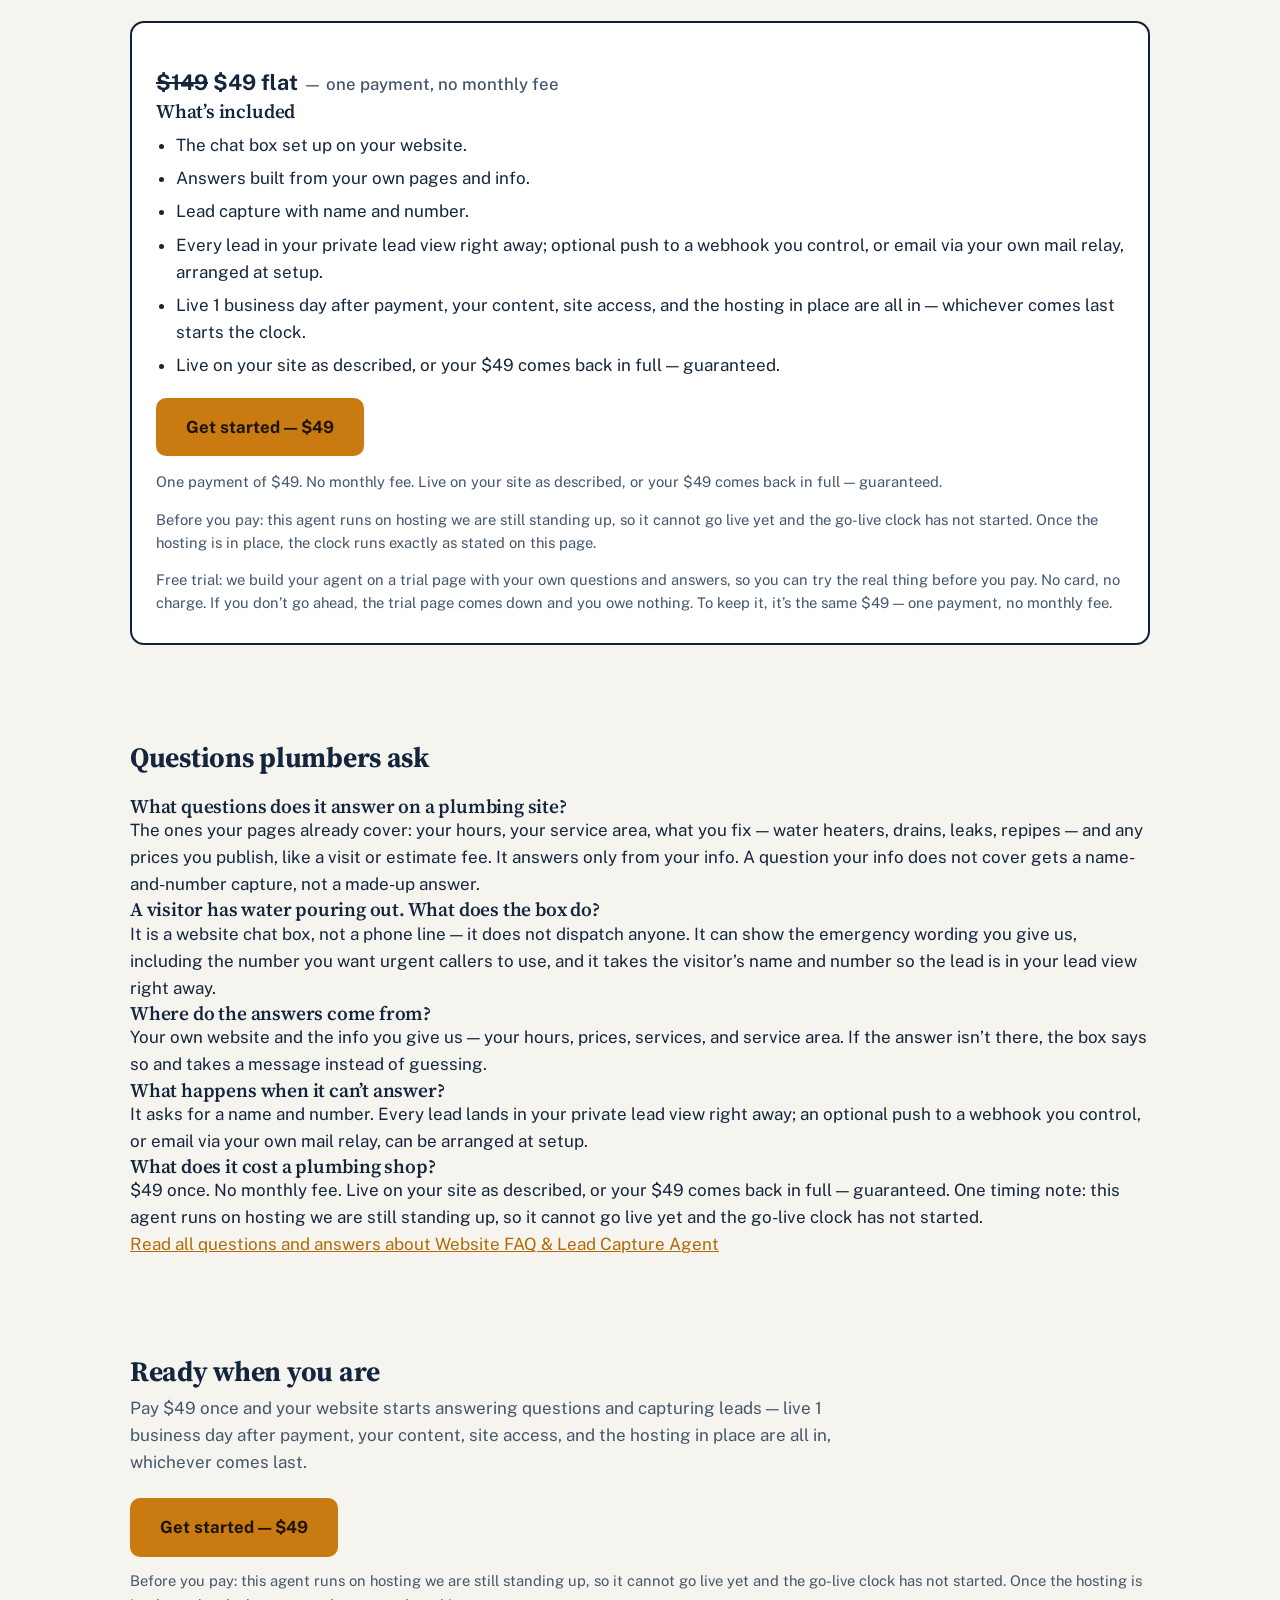
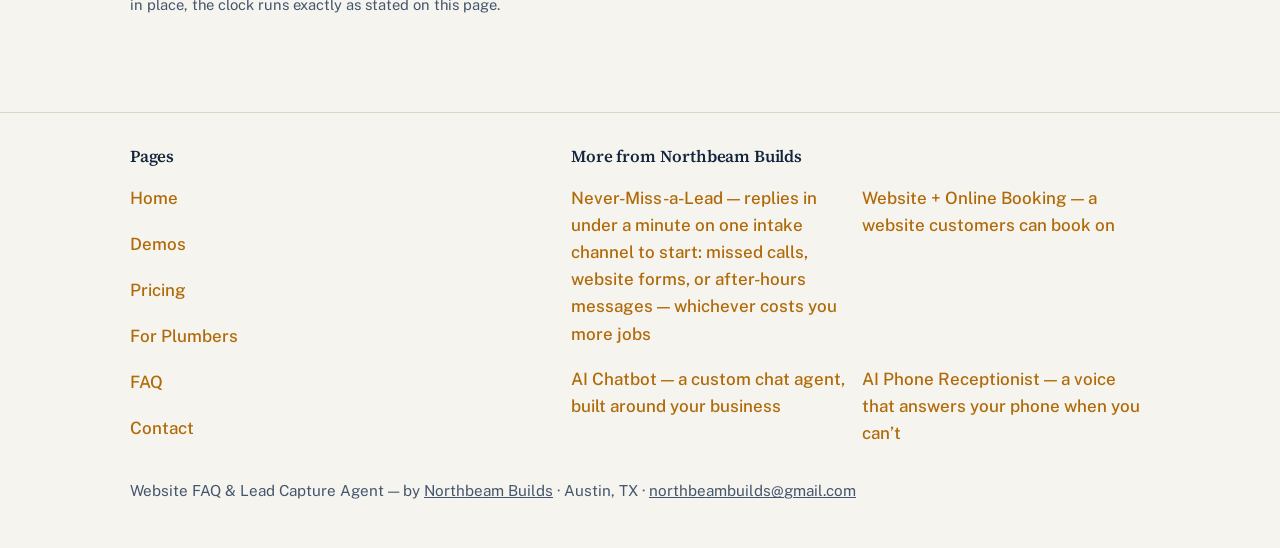
<file: for-plumbers/index.html>
<!doctype html>
<html lang="en">
  <head>
    <meta charset="utf-8" />
    <meta name="viewport" content="width=device-width, initial-scale=1, viewport-fit=cover" />
    <meta name="color-scheme" content="light dark" />
    <link rel="icon" href="data:," />
    <title>Website FAQ Agent for Plumbers | Website FAQ & Lead Capture Agent</title>
    <meta name="description" content="A chat box for a plumbing website that answers hours, prices, and service questions from your own info — and takes a name and number. $49 flat." />
    <link rel="canonical" href="https://faqagent.northbeambuilds.com/for-plumbers/" />
    <meta property="og:title" content="Website FAQ Agent for Plumbers | Website FAQ & Lead Capture Agent" />
    <meta property="og:description" content="A chat box for a plumbing website that answers hours, prices, and service questions from your own info — and takes a name and number. $49 flat." />
    <meta property="og:type" content="website" />
    <meta property="og:url" content="https://faqagent.northbeambuilds.com/for-plumbers/" />
    <meta name="twitter:card" content="summary" />
    <meta name="twitter:title" content="Website FAQ Agent for Plumbers | Website FAQ & Lead Capture Agent" />
    <meta name="twitter:description" content="A chat box for a plumbing website that answers hours, prices, and service questions from your own info — and takes a name and number. $49 flat." />
    <meta name="twitter:url" content="https://faqagent.northbeambuilds.com/for-plumbers/" />
    <script type="application/ld+json">
{"@context": "https://schema.org", "@type": "SoftwareApplication", "name": "Website FAQ & Lead Capture Agent", "applicationCategory": "BusinessApplication", "operatingSystem": "Web", "description": "A chat box on a business\u2019s own website that answers questions from the business\u2019s own hours, prices, and services, and captures a name and number when it can\u2019t answer.", "offers": {"@type": "Offer", "priceCurrency": "USD", "price": "49", "priceSpecification": [{"@type": "UnitPriceSpecification", "price": "49", "priceCurrency": "USD", "name": "Flat price"}]}, "provider": {"@type": "Organization", "name": "Northbeam Builds", "email": "northbeambuilds@gmail.com", "address": {"@type": "PostalAddress", "addressLocality": "Austin", "addressRegion": "TX", "addressCountry": "US"}}}
    </script>
    <script type="application/ld+json">
{"@context": "https://schema.org", "@type": "FAQPage", "mainEntity": [{"@type": "Question", "name": "What questions does it answer on a plumbing site?", "acceptedAnswer": {"@type": "Answer", "text": "The ones your pages already cover: your hours, your service area, what you fix — water heaters, drains, leaks, repipes — and any prices you publish, like a visit or estimate fee. It answers only from your info. A question your info does not cover gets a name-and-number capture, not a made-up answer."}}, {"@type": "Question", "name": "A visitor has water pouring out. What does the box do?", "acceptedAnswer": {"@type": "Answer", "text": "It is a website chat box, not a phone line — it does not dispatch anyone. It can show the emergency wording you give us, including the number you want urgent callers to use, and it takes the visitor’s name and number so the lead is in your lead view right away."}}, {"@type": "Question", "name": "Where do the answers come from?", "acceptedAnswer": {"@type": "Answer", "text": "Your own website and the info you give us — your hours, prices, services, and service area. If the answer isn’t there, the box says so and takes a message instead of guessing."}}, {"@type": "Question", "name": "What happens when it can’t answer?", "acceptedAnswer": {"@type": "Answer", "text": "It asks for a name and number. Every lead lands in your private lead view right away; an optional push to a webhook you control, or email via your own mail relay, can be arranged at setup."}}, {"@type": "Question", "name": "What does it cost a plumbing shop?", "acceptedAnswer": {"@type": "Answer", "text": "$49 once. No monthly fee. Live on your site as described, or your $49 comes back in full — guaranteed. One timing note: this agent runs on hosting we are still standing up, so it cannot go live yet and the go-live clock has not started."}}]}
    </script>
    <link rel="preconnect" href="https://fonts.googleapis.com" />
    <link rel="preconnect" href="https://fonts.gstatic.com" crossorigin />
    <link href="https://fonts.googleapis.com/css2?family=Source+Serif+4:opsz,wght@8..60,600;8..60,700&family=Public+Sans:wght@400;500;600;700&display=swap" rel="stylesheet" />
    <link rel="stylesheet" href="/assets/site.css" />
  </head>
  <body>
    <header class="topbar">
      <div class="wrap">
        <a class="wordmark" href="/">FAQ <span>Agent</span></a>
        <button class="nav-toggle" type="button" aria-label="Open menu" aria-expanded="false" aria-controls="main-nav" id="nav-toggle">
          <span class="bars" aria-hidden="true"><span></span><span></span><span></span></span>
        </button>
        <nav class="topnav" id="main-nav" aria-label="Main site">
          <a href="/">Home</a>
          <a href="/demos/">Demos</a>
          <a href="/pricing/">Pricing</a>
          <a href="/faq/">FAQ</a>
          <a href="/contact/">Contact</a>
        </nav>
      </div>
    </header>

    <main>
      <div class="wrap">
        <div class="hero">
          <h1>Website FAQ agent for plumbers</h1>
          <p class="purpose">Your website gets the same questions every week: what does a visit cost, do you come to my side of town, are you open Saturday. This chat box answers them from your own pages, day or night. When it can’t answer, it takes a name and number instead of letting the visitor leave.</p>
          <p class="price-line"><s>$149</s> $49 flat <span class="per">— one payment, no monthly fee</span></p>
          <div class="cta-row">
            <a class="btn" href="https://buy.stripe.com/aFa4gz04s19ifIS3J4gYU01" target="_blank" rel="noopener">Get started — $49</a>
          </div>
          <p class="buy-note">or email us instead: <a href="mailto:northbeambuilds@gmail.com">northbeambuilds@gmail.com</a></p>
        </div>
        <section aria-labelledby="what-heading">
          <div class="section-head">
            <h2 id="what-heading">What happens when a visitor asks your site a question</h2>
          </div>
          <ol class="steps">
            <li>A homeowner lands on your site at 9pm with water under the sink and a question — what you fix, what a visit costs, how fast you can come.</li>
            <li>The chat box answers right away, using your own business info. If the answer isn’t there, the box says so and takes a message instead of guessing.</li>
            <li>If it can’t answer, it asks for a name and number — and the lead is saved for you in your lead view.</li>
          </ol>
          <div class="sample">
            <p><span class="tag">A sample moment — shown with made-up names</span></p>
            <p>Sample: Sunday evening. A visitor asks, “Do you service water heaters, and what does a visit cost?” The box answers from the shop’s own pages, then asks for a name and number. The lead is waiting in the owner’s lead view before dinner.</p>
          </div>
        </section>

        <section aria-labelledby="questions-heading">
          <div class="section-head">
            <h2 id="questions-heading">Questions a plumbing site gets every week</h2>
          </div>
          <p>These are the questions the box is built to answer from your own info — your hours, your prices, your service area, in your words:</p>
          <ul>
            <li>Do you service water heaters? Do you install them, or only repair?</li>
            <li>What does a service visit cost? Is there a fee to come look?</li>
            <li>Do you come to my neighborhood?</li>
            <li>Are you open on Saturdays?</li>
            <li>Do you clear drains, or only replace lines?</li>
            <li>Can I get someone this week?</li>
          </ul>
          <p class="note">This agent lives on your website only. It does not answer your phone or text back missed calls — that’s <a href="https://nevermiss.northbeambuilds.com/">Never-Miss-a-Lead</a>. A voice that answers calls live is the <a href="https://receptionist.northbeambuilds.com/">AI Phone Receptionist</a>.</p>
        </section>

        <section aria-labelledby="price-heading">
          <div class="section-head">
            <h2 id="price-heading">How much does it cost a plumbing shop?</h2>
          </div>
          <div class="price-box">
            <p class="price-line"><s>$149</s> $49 flat <span class="per">— one payment, no monthly fee</span></p>
            <h3>What’s included</h3>
            <ul>
              <li>The chat box set up on your website.</li>
              <li>Answers built from your own pages and info.</li>
              <li>Lead capture with name and number.</li>
              <li>Every lead in your private lead view right away; optional push to a webhook you control, or email via your own mail relay, arranged at setup.</li>
              <li>Live 1 business day after payment, your content, site access, and the hosting in place are all in — whichever comes last starts the clock.</li>
              <li>Live on your site as described, or your $49 comes back in full — guaranteed.</li>
            </ul>
            <div class="cta-row">
              <a class="btn" href="https://buy.stripe.com/aFa4gz04s19ifIS3J4gYU01" target="_blank" rel="noopener">Get started — $49</a>
            </div>
            <p class="buy-note">One payment of $49. No monthly fee. Live on your site as described, or your $49 comes back in full — guaranteed.</p>
            <p class="buy-note">Before you pay: this agent runs on hosting we are still standing up, so it cannot go live yet and the go-live clock has not started. Once the hosting is in place, the clock runs exactly as stated on this page.</p>
            <p class="trial-note">Free trial: we build your agent on a trial page with your own questions and answers, so you can try the real thing before you pay. No card, no charge. If you don’t go ahead, the trial page comes down and you owe nothing. To keep it, it’s the same $49 — one payment, no monthly fee.</p>
          </div>
        </section>

        <section aria-labelledby="faq-heading">
          <div class="section-head">
            <h2 id="faq-heading">Questions plumbers ask</h2>
          </div>
            <div class="faq-item"><h3>What questions does it answer on a plumbing site?</h3><p>The ones your pages already cover: your hours, your service area, what you fix — water heaters, drains, leaks, repipes — and any prices you publish, like a visit or estimate fee. It answers only from your info. A question your info does not cover gets a name-and-number capture, not a made-up answer.</p></div>
            <div class="faq-item"><h3>A visitor has water pouring out. What does the box do?</h3><p>It is a website chat box, not a phone line — it does not dispatch anyone. It can show the emergency wording you give us, including the number you want urgent callers to use, and it takes the visitor’s name and number so the lead is in your lead view right away.</p></div>
            <div class="faq-item"><h3>Where do the answers come from?</h3><p>Your own website and the info you give us — your hours, prices, services, and service area. If the answer isn’t there, the box says so and takes a message instead of guessing.</p></div>
            <div class="faq-item"><h3>What happens when it can’t answer?</h3><p>It asks for a name and number. Every lead lands in your private lead view right away; an optional push to a webhook you control, or email via your own mail relay, can be arranged at setup.</p></div>
            <div class="faq-item"><h3>What does it cost a plumbing shop?</h3><p>$49 once. No monthly fee. Live on your site as described, or your $49 comes back in full — guaranteed. One timing note: this agent runs on hosting we are still standing up, so it cannot go live yet and the go-live clock has not started.</p></div>
          <p><a href="/faq/">Read all questions and answers about Website FAQ & Lead Capture Agent</a></p>
        </section>

        <section aria-label="Get started">
          <div class="section-head">
            <h2>Ready when you are</h2>
            <p>Pay $49 once and your website starts answering questions and capturing leads — live 1 business day after payment, your content, site access, and the hosting in place are all in, whichever comes last.</p>
          </div>
          <div class="cta-row">
            <a class="btn" href="https://buy.stripe.com/aFa4gz04s19ifIS3J4gYU01" target="_blank" rel="noopener">Get started — $49</a>
          </div>
          <p class="buy-note">Before you pay: this agent runs on hosting we are still standing up, so it cannot go live yet and the go-live clock has not started. Once the hosting is in place, the clock runs exactly as stated on this page.</p>
        </section>
      </div>
    </main>
    <footer>
      <div class="wrap">
        <div class="footer-grid">
          <nav aria-label="Site pages">
            <h3>Pages</h3>
            <ul class="sitemap-list">
              <li><a href="/">Home</a></li>
              <li><a href="/demos/">Demos</a></li>
              <li><a href="/pricing/">Pricing</a></li>
              <li><a href="/for-plumbers/">For Plumbers</a></li>
              <li><a href="/faq/">FAQ</a></li>
              <li><a href="/contact/">Contact</a></li>
            </ul>
          </nav>
          <nav aria-label="More from Northbeam Builds">
            <h3>More from Northbeam Builds</h3>
            <ul class="tool-list">
              <li><a href="https://nevermiss.northbeambuilds.com/">Never-Miss-a-Lead — replies in under a minute on one intake channel to start: missed calls, website forms, or after-hours messages — whichever costs you more jobs</a></li>
              <li><a href="https://booking.northbeambuilds.com/">Website + Online Booking — a website customers can book on</a></li>
              <li><a href="https://chatbot.northbeambuilds.com/">AI Chatbot — a custom chat agent, built around your business</a></li>
              <li><a href="https://receptionist.northbeambuilds.com/">AI Phone Receptionist — a voice that answers your phone when you can’t</a></li>
            </ul>
          </nav>
        </div>
        <p class="footer-line">Website FAQ & Lead Capture Agent — by <a href="https://northbeambuilds.com">Northbeam Builds</a> · Austin, TX · <a href="mailto:northbeambuilds@gmail.com">northbeambuilds@gmail.com</a></p>
      </div>
    </footer>
    <script src="/assets/site.js"></script>
  </body>
</html>
</file>
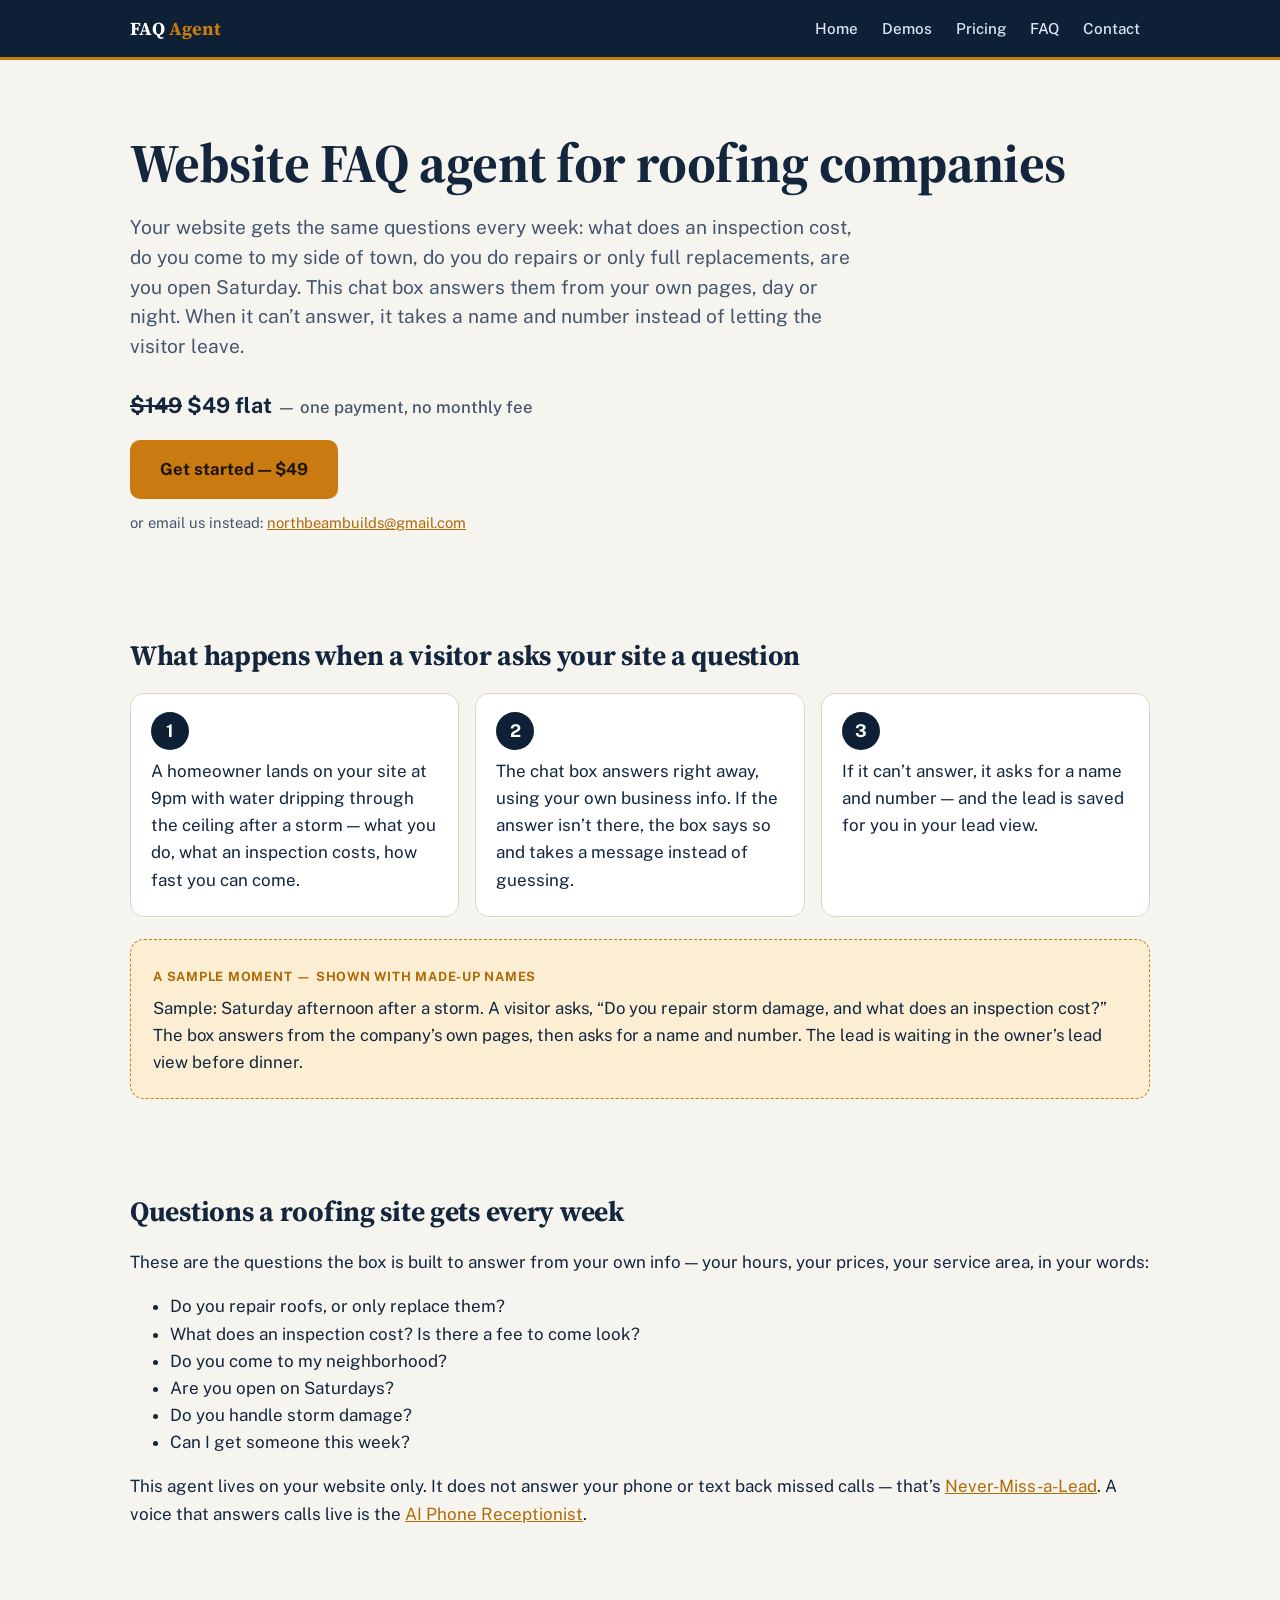
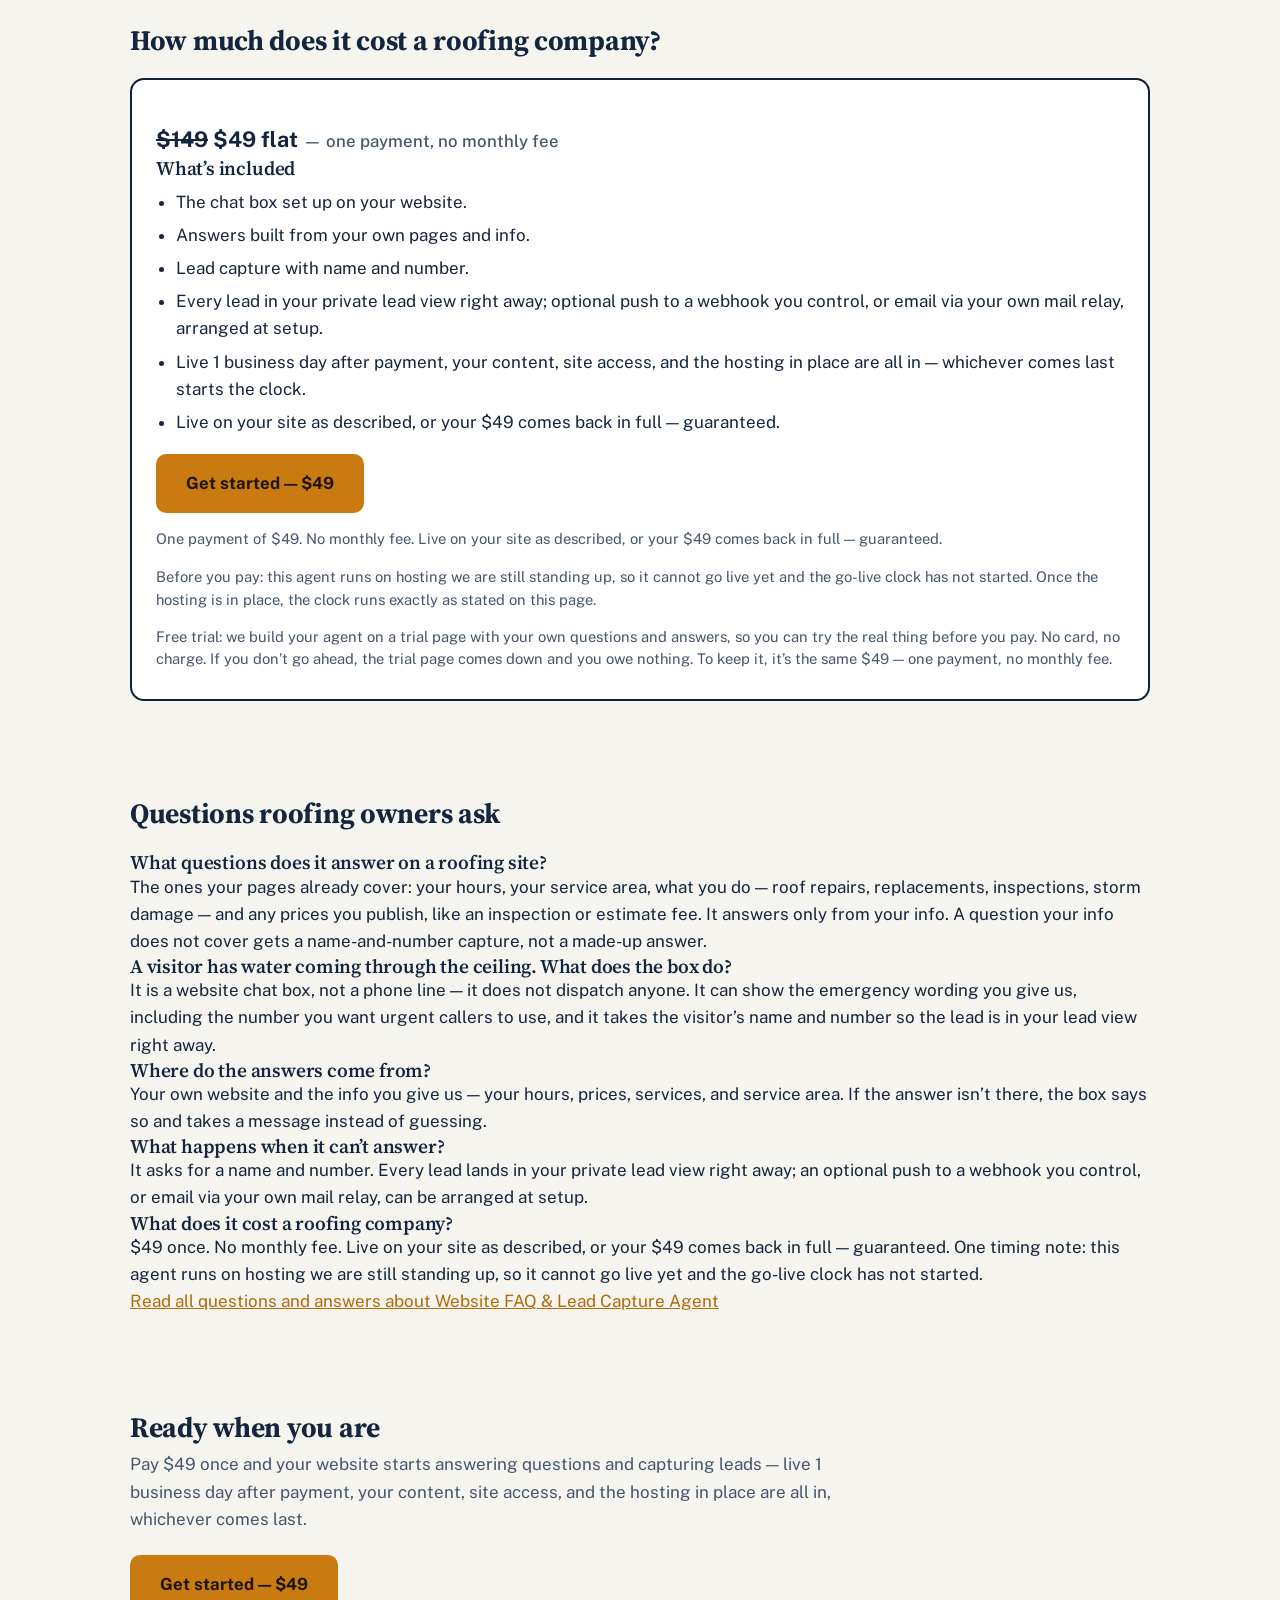
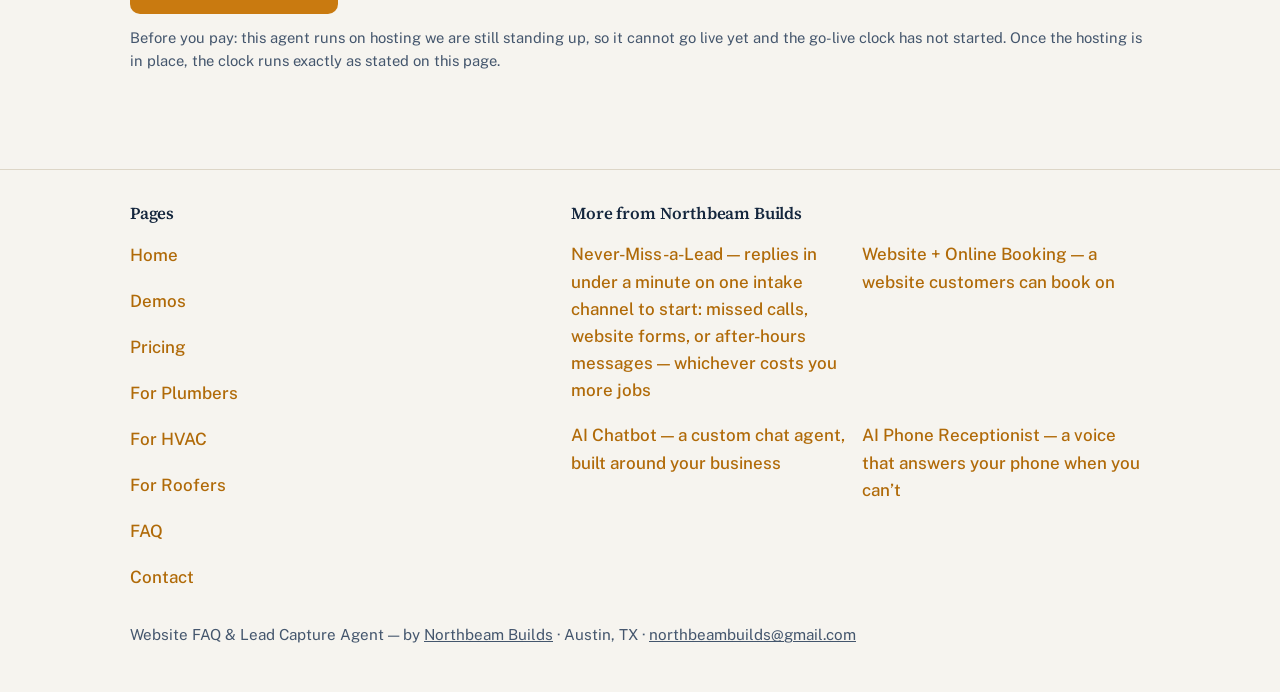
<file: for-roofers/index.html>
<!doctype html>
<html lang="en">
  <head>
    <meta charset="utf-8" />
    <meta name="viewport" content="width=device-width, initial-scale=1, viewport-fit=cover" />
    <meta name="color-scheme" content="light dark" />
    <link rel="icon" href="data:," />
    <title>Website FAQ Agent for Roofing Companies | Website FAQ & Lead Capture Agent</title>
    <meta name="description" content="A chat box for a roofing website that answers hours, prices, and service questions from your own info — and takes a name and number. $49 flat." />
    <link rel="canonical" href="https://faqagent.northbeambuilds.com/for-roofers/" />
    <meta property="og:title" content="Website FAQ Agent for Roofing Companies | Website FAQ & Lead Capture Agent" />
    <meta property="og:description" content="A chat box for a roofing website that answers hours, prices, and service questions from your own info — and takes a name and number. $49 flat." />
    <meta property="og:type" content="website" />
    <meta property="og:url" content="https://faqagent.northbeambuilds.com/for-roofers/" />
    <meta name="twitter:card" content="summary" />
    <meta name="twitter:title" content="Website FAQ Agent for Roofing Companies | Website FAQ & Lead Capture Agent" />
    <meta name="twitter:description" content="A chat box for a roofing website that answers hours, prices, and service questions from your own info — and takes a name and number. $49 flat." />
    <meta name="twitter:url" content="https://faqagent.northbeambuilds.com/for-roofers/" />
    <script type="application/ld+json">
{"@context": "https://schema.org", "@type": "SoftwareApplication", "name": "Website FAQ & Lead Capture Agent", "applicationCategory": "BusinessApplication", "operatingSystem": "Web", "description": "A chat box on a business\u2019s own website that answers questions from the business\u2019s own hours, prices, and services, and captures a name and number when it can\u2019t answer.", "offers": {"@type": "Offer", "priceCurrency": "USD", "price": "49", "priceSpecification": [{"@type": "UnitPriceSpecification", "price": "49", "priceCurrency": "USD", "name": "Flat price"}]}, "provider": {"@type": "Organization", "name": "Northbeam Builds", "email": "northbeambuilds@gmail.com", "address": {"@type": "PostalAddress", "addressLocality": "Austin", "addressRegion": "TX", "addressCountry": "US"}}}
    </script>
    <script type="application/ld+json">
{"@context": "https://schema.org", "@type": "FAQPage", "mainEntity": [{"@type": "Question", "name": "What questions does it answer on a roofing site?", "acceptedAnswer": {"@type": "Answer", "text": "The ones your pages already cover: your hours, your service area, what you do — roof repairs, replacements, inspections, storm damage — and any prices you publish, like an inspection or estimate fee. It answers only from your info. A question your info does not cover gets a name-and-number capture, not a made-up answer."}}, {"@type": "Question", "name": "A visitor has water coming through the ceiling. What does the box do?", "acceptedAnswer": {"@type": "Answer", "text": "It is a website chat box, not a phone line — it does not dispatch anyone. It can show the emergency wording you give us, including the number you want urgent callers to use, and it takes the visitor’s name and number so the lead is in your lead view right away."}}, {"@type": "Question", "name": "Where do the answers come from?", "acceptedAnswer": {"@type": "Answer", "text": "Your own website and the info you give us — your hours, prices, services, and service area. If the answer isn’t there, the box says so and takes a message instead of guessing."}}, {"@type": "Question", "name": "What happens when it can’t answer?", "acceptedAnswer": {"@type": "Answer", "text": "It asks for a name and number. Every lead lands in your private lead view right away; an optional push to a webhook you control, or email via your own mail relay, can be arranged at setup."}}, {"@type": "Question", "name": "What does it cost a roofing company?", "acceptedAnswer": {"@type": "Answer", "text": "$49 once. No monthly fee. Live on your site as described, or your $49 comes back in full — guaranteed. One timing note: this agent runs on hosting we are still standing up, so it cannot go live yet and the go-live clock has not started."}}]}
    </script>
    <link rel="preconnect" href="https://fonts.googleapis.com" />
    <link rel="preconnect" href="https://fonts.gstatic.com" crossorigin />
    <link href="https://fonts.googleapis.com/css2?family=Source+Serif+4:opsz,wght@8..60,600;8..60,700&family=Public+Sans:wght@400;500;600;700&display=swap" rel="stylesheet" />
    <link rel="stylesheet" href="/assets/site.css" />
  </head>
  <body>
    <header class="topbar">
      <div class="wrap">
        <a class="wordmark" href="/">FAQ <span>Agent</span></a>
        <button class="nav-toggle" type="button" aria-label="Open menu" aria-expanded="false" aria-controls="main-nav" id="nav-toggle">
          <span class="bars" aria-hidden="true"><span></span><span></span><span></span></span>
        </button>
        <nav class="topnav" id="main-nav" aria-label="Main site">
          <a href="/">Home</a>
          <a href="/demos/">Demos</a>
          <a href="/pricing/">Pricing</a>
          <a href="/faq/">FAQ</a>
          <a href="/contact/">Contact</a>
        </nav>
      </div>
    </header>

    <main>
      <div class="wrap">
        <div class="hero">
          <h1>Website FAQ agent for roofing companies</h1>
          <p class="purpose">Your website gets the same questions every week: what does an inspection cost, do you come to my side of town, do you do repairs or only full replacements, are you open Saturday. This chat box answers them from your own pages, day or night. When it can’t answer, it takes a name and number instead of letting the visitor leave.</p>
          <p class="price-line"><s>$149</s> $49 flat <span class="per">— one payment, no monthly fee</span></p>
          <div class="cta-row">
            <a class="btn" href="https://buy.stripe.com/aFa4gz04s19ifIS3J4gYU01" target="_blank" rel="noopener">Get started — $49</a>
          </div>
          <p class="buy-note">or email us instead: <a href="mailto:northbeambuilds@gmail.com">northbeambuilds@gmail.com</a></p>
        </div>
        <section aria-labelledby="what-heading">
          <div class="section-head">
            <h2 id="what-heading">What happens when a visitor asks your site a question</h2>
          </div>
          <ol class="steps">
            <li>A homeowner lands on your site at 9pm with water dripping through the ceiling after a storm — what you do, what an inspection costs, how fast you can come.</li>
            <li>The chat box answers right away, using your own business info. If the answer isn’t there, the box says so and takes a message instead of guessing.</li>
            <li>If it can’t answer, it asks for a name and number — and the lead is saved for you in your lead view.</li>
          </ol>
          <div class="sample">
            <p><span class="tag">A sample moment — shown with made-up names</span></p>
            <p>Sample: Saturday afternoon after a storm. A visitor asks, “Do you repair storm damage, and what does an inspection cost?” The box answers from the company’s own pages, then asks for a name and number. The lead is waiting in the owner’s lead view before dinner.</p>
          </div>
        </section>

        <section aria-labelledby="questions-heading">
          <div class="section-head">
            <h2 id="questions-heading">Questions a roofing site gets every week</h2>
          </div>
          <p>These are the questions the box is built to answer from your own info — your hours, your prices, your service area, in your words:</p>
          <ul>
            <li>Do you repair roofs, or only replace them?</li>
            <li>What does an inspection cost? Is there a fee to come look?</li>
            <li>Do you come to my neighborhood?</li>
            <li>Are you open on Saturdays?</li>
            <li>Do you handle storm damage?</li>
            <li>Can I get someone this week?</li>
          </ul>
          <p class="note">This agent lives on your website only. It does not answer your phone or text back missed calls — that’s <a href="https://nevermiss.northbeambuilds.com/">Never-Miss-a-Lead</a>. A voice that answers calls live is the <a href="https://receptionist.northbeambuilds.com/">AI Phone Receptionist</a>.</p>
        </section>

        <section aria-labelledby="price-heading">
          <div class="section-head">
            <h2 id="price-heading">How much does it cost a roofing company?</h2>
          </div>
          <div class="price-box">
            <p class="price-line"><s>$149</s> $49 flat <span class="per">— one payment, no monthly fee</span></p>
            <h3>What’s included</h3>
            <ul>
              <li>The chat box set up on your website.</li>
              <li>Answers built from your own pages and info.</li>
              <li>Lead capture with name and number.</li>
              <li>Every lead in your private lead view right away; optional push to a webhook you control, or email via your own mail relay, arranged at setup.</li>
              <li>Live 1 business day after payment, your content, site access, and the hosting in place are all in — whichever comes last starts the clock.</li>
              <li>Live on your site as described, or your $49 comes back in full — guaranteed.</li>
            </ul>
            <div class="cta-row">
              <a class="btn" href="https://buy.stripe.com/aFa4gz04s19ifIS3J4gYU01" target="_blank" rel="noopener">Get started — $49</a>
            </div>
            <p class="buy-note">One payment of $49. No monthly fee. Live on your site as described, or your $49 comes back in full — guaranteed.</p>
            <p class="buy-note">Before you pay: this agent runs on hosting we are still standing up, so it cannot go live yet and the go-live clock has not started. Once the hosting is in place, the clock runs exactly as stated on this page.</p>
            <p class="trial-note">Free trial: we build your agent on a trial page with your own questions and answers, so you can try the real thing before you pay. No card, no charge. If you don’t go ahead, the trial page comes down and you owe nothing. To keep it, it’s the same $49 — one payment, no monthly fee.</p>
          </div>
        </section>

        <section aria-labelledby="faq-heading">
          <div class="section-head">
            <h2 id="faq-heading">Questions roofing owners ask</h2>
          </div>
            <div class="faq-item"><h3>What questions does it answer on a roofing site?</h3><p>The ones your pages already cover: your hours, your service area, what you do — roof repairs, replacements, inspections, storm damage — and any prices you publish, like an inspection or estimate fee. It answers only from your info. A question your info does not cover gets a name-and-number capture, not a made-up answer.</p></div>
            <div class="faq-item"><h3>A visitor has water coming through the ceiling. What does the box do?</h3><p>It is a website chat box, not a phone line — it does not dispatch anyone. It can show the emergency wording you give us, including the number you want urgent callers to use, and it takes the visitor’s name and number so the lead is in your lead view right away.</p></div>
            <div class="faq-item"><h3>Where do the answers come from?</h3><p>Your own website and the info you give us — your hours, prices, services, and service area. If the answer isn’t there, the box says so and takes a message instead of guessing.</p></div>
            <div class="faq-item"><h3>What happens when it can’t answer?</h3><p>It asks for a name and number. Every lead lands in your private lead view right away; an optional push to a webhook you control, or email via your own mail relay, can be arranged at setup.</p></div>
            <div class="faq-item"><h3>What does it cost a roofing company?</h3><p>$49 once. No monthly fee. Live on your site as described, or your $49 comes back in full — guaranteed. One timing note: this agent runs on hosting we are still standing up, so it cannot go live yet and the go-live clock has not started.</p></div>
          <p><a href="/faq/">Read all questions and answers about Website FAQ & Lead Capture Agent</a></p>
        </section>

        <section aria-label="Get started">
          <div class="section-head">
            <h2>Ready when you are</h2>
            <p>Pay $49 once and your website starts answering questions and capturing leads — live 1 business day after payment, your content, site access, and the hosting in place are all in, whichever comes last.</p>
          </div>
          <div class="cta-row">
            <a class="btn" href="https://buy.stripe.com/aFa4gz04s19ifIS3J4gYU01" target="_blank" rel="noopener">Get started — $49</a>
          </div>
          <p class="buy-note">Before you pay: this agent runs on hosting we are still standing up, so it cannot go live yet and the go-live clock has not started. Once the hosting is in place, the clock runs exactly as stated on this page.</p>
        </section>
      </div>
    </main>
    <footer>
      <div class="wrap">
        <div class="footer-grid">
          <nav aria-label="Site pages">
            <h3>Pages</h3>
            <ul class="sitemap-list">
              <li><a href="/">Home</a></li>
              <li><a href="/demos/">Demos</a></li>
              <li><a href="/pricing/">Pricing</a></li>
              <li><a href="/for-plumbers/">For Plumbers</a></li>
              <li><a href="/for-hvac/">For HVAC</a></li>
              <li><a href="/for-roofers/">For Roofers</a></li>
              <li><a href="/faq/">FAQ</a></li>
              <li><a href="/contact/">Contact</a></li>
            </ul>
          </nav>
          <nav aria-label="More from Northbeam Builds">
            <h3>More from Northbeam Builds</h3>
            <ul class="tool-list">
              <li><a href="https://nevermiss.northbeambuilds.com/">Never-Miss-a-Lead — replies in under a minute on one intake channel to start: missed calls, website forms, or after-hours messages — whichever costs you more jobs</a></li>
              <li><a href="https://booking.northbeambuilds.com/">Website + Online Booking — a website customers can book on</a></li>
              <li><a href="https://chatbot.northbeambuilds.com/">AI Chatbot — a custom chat agent, built around your business</a></li>
              <li><a href="https://receptionist.northbeambuilds.com/">AI Phone Receptionist — a voice that answers your phone when you can’t</a></li>
            </ul>
          </nav>
        </div>
        <p class="footer-line">Website FAQ & Lead Capture Agent — by <a href="https://northbeambuilds.com">Northbeam Builds</a> · Austin, TX · <a href="mailto:northbeambuilds@gmail.com">northbeambuilds@gmail.com</a></p>
      </div>
    </footer>
    <script src="/assets/site.js"></script>
  </body>
</html>
</file>
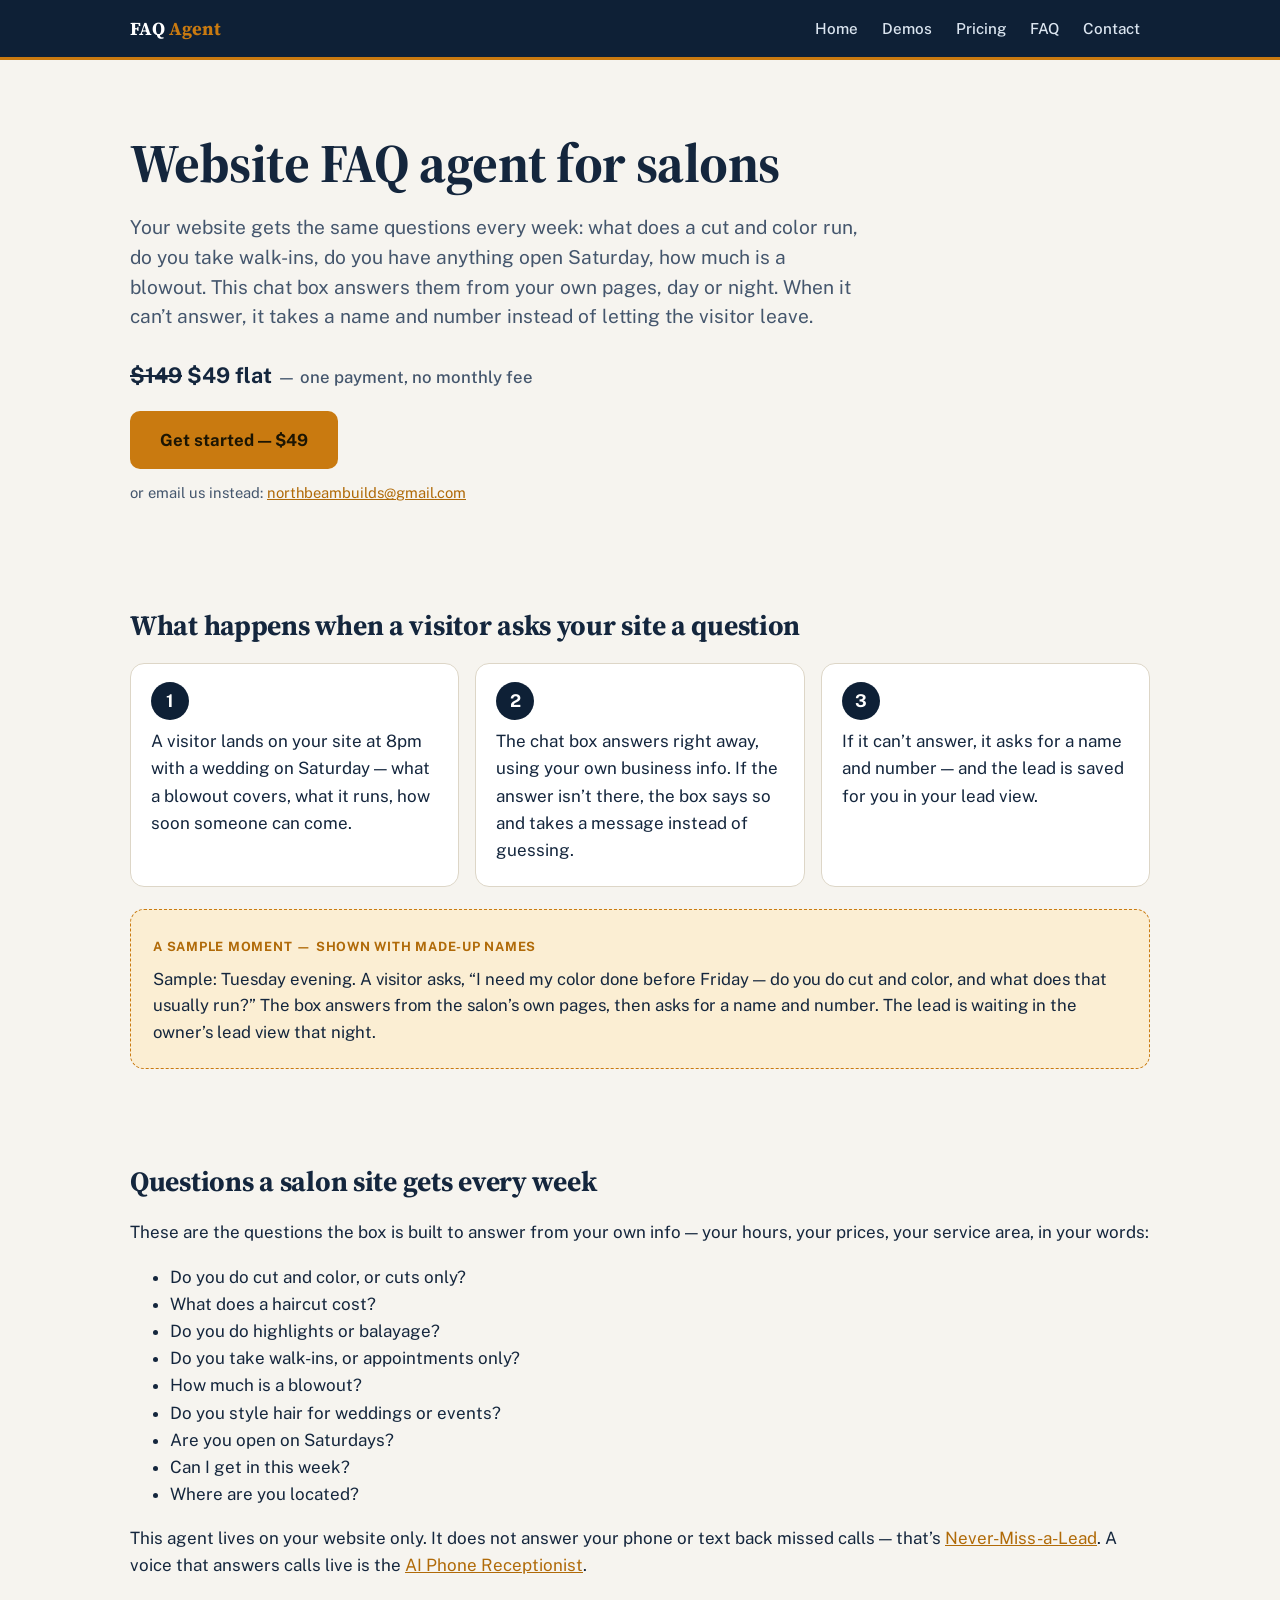
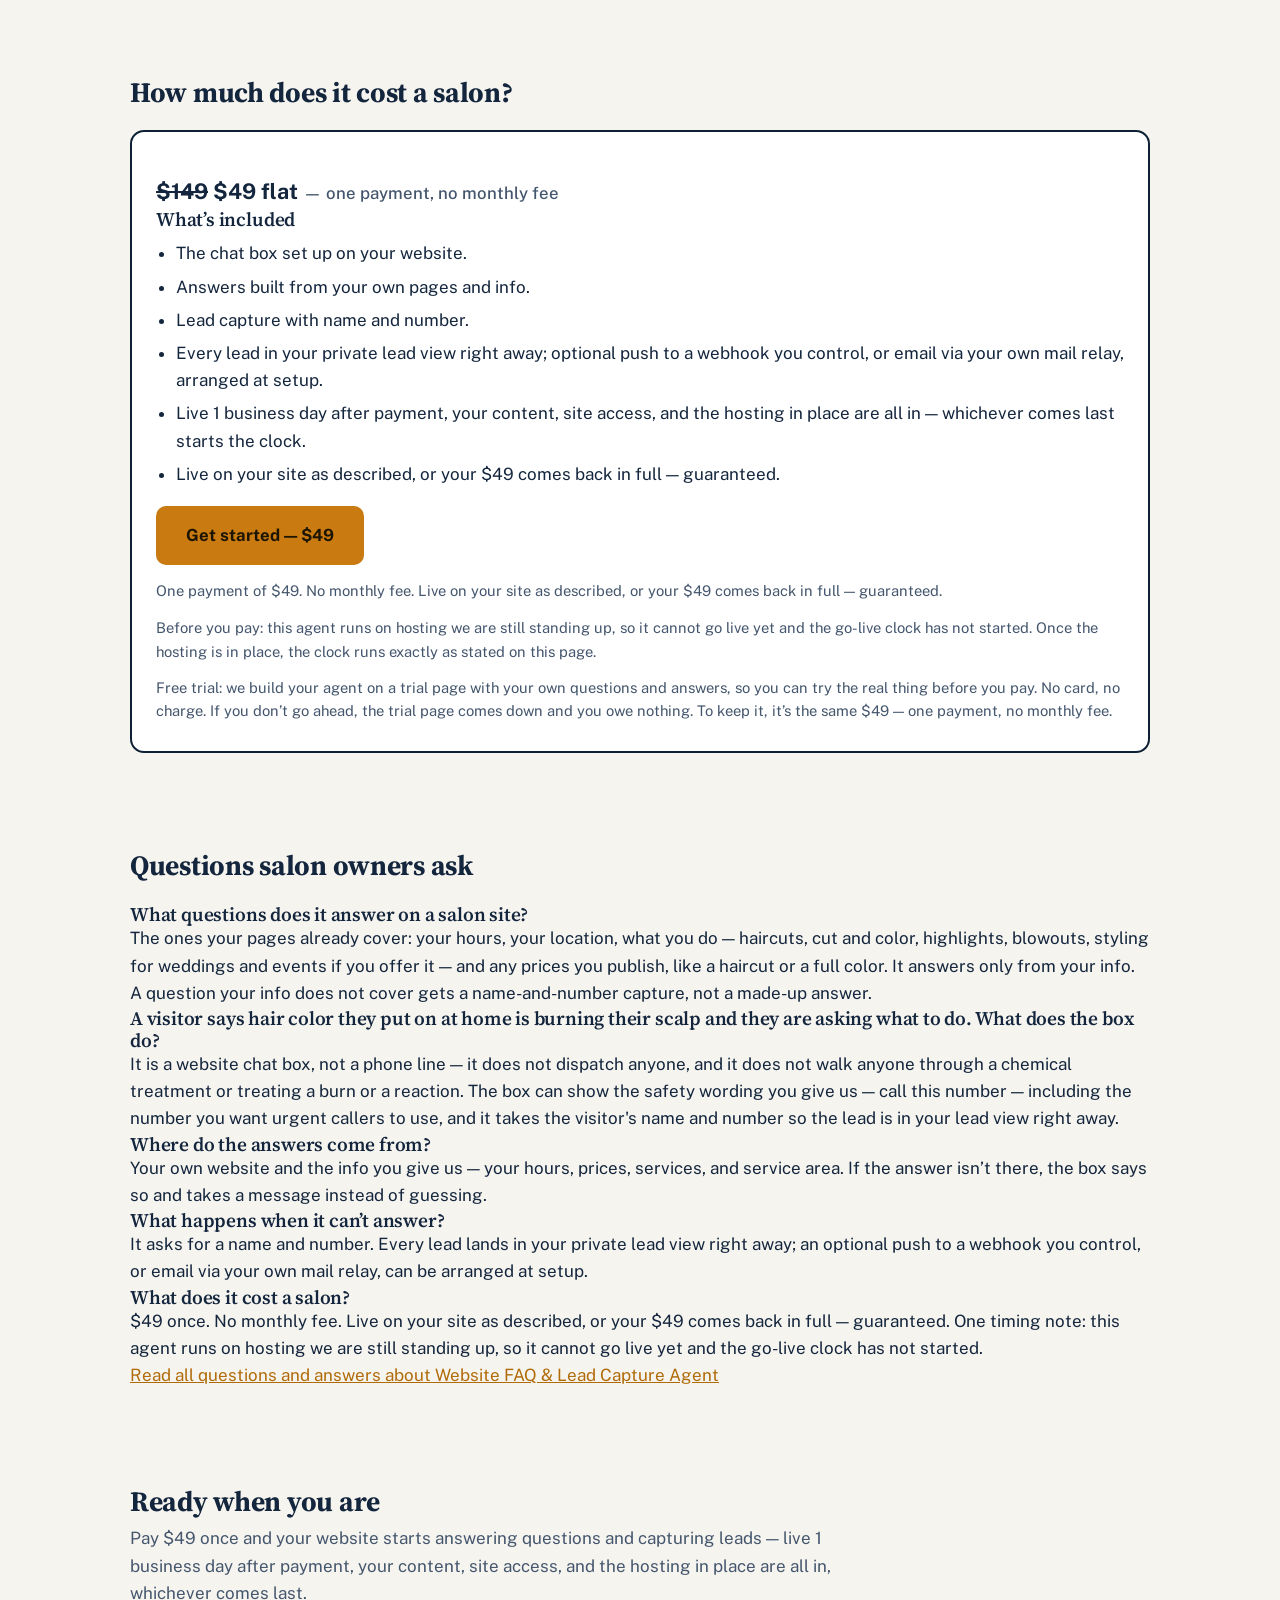
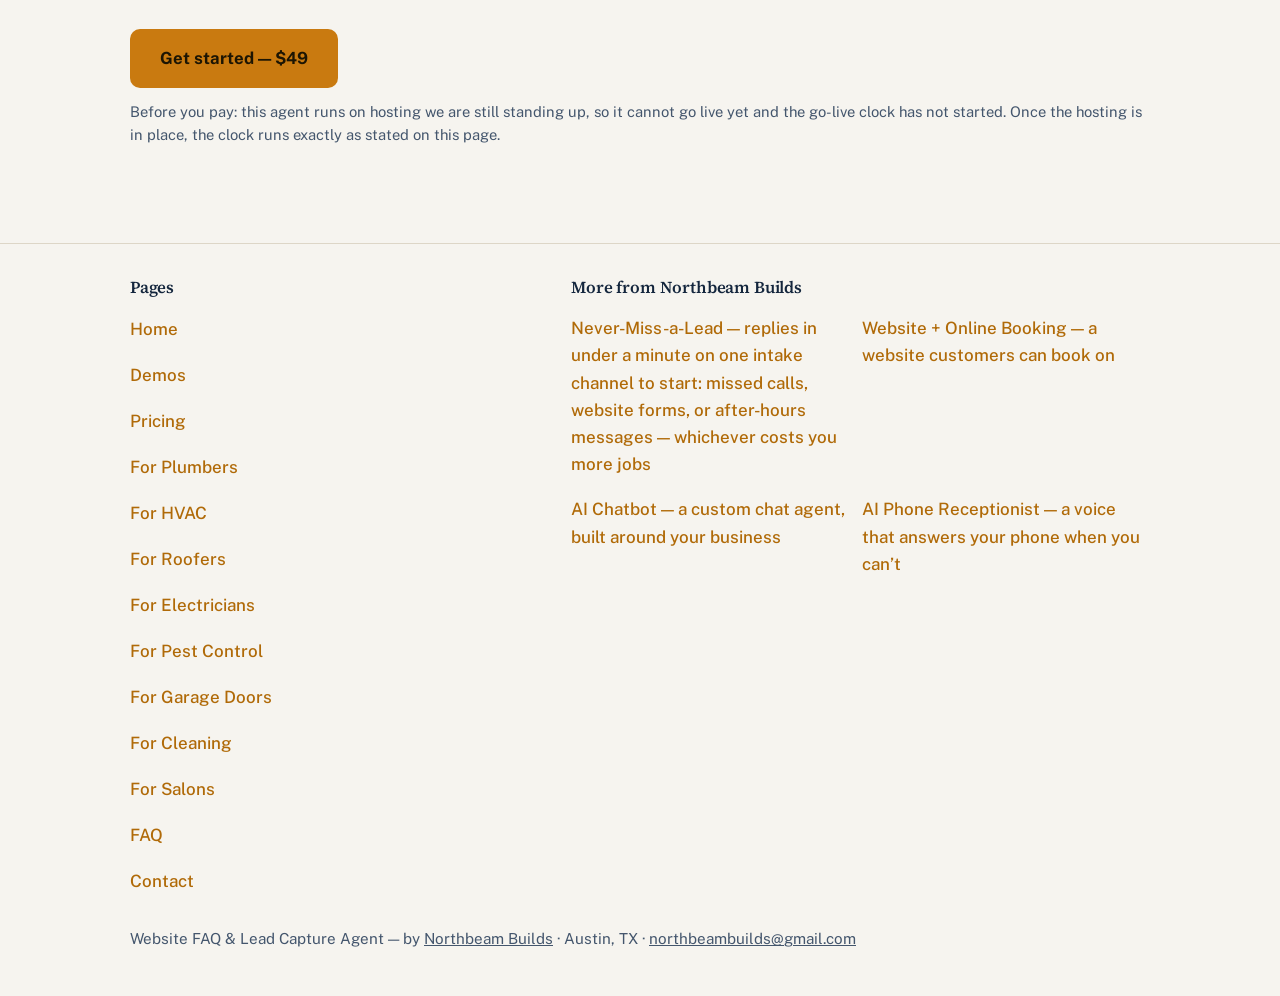
<file: for-salons/index.html>
<!doctype html>
<html lang="en">
  <head>
    <meta charset="utf-8" />
    <meta name="viewport" content="width=device-width, initial-scale=1, viewport-fit=cover" />
    <meta name="color-scheme" content="light dark" />
    <link rel="icon" href="data:," />
    <title>Website FAQ Agent for Salons | Website FAQ & Lead Capture Agent</title>
    <meta name="description" content="A chat box for a salon's website that answers hours, prices, and service questions from your own info — and takes a name and number. $49 flat." />
    <link rel="canonical" href="https://faqagent.northbeambuilds.com/for-salons/" />
    <meta property="og:title" content="Website FAQ Agent for Salons | Website FAQ & Lead Capture Agent" />
    <meta property="og:description" content="A chat box for a salon's website that answers hours, prices, and service questions from your own info — and takes a name and number. $49 flat." />
    <meta property="og:type" content="website" />
    <meta property="og:url" content="https://faqagent.northbeambuilds.com/for-salons/" />
    <meta name="twitter:card" content="summary" />
    <meta name="twitter:title" content="Website FAQ Agent for Salons | Website FAQ & Lead Capture Agent" />
    <meta name="twitter:description" content="A chat box for a salon's website that answers hours, prices, and service questions from your own info — and takes a name and number. $49 flat." />
    <meta name="twitter:url" content="https://faqagent.northbeambuilds.com/for-salons/" />
    <script type="application/ld+json">
{"@context": "https://schema.org", "@type": "SoftwareApplication", "name": "Website FAQ & Lead Capture Agent", "applicationCategory": "BusinessApplication", "operatingSystem": "Web", "description": "A chat box on a business\u2019s own website that answers questions from the business\u2019s own hours, prices, and services, and captures a name and number when it can\u2019t answer.", "offers": {"@type": "Offer", "priceCurrency": "USD", "price": "49", "priceSpecification": [{"@type": "UnitPriceSpecification", "price": "49", "priceCurrency": "USD", "name": "Flat price"}]}, "provider": {"@type": "Organization", "name": "Northbeam Builds", "email": "northbeambuilds@gmail.com", "address": {"@type": "PostalAddress", "addressLocality": "Austin", "addressRegion": "TX", "addressCountry": "US"}}}
    </script>
    <script type="application/ld+json">
{"@context": "https://schema.org", "@type": "FAQPage", "mainEntity": [{"@type": "Question", "name": "What questions does it answer on a salon site?", "acceptedAnswer": {"@type": "Answer", "text": "The ones your pages already cover: your hours, your location, what you do — haircuts, cut and color, highlights, blowouts, styling for weddings and events if you offer it — and any prices you publish, like a haircut or a full color. It answers only from your info. A question your info does not cover gets a name-and-number capture, not a made-up answer."}}, {"@type": "Question", "name": "A visitor says hair color they put on at home is burning their scalp and they are asking what to do. What does the box do?", "acceptedAnswer": {"@type": "Answer", "text": "It is a website chat box, not a phone line — it does not dispatch anyone, and it does not walk anyone through a chemical treatment or treating a burn or a reaction. The box can show the safety wording you give us — call this number — including the number you want urgent callers to use, and it takes the visitor's name and number so the lead is in your lead view right away."}}, {"@type": "Question", "name": "Where do the answers come from?", "acceptedAnswer": {"@type": "Answer", "text": "Your own website and the info you give us — your hours, prices, services, and service area. If the answer isn’t there, the box says so and takes a message instead of guessing."}}, {"@type": "Question", "name": "What happens when it can’t answer?", "acceptedAnswer": {"@type": "Answer", "text": "It asks for a name and number. Every lead lands in your private lead view right away; an optional push to a webhook you control, or email via your own mail relay, can be arranged at setup."}}, {"@type": "Question", "name": "What does it cost a salon?", "acceptedAnswer": {"@type": "Answer", "text": "$49 once. No monthly fee. Live on your site as described, or your $49 comes back in full — guaranteed. One timing note: this agent runs on hosting we are still standing up, so it cannot go live yet and the go-live clock has not started."}}]}
    </script>
    <link rel="preconnect" href="https://fonts.googleapis.com" />
    <link rel="preconnect" href="https://fonts.gstatic.com" crossorigin />
    <link href="https://fonts.googleapis.com/css2?family=Source+Serif+4:opsz,wght@8..60,600;8..60,700&family=Public+Sans:wght@400;500;600;700&display=swap" rel="stylesheet" />
    <link rel="stylesheet" href="/assets/site.css" />
  </head>
  <body>
    <header class="topbar">
      <div class="wrap">
        <a class="wordmark" href="/">FAQ <span>Agent</span></a>
        <button class="nav-toggle" type="button" aria-label="Open menu" aria-expanded="false" aria-controls="main-nav" id="nav-toggle">
          <span class="bars" aria-hidden="true"><span></span><span></span><span></span></span>
        </button>
        <nav class="topnav" id="main-nav" aria-label="Main site">
          <a href="/">Home</a>
          <a href="/demos/">Demos</a>
          <a href="/pricing/">Pricing</a>
          <a href="/faq/">FAQ</a>
          <a href="/contact/">Contact</a>
        </nav>
      </div>
    </header>

    <main>
      <div class="wrap">
        <div class="hero">
          <h1>Website FAQ agent for salons</h1>
          <p class="purpose">Your website gets the same questions every week: what does a cut and color run, do you take walk-ins, do you have anything open Saturday, how much is a blowout. This chat box answers them from your own pages, day or night. When it can’t answer, it takes a name and number instead of letting the visitor leave.</p>
          <p class="price-line"><s>$149</s> $49 flat <span class="per">— one payment, no monthly fee</span></p>
          <div class="cta-row">
            <a class="btn" href="https://buy.stripe.com/aFa4gz04s19ifIS3J4gYU01" target="_blank" rel="noopener">Get started — $49</a>
          </div>
          <p class="buy-note">or email us instead: <a href="mailto:northbeambuilds@gmail.com">northbeambuilds@gmail.com</a></p>
        </div>
        <section aria-labelledby="what-heading">
          <div class="section-head">
            <h2 id="what-heading">What happens when a visitor asks your site a question</h2>
          </div>
          <ol class="steps">
            <li>A visitor lands on your site at 8pm with a wedding on Saturday — what a blowout covers, what it runs, how soon someone can come.</li>
            <li>The chat box answers right away, using your own business info. If the answer isn’t there, the box says so and takes a message instead of guessing.</li>
            <li>If it can’t answer, it asks for a name and number — and the lead is saved for you in your lead view.</li>
          </ol>
          <div class="sample">
            <p><span class="tag">A sample moment — shown with made-up names</span></p>
            <p>Sample: Tuesday evening. A visitor asks, “I need my color done before Friday — do you do cut and color, and what does that usually run?” The box answers from the salon’s own pages, then asks for a name and number. The lead is waiting in the owner’s lead view that night.</p>
          </div>
        </section>

        <section aria-labelledby="questions-heading">
          <div class="section-head">
            <h2 id="questions-heading">Questions a salon site gets every week</h2>
          </div>
          <p>These are the questions the box is built to answer from your own info — your hours, your prices, your service area, in your words:</p>
          <ul>
            <li>Do you do cut and color, or cuts only?</li>
            <li>What does a haircut cost?</li>
            <li>Do you do highlights or balayage?</li>
            <li>Do you take walk-ins, or appointments only?</li>
            <li>How much is a blowout?</li>
            <li>Do you style hair for weddings or events?</li>
            <li>Are you open on Saturdays?</li>
            <li>Can I get in this week?</li>
            <li>Where are you located?</li>
          </ul>
          <p class="note">This agent lives on your website only. It does not answer your phone or text back missed calls — that’s <a href="https://nevermiss.northbeambuilds.com/">Never-Miss-a-Lead</a>. A voice that answers calls live is the <a href="https://receptionist.northbeambuilds.com/">AI Phone Receptionist</a>.</p>
        </section>

        <section aria-labelledby="price-heading">
          <div class="section-head">
            <h2 id="price-heading">How much does it cost a salon?</h2>
          </div>
          <div class="price-box">
            <p class="price-line"><s>$149</s> $49 flat <span class="per">— one payment, no monthly fee</span></p>
            <h3>What’s included</h3>
            <ul>
              <li>The chat box set up on your website.</li>
              <li>Answers built from your own pages and info.</li>
              <li>Lead capture with name and number.</li>
              <li>Every lead in your private lead view right away; optional push to a webhook you control, or email via your own mail relay, arranged at setup.</li>
              <li>Live 1 business day after payment, your content, site access, and the hosting in place are all in — whichever comes last starts the clock.</li>
              <li>Live on your site as described, or your $49 comes back in full — guaranteed.</li>
            </ul>
            <div class="cta-row">
              <a class="btn" href="https://buy.stripe.com/aFa4gz04s19ifIS3J4gYU01" target="_blank" rel="noopener">Get started — $49</a>
            </div>
            <p class="buy-note">One payment of $49. No monthly fee. Live on your site as described, or your $49 comes back in full — guaranteed.</p>
            <p class="buy-note">Before you pay: this agent runs on hosting we are still standing up, so it cannot go live yet and the go-live clock has not started. Once the hosting is in place, the clock runs exactly as stated on this page.</p>
            <p class="trial-note">Free trial: we build your agent on a trial page with your own questions and answers, so you can try the real thing before you pay. No card, no charge. If you don’t go ahead, the trial page comes down and you owe nothing. To keep it, it’s the same $49 — one payment, no monthly fee.</p>
          </div>
        </section>

        <section aria-labelledby="faq-heading">
          <div class="section-head">
            <h2 id="faq-heading">Questions salon owners ask</h2>
          </div>
            <div class="faq-item"><h3>What questions does it answer on a salon site?</h3><p>The ones your pages already cover: your hours, your location, what you do — haircuts, cut and color, highlights, blowouts, styling for weddings and events if you offer it — and any prices you publish, like a haircut or a full color. It answers only from your info. A question your info does not cover gets a name-and-number capture, not a made-up answer.</p></div>
            <div class="faq-item"><h3>A visitor says hair color they put on at home is burning their scalp and they are asking what to do. What does the box do?</h3><p>It is a website chat box, not a phone line — it does not dispatch anyone, and it does not walk anyone through a chemical treatment or treating a burn or a reaction. The box can show the safety wording you give us — call this number — including the number you want urgent callers to use, and it takes the visitor's name and number so the lead is in your lead view right away.</p></div>
            <div class="faq-item"><h3>Where do the answers come from?</h3><p>Your own website and the info you give us — your hours, prices, services, and service area. If the answer isn’t there, the box says so and takes a message instead of guessing.</p></div>
            <div class="faq-item"><h3>What happens when it can’t answer?</h3><p>It asks for a name and number. Every lead lands in your private lead view right away; an optional push to a webhook you control, or email via your own mail relay, can be arranged at setup.</p></div>
            <div class="faq-item"><h3>What does it cost a salon?</h3><p>$49 once. No monthly fee. Live on your site as described, or your $49 comes back in full — guaranteed. One timing note: this agent runs on hosting we are still standing up, so it cannot go live yet and the go-live clock has not started.</p></div>
          <p><a href="/faq/">Read all questions and answers about Website FAQ & Lead Capture Agent</a></p>
        </section>

        <section aria-label="Get started">
          <div class="section-head">
            <h2>Ready when you are</h2>
            <p>Pay $49 once and your website starts answering questions and capturing leads — live 1 business day after payment, your content, site access, and the hosting in place are all in, whichever comes last.</p>
          </div>
          <div class="cta-row">
            <a class="btn" href="https://buy.stripe.com/aFa4gz04s19ifIS3J4gYU01" target="_blank" rel="noopener">Get started — $49</a>
          </div>
          <p class="buy-note">Before you pay: this agent runs on hosting we are still standing up, so it cannot go live yet and the go-live clock has not started. Once the hosting is in place, the clock runs exactly as stated on this page.</p>
        </section>
      </div>
    </main>
    <footer>
      <div class="wrap">
        <div class="footer-grid">
          <nav aria-label="Site pages">
            <h3>Pages</h3>
            <ul class="sitemap-list">
              <li><a href="/">Home</a></li>
              <li><a href="/demos/">Demos</a></li>
              <li><a href="/pricing/">Pricing</a></li>
              <li><a href="/for-plumbers/">For Plumbers</a></li>
              <li><a href="/for-hvac/">For HVAC</a></li>
              <li><a href="/for-roofers/">For Roofers</a></li>
              <li><a href="/for-electricians/">For Electricians</a></li>
              <li><a href="/for-pest-control/">For Pest Control</a></li>
              <li><a href="/for-garage-doors/">For Garage Doors</a></li>
              <li><a href="/for-cleaning/">For Cleaning</a></li>
              <li><a href="/for-salons/">For Salons</a></li>
              <li><a href="/faq/">FAQ</a></li>
              <li><a href="/contact/">Contact</a></li>
            </ul>
          </nav>
          <nav aria-label="More from Northbeam Builds">
            <h3>More from Northbeam Builds</h3>
            <ul class="tool-list">
              <li><a href="https://nevermiss.northbeambuilds.com/">Never-Miss-a-Lead — replies in under a minute on one intake channel to start: missed calls, website forms, or after-hours messages — whichever costs you more jobs</a></li>
              <li><a href="https://booking.northbeambuilds.com/">Website + Online Booking — a website customers can book on</a></li>
              <li><a href="https://chatbot.northbeambuilds.com/">AI Chatbot — a custom chat agent, built around your business</a></li>
              <li><a href="https://receptionist.northbeambuilds.com/">AI Phone Receptionist — a voice that answers your phone when you can’t</a></li>
            </ul>
          </nav>
        </div>
        <p class="footer-line">Website FAQ & Lead Capture Agent — by <a href="https://northbeambuilds.com">Northbeam Builds</a> · Austin, TX · <a href="mailto:northbeambuilds@gmail.com">northbeambuilds@gmail.com</a></p>
      </div>
    </footer>
    <script src="/assets/site.js"></script>
  </body>
</html>
</file>
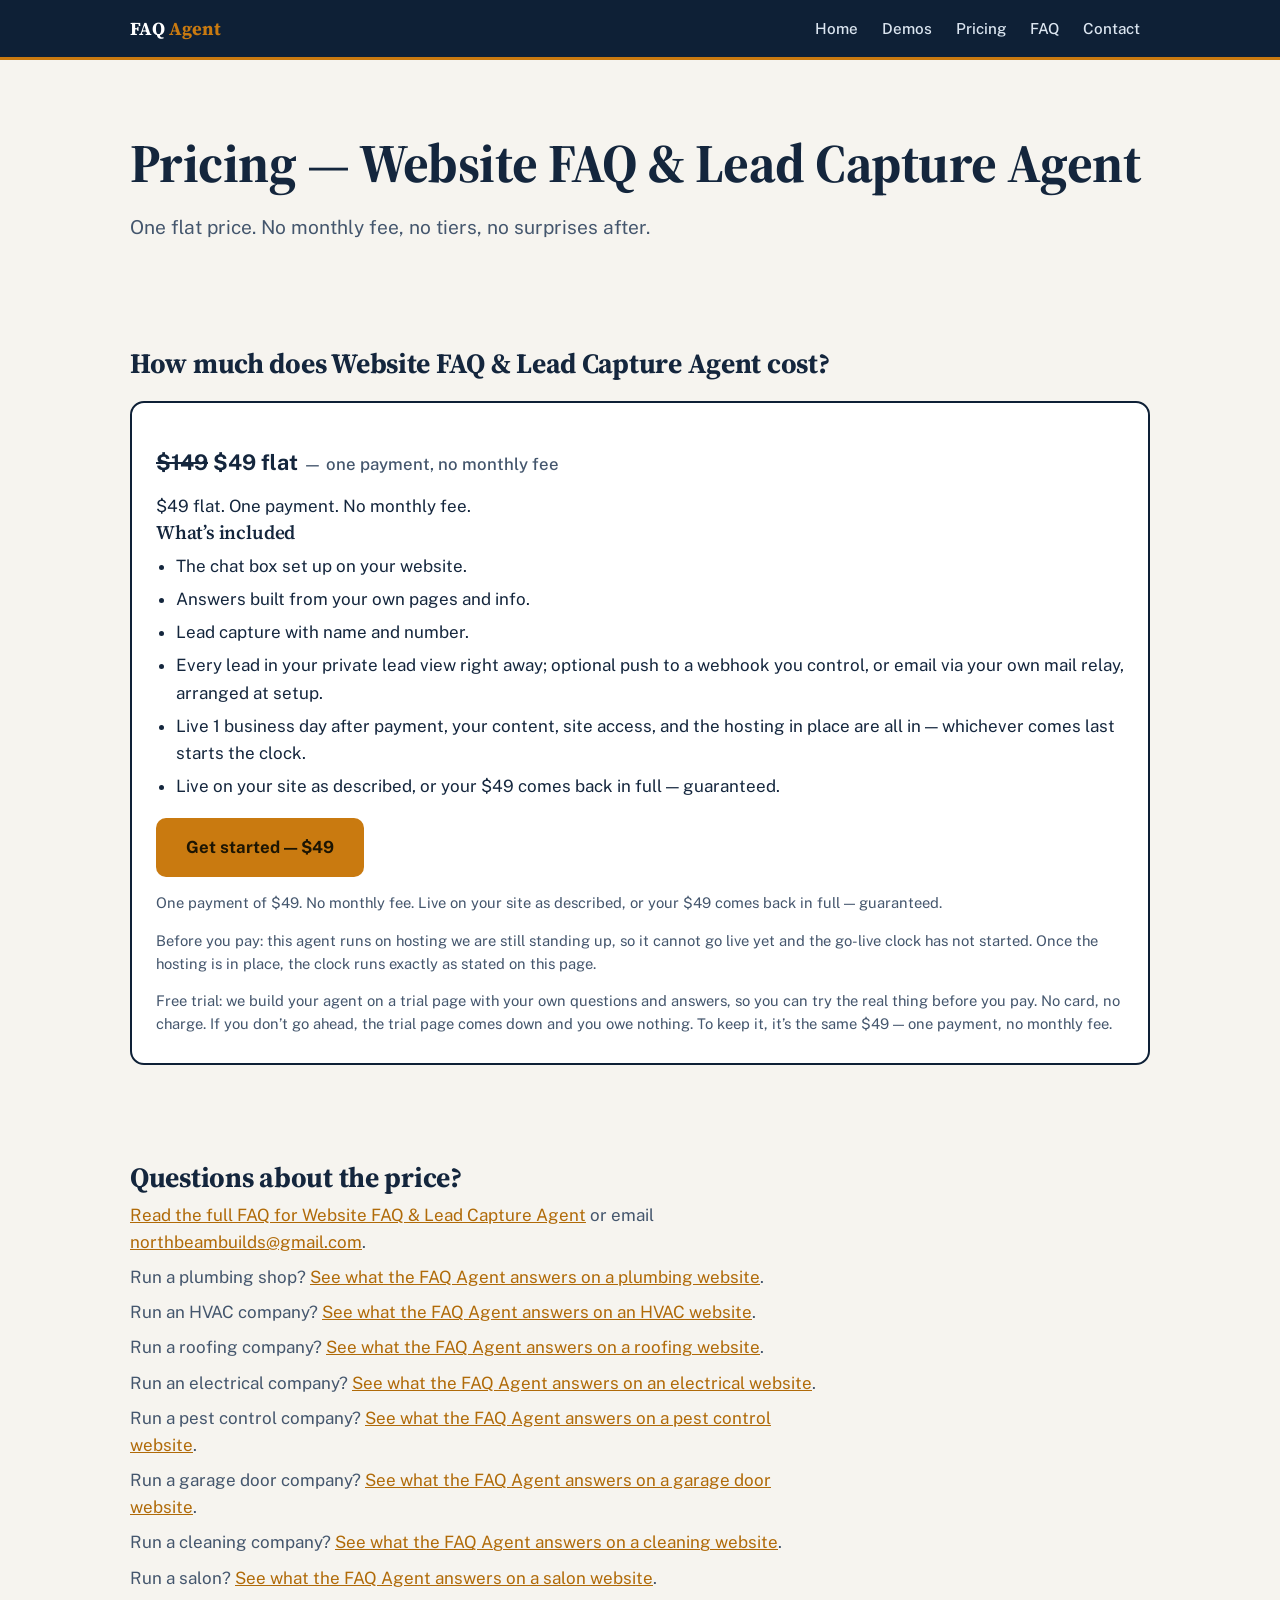
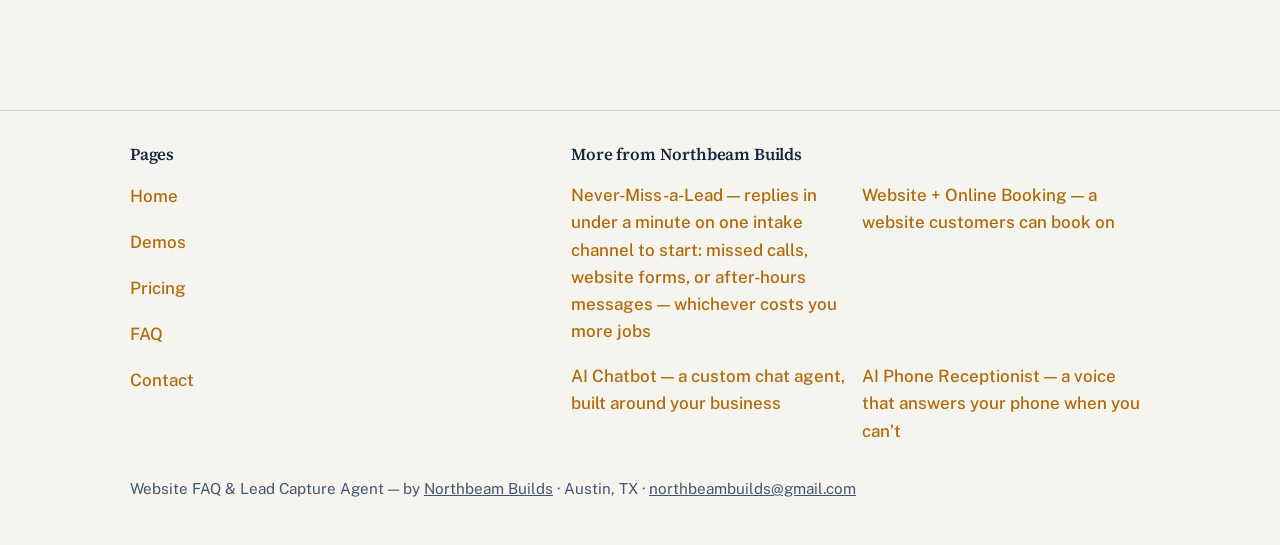
<file: pricing/index.html>
<!doctype html>
<html lang="en">
  <head>
    <meta charset="utf-8" />
    <meta name="viewport" content="width=device-width, initial-scale=1, viewport-fit=cover" />
    <meta name="color-scheme" content="light dark" />
    <link rel="icon" href="data:," />
    <title>Pricing | Website FAQ & Lead Capture Agent</title>
    <meta name="description" content="Website FAQ & Lead Capture Agent pricing: $49 flat, one payment, no monthly fee. What’s included, and the if-we-can’t-get-it-live-you-don’t-pay terms." />
    <link rel="canonical" href="https://faqagent.northbeambuilds.com/pricing/" />
    <meta property="og:title" content="Pricing | Website FAQ & Lead Capture Agent" />
    <meta property="og:description" content="Website FAQ & Lead Capture Agent pricing: $49 flat, one payment, no monthly fee. What’s included, and the if-we-can’t-get-it-live-you-don’t-pay terms." />
    <meta property="og:type" content="website" />
    <meta property="og:url" content="https://faqagent.northbeambuilds.com/pricing/" />
    <meta name="twitter:card" content="summary" />
    <meta name="twitter:title" content="Pricing | Website FAQ & Lead Capture Agent" />
    <meta name="twitter:description" content="Website FAQ & Lead Capture Agent pricing: $49 flat, one payment, no monthly fee. What’s included, and the if-we-can’t-get-it-live-you-don’t-pay terms." />
    <meta name="twitter:url" content="https://faqagent.northbeambuilds.com/pricing/" />
    <script type="application/ld+json">
{"@context": "https://schema.org", "@type": "SoftwareApplication", "name": "Website FAQ & Lead Capture Agent", "applicationCategory": "BusinessApplication", "operatingSystem": "Web", "description": "A chat box on a business\u2019s own website that answers questions from the business\u2019s own hours, prices, and services, and captures a name and number when it can\u2019t answer.", "offers": {"@type": "Offer", "priceCurrency": "USD", "price": "49", "priceSpecification": [{"@type": "UnitPriceSpecification", "price": "49", "priceCurrency": "USD", "name": "Flat price"}]}, "provider": {"@type": "Organization", "name": "Northbeam Builds", "email": "northbeambuilds@gmail.com", "address": {"@type": "PostalAddress", "addressLocality": "Austin", "addressRegion": "TX", "addressCountry": "US"}}}
    </script>
    <link rel="preconnect" href="https://fonts.googleapis.com" />
    <link rel="preconnect" href="https://fonts.gstatic.com" crossorigin />
    <link href="https://fonts.googleapis.com/css2?family=Source+Serif+4:opsz,wght@8..60,600;8..60,700&family=Public+Sans:wght@400;500;600;700&display=swap" rel="stylesheet" />
    <link rel="stylesheet" href="/assets/site.css" />
  </head>
  <body>
    <header class="topbar">
      <div class="wrap">
        <a class="wordmark" href="/">FAQ <span>Agent</span></a>
        <button class="nav-toggle" type="button" aria-label="Open menu" aria-expanded="false" aria-controls="main-nav" id="nav-toggle">
          <span class="bars" aria-hidden="true"><span></span><span></span><span></span></span>
        </button>
        <nav class="topnav" id="main-nav" aria-label="Main site">
          <a href="/">Home</a>
          <a href="/demos/">Demos</a>
          <a href="/pricing/">Pricing</a>
          <a href="/faq/">FAQ</a>
          <a href="/contact/">Contact</a>
        </nav>
      </div>
    </header>

    <main>
      <div class="wrap">
        <div class="hero">
          <h1>Pricing — Website FAQ & Lead Capture Agent</h1>
          <p class="purpose">One flat price. No monthly fee, no tiers, no surprises after.</p>
        </div>
        <section aria-labelledby="price-heading">
          <div class="section-head">
            <h2 id="price-heading">How much does Website FAQ & Lead Capture Agent cost?</h2>
          </div>
          <div class="price-box">
            <p class="price-line"><s>$149</s> $49 flat <span class="per">— one payment, no monthly fee</span></p>
            <p>$49 flat. One payment. No monthly fee.</p>
            <h3>What’s included</h3>
            <ul>
              <li>The chat box set up on your website.</li>
              <li>Answers built from your own pages and info.</li>
              <li>Lead capture with name and number.</li>
              <li>Every lead in your private lead view right away; optional push to a webhook you control, or email via your own mail relay, arranged at setup.</li>
              <li>Live 1 business day after payment, your content, site access, and the hosting in place are all in — whichever comes last starts the clock.</li>
              <li>Live on your site as described, or your $49 comes back in full — guaranteed.</li>
            </ul>
            <div class="cta-row">
              <a class="btn" href="https://buy.stripe.com/aFa4gz04s19ifIS3J4gYU01" target="_blank" rel="noopener">Get started — $49</a>
            </div>
            <p class="buy-note">One payment of $49. No monthly fee. Live on your site as described, or your $49 comes back in full — guaranteed.</p>
            <p class="buy-note">Before you pay: this agent runs on hosting we are still standing up, so it cannot go live yet and the go-live clock has not started. Once the hosting is in place, the clock runs exactly as stated on this page.</p>
            <p class="trial-note">Free trial: we build your agent on a trial page with your own questions and answers, so you can try the real thing before you pay. No card, no charge. If you don’t go ahead, the trial page comes down and you owe nothing. To keep it, it’s the same $49 — one payment, no monthly fee.</p>
          </div>
        </section>
        <section aria-labelledby="faq-teaser-heading">
          <div class="section-head">
            <h2 id="faq-teaser-heading">Questions about the price?</h2>
            <p><a href="/faq/">Read the full FAQ for Website FAQ & Lead Capture Agent</a> or email <a href="mailto:northbeambuilds@gmail.com">northbeambuilds@gmail.com</a>.</p>
            <p>Run a plumbing shop? <a href="/for-plumbers/">See what the FAQ Agent answers on a plumbing website</a>.</p>
            <p>Run an HVAC company? <a href="/for-hvac/">See what the FAQ Agent answers on an HVAC website</a>.</p>
            <p>Run a roofing company? <a href="/for-roofers/">See what the FAQ Agent answers on a roofing website</a>.</p>
            <p>Run an electrical company? <a href="/for-electricians/">See what the FAQ Agent answers on an electrical website</a>.</p>
            <p>Run a pest control company? <a href="/for-pest-control/">See what the FAQ Agent answers on a pest control website</a>.</p>
            <p>Run a garage door company? <a href="/for-garage-doors/">See what the FAQ Agent answers on a garage door website</a>.</p>
            <p>Run a cleaning company? <a href="/for-cleaning/">See what the FAQ Agent answers on a cleaning website</a>.</p>
            <p>Run a salon? <a href="/for-salons/">See what the FAQ Agent answers on a salon website</a>.</p>
          </div>
        </section>
      </div>
    </main>
    <footer>
      <div class="wrap">
        <div class="footer-grid">
          <nav aria-label="Site pages">
            <h3>Pages</h3>
            <ul class="sitemap-list">
              <li><a href="/">Home</a></li>
              <li><a href="/demos/">Demos</a></li>
              <li><a href="/pricing/">Pricing</a></li>
              <li><a href="/faq/">FAQ</a></li>
              <li><a href="/contact/">Contact</a></li>
            </ul>
          </nav>
          <nav aria-label="More from Northbeam Builds">
            <h3>More from Northbeam Builds</h3>
            <ul class="tool-list">
              <li><a href="https://nevermiss.northbeambuilds.com/">Never-Miss-a-Lead — replies in under a minute on one intake channel to start: missed calls, website forms, or after-hours messages — whichever costs you more jobs</a></li>
              <li><a href="https://booking.northbeambuilds.com/">Website + Online Booking — a website customers can book on</a></li>
              <li><a href="https://chatbot.northbeambuilds.com/">AI Chatbot — a custom chat agent, built around your business</a></li>
              <li><a href="https://receptionist.northbeambuilds.com/">AI Phone Receptionist — a voice that answers your phone when you can’t</a></li>
            </ul>
          </nav>
        </div>
        <p class="footer-line">Website FAQ & Lead Capture Agent — by <a href="https://northbeambuilds.com">Northbeam Builds</a> · Austin, TX · <a href="mailto:northbeambuilds@gmail.com">northbeambuilds@gmail.com</a></p>
      </div>
    </footer>
    <script src="/assets/site.js"></script>
  </body>
</html>
</file>
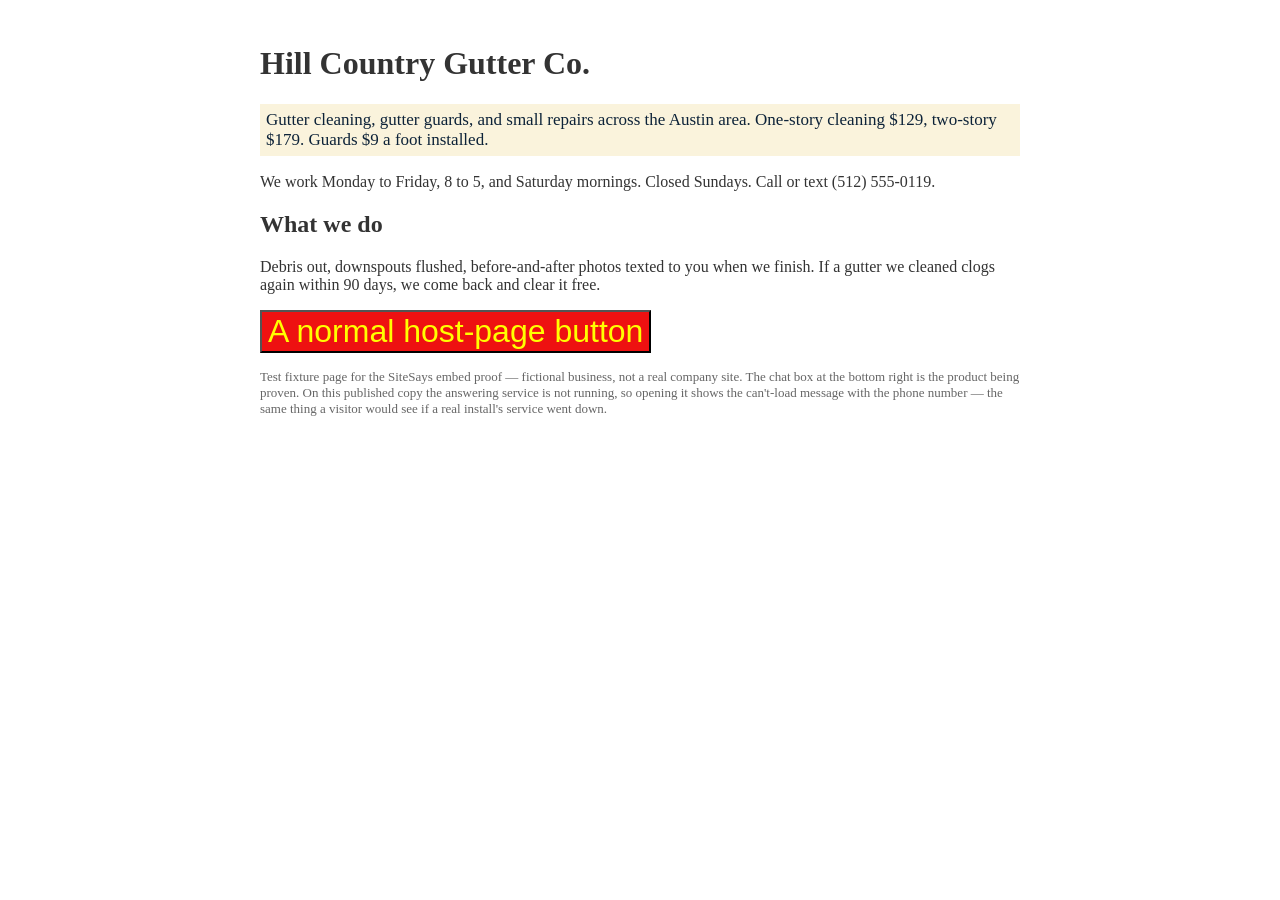
<file: proof/index.html>
<!doctype html>
<html lang="en">
<head>
<meta charset="utf-8">
<meta name="viewport" content="width=device-width, initial-scale=1">
<meta name="robots" content="noindex">
<title>Hill Country Gutter Co. — Gutter Cleaning &amp; Guards, Austin</title>
<!--
  TEST FIXTURE page for the SiteSays live-proof (2026-10-14) — published copy.
  This copy points the widget at this origin, which serves the embed script
  but no answering service, so the widget shows its can't-load message with
  the business phone: the graceful-degradation path, on the public origin.
  The full working loop (answers, lead capture, owner email notification)
  was proven with this same fixture and script against the service running
  on Northbeam's test machine — record: the deploy kit's live-proof/PROOF.md.
  This page plays the role of a customer's existing website. It is
  deliberately hostile to an embedded widget:
   - global CSS with !important that would wreck a non-isolated widget
     (every button red/yellow at 32px, dark green-on-black inputs, every
     div outlined, Comic Sans everywhere, content-box sizing);
   - host globals named like widget internals (askQuestion, $, SiteSays
     NOT pre-defined — the widget must own its one namespace);
   - a sentinel element whose computed style the test records before and
     after the widget loads and is used — it must not move a pixel.
  The business is fictional (see the footer note).
-->
<style>
  * { box-sizing: content-box !important; }
  body { font-family: "Comic Sans MS", "Comic Neue", cursive; color: #333; margin: 0; }
  button { background: #ee1111 !important; color: #ffff00 !important; font-size: 32px !important; border-radius: 0 !important; }
  input, textarea { background: #222 !important; color: #00ff00 !important; }
  div { outline: 3px dashed orange; }
  #sentinel { color: rgb(12, 34, 56); font-size: 17px; background: rgb(250, 243, 220); padding: 6px; }
  main { max-width: 760px; margin: 0 auto; padding: 24px 16px 80px; }
</style>
<script>
  // Host-page scripts with names a careless widget might collide with.
  window.askQuestion = function () { return "HOST askQuestion — widget must not call this"; };
  window.$ = function () { return "HOST $ — widget must not use this"; };
  window.__hostSentinel = "host-page";
</script>
</head>
<body>
<main>
  <h1>Hill Country Gutter Co.</h1>
  <p id="sentinel">Gutter cleaning, gutter guards, and small repairs across the Austin area. One-story cleaning $129, two-story $179. Guards $9 a foot installed.</p>
  <p>We work Monday to Friday, 8 to 5, and Saturday mornings. Closed Sundays. Call or text (512) 555-0119.</p>
  <h2>What we do</h2>
  <p>Debris out, downspouts flushed, before-and-after photos texted to you when we finish. If a gutter we cleaned clogs again within 90 days, we come back and clear it free.</p>
  <p><button type="button" onclick="document.getElementById('sentinel').dataset.clicked='yes'">A normal host-page button</button></p>
  <p style="font-size:13px;color:#666">Test fixture page for the SiteSays embed proof — fictional business, not a real company site. The chat box at the bottom right is the product being proven. On this published copy the answering service is not running, so opening it shows the can't-load message with the phone number — the same thing a visitor would see if a real install's service went down.</p>
</main>

<!-- The customer's one-line install: one script tag, loaded cross-origin. -->
<script src="https://faqagent.northbeambuilds.com/proof/sitesays-embed.js"
        data-sitesays-endpoint="https://faqagent.northbeambuilds.com/proof"
        data-sitesays-site="hill-country-gutter"
        data-sitesays-name="Hill Country Gutter Co."
        data-sitesays-phone="(512) 555-0119"
        async></script>
</body>
</html>
</file>
<file: assets/site.css>
:root {
        color-scheme: light dark;
        --bg: #f6f4ef;
        --surface: #ffffff;
        --surface-2: #efece4;
        --ink: #14263d;
        --ink-soft: #44566d;
        --navy: #0e2036;
        --navy-2: #16304f;
        --amber: #c97a10;
        --amber-strong: #b06a08;
        --amber-soft: #fbeed3;
        --line: #ddd6c7;
        --focus: #1d6fd1;
        --radius: 14px;
      }
      @media (prefers-color-scheme: dark) {
        :root {
          --bg: #0a1626;
          --surface: #102238;
          --surface-2: #0d1c30;
          --ink: #eef2f7;
          --ink-soft: #b3c0d0;
          --navy: #0a1828;
          --navy-2: #122a47;
          --amber: #f0b24a;
          --amber-strong: #f5c169;
          --amber-soft: #2b2110;
          --line: #2a3f58;
          --focus: #7db4f0;
        }
      }
      * { box-sizing: border-box; }
      html { scroll-behavior: smooth; }
      body {
        margin: 0;
        background: var(--bg);
        color: var(--ink);
        font-family: "Public Sans", -apple-system, BlinkMacSystemFont, "Segoe UI", sans-serif;
        font-size: 1.0625rem;
        line-height: 1.6;
        -webkit-font-smoothing: antialiased;
      }
      a { color: var(--amber-strong); }
      a:focus-visible, summary:focus-visible {
        outline: 3px solid var(--focus);
        outline-offset: 2px;
        border-radius: 4px;
      }
      h1, h2, h3 {
        font-family: "Source Serif 4", Georgia, "Times New Roman", serif;
        line-height: 1.15;
        margin: 0;
        letter-spacing: -0.01em;
      }
      h2 { font-size: 1.75rem; font-weight: 700; }
      h3 { font-size: 1.2rem; font-weight: 600; }
      p { margin: 0; }
      .wrap { max-width: 1060px; margin: 0 auto; padding: 0 20px; }

      /* ---------- Site header ---------- */
      .topbar {
        position: sticky;
        top: 0;
        z-index: 60;
        background: var(--navy);
        color: #f3f6fa;
        border-bottom: 3px solid var(--amber);
      }
      .topbar .wrap {
        display: flex;
        align-items: center;
        gap: 8px 22px;
        flex-wrap: wrap;
        padding-top: 4px;
        padding-bottom: 4px;
        position: relative;
      }
      .wordmark {
        font-family: "Source Serif 4", Georgia, serif;
        font-weight: 700;
        font-size: 1.15rem;
        color: #ffffff;
        text-decoration: none;
        padding: 10px 0;
        white-space: nowrap;
      }
      .wordmark span { color: var(--amber); }
      .nav-toggle {
        display: none;
        margin-left: auto;
        background: transparent;
        border: 1px solid rgba(255,255,255,0.35);
        border-radius: 8px;
        color: #ffffff;
        width: 48px;
        height: 48px;
        align-items: center;
        justify-content: center;
        cursor: pointer;
        flex-shrink: 0;
      }
      .nav-toggle:focus-visible { outline: 3px solid var(--focus); outline-offset: 2px; }
      .nav-toggle .bars { display: flex; flex-direction: column; gap: 5px; }
      .nav-toggle .bars span { display: block; width: 22px; height: 2px; background: #ffffff; border-radius: 2px; }
      .topnav {
        display: flex;
        flex-wrap: wrap;
        gap: 2px 4px;
        margin-left: auto;
      }
      .topnav a {
        color: #dbe5f0;
        text-decoration: none;
        font-size: 0.95rem;
        font-weight: 500;
        padding: 12px 10px;
        min-height: 44px;
        display: inline-flex;
        align-items: center;
        border-radius: 6px;
      }
      .topnav a:hover { color: #ffffff; background: rgba(255,255,255,0.08); }
      @media (max-width: 719px) {
        .nav-toggle { display: inline-flex; }
        .topnav {
          display: none;
          width: 100%;
          flex-direction: column;
          align-items: stretch;
          margin-left: 0;
          padding: 6px 0 12px;
          gap: 2px;
        }
        .topnav.open { display: flex; }
        .topnav a { width: 100%; padding: 12px 8px; }
      }

      /* ---------- Hero ---------- */
      .hero { padding: 52px 0 44px; }
      .hero h1 {
        font-size: clamp(2.3rem, 6vw, 3.4rem);
        font-weight: 700;
        color: var(--ink);
      }
      .hero .purpose {
        margin-top: 18px;
        font-size: 1.2rem;
        line-height: 1.55;
        color: var(--ink-soft);
        max-width: 46rem;
      }
      .hero .purpose strong { color: var(--ink); font-weight: 600; }
      .price-line {
        margin-top: 26px;
        font-size: 1.35rem;
        font-weight: 700;
        color: var(--ink);
      }
      .price-line .per { font-weight: 500; color: var(--ink-soft); font-size: 1.05rem; }
      .cta-row { margin-top: 18px; display: flex; flex-wrap: wrap; gap: 14px; align-items: center; }
      .btn {
        display: inline-flex;
        align-items: center;
        justify-content: center;
        min-height: 54px;
        padding: 14px 28px;
        border-radius: 10px;
        background: var(--amber);
        color: #1c1503;
        font-weight: 700;
        font-size: 1.05rem;
        text-decoration: none;
        border: 2px solid transparent;
        transition: background 0.15s ease, transform 0.15s ease;
      }
      .btn:hover { background: var(--amber-strong); color: #ffffff; }
      @media (prefers-color-scheme: dark) {
        .btn { color: #1a1204; }
        .btn:hover { color: #14100a; background: var(--amber-strong); }
      }

      /* ---------- Sections ---------- */
      section { padding: 40px 0; }
      .section-head { margin-bottom: 22px; }
      .section-head p { margin-top: 8px; color: var(--ink-soft); max-width: 44rem; }

      .steps {
        display: grid;
        grid-template-columns: 1fr;
        gap: 16px;
        list-style: none;
        margin: 0;
        padding: 0;
        counter-reset: step;
      }
      .steps li {
        background: var(--surface);
        border: 1px solid var(--line);
        border-radius: var(--radius);
        padding: 22px 22px 22px 74px;
        position: relative;
        min-height: 44px;
      }
      .steps li::before {
        counter-increment: step;
        content: counter(step);
        position: absolute;
        left: 20px;
        top: 20px;
        width: 38px;
        height: 38px;
        border-radius: 50%;
        background: var(--navy);
        color: #ffffff;
        font-weight: 700;
        font-size: 1.1rem;
        display: flex;
        align-items: center;
        justify-content: center;
      }
      @media (prefers-color-scheme: dark) {
        .steps li::before { background: var(--amber); color: #1a1204; }
      }
      .steps p { font-size: 1.05rem; }

      .sample {
        margin-top: 22px;
        background: var(--amber-soft);
        border: 1px dashed var(--amber);
        border-radius: var(--radius);
        padding: 22px;
      }
      .sample .tag {
        display: inline-block;
        font-size: 0.8rem;
        font-weight: 700;
        letter-spacing: 0.06em;
        text-transform: uppercase;
        color: var(--amber-strong);
        margin-bottom: 8px;
      }
      .sample p { font-size: 1.05rem; }
      .sample .note { margin-top: 10px; font-size: 0.9rem; color: var(--ink-soft); font-style: italic; }

      /* ---------- Numbers strip ---------- */
      .numbers {
        background: var(--navy);
        color: #eef2f7;
        border-radius: var(--radius);
        padding: 28px 24px;
      }
      .numbers h2 { color: #ffffff; margin-bottom: 18px; }
      .numbers .stat { font-size: 1.12rem; line-height: 1.55; }
      .numbers .stat + .stat { margin-top: 16px; }
      .numbers .stat strong { color: var(--amber); }
      .numbers .caveat {
        margin-top: 18px;
        font-size: 0.85rem;
        line-height: 1.5;
        color: #b9c7d8;
      }

      /* ---------- For / not for ---------- */
      .fit-grid {
        display: grid;
        grid-template-columns: 1fr;
        gap: 16px;
      }
      .fit-card {
        background: var(--surface);
        border: 1px solid var(--line);
        border-radius: var(--radius);
        padding: 24px;
      }
      .fit-card h3 { margin-bottom: 12px; }
      .fit-card ul { margin: 0; padding-left: 20px; }
      .fit-card li { margin-bottom: 8px; }
      .fit-card li:last-child { margin-bottom: 0; }
      .boundary {
        margin-top: 20px;
        background: var(--surface-2);
        border: 1px solid var(--line);
        border-radius: var(--radius);
        padding: 20px 22px;
        font-size: 1.02rem;
      }
      .boundary a { font-weight: 600; }

      /* ---------- Price box ---------- */
      .price-box {
        background: var(--surface);
        border: 2px solid var(--navy);
        border-radius: var(--radius);
        padding: 28px 24px;
      }
      @media (prefers-color-scheme: dark) {
        .price-box { border-color: var(--amber); }
      }
      .price-box .big { font-size: 1.5rem; font-weight: 700; line-height: 1.35; }
      .price-box p { margin-top: 14px; }
      .price-box ul { margin: 10px 0 0; padding-left: 20px; }
      .price-box li { margin-bottom: 6px; }
      .price-box .guarantee { font-weight: 600; }

      /* ---------- Demos ---------- */
      .demo-grid {
        display: grid;
        grid-template-columns: 1fr;
        gap: 16px;
      }
      .demo-card {
        background: var(--surface);
        border: 1px solid var(--line);
        border-radius: var(--radius);
        padding: 24px;
        display: flex;
        flex-direction: column;
        gap: 10px;
      }
      .demo-card h3 { font-size: 1.3rem; }
      .demo-card .badge {
        align-self: flex-start;
        font-size: 0.8rem;
        font-weight: 700;
        letter-spacing: 0.04em;
        text-transform: uppercase;
        background: var(--amber-soft);
        color: var(--amber-strong);
        border: 1px solid var(--amber);
        border-radius: 999px;
        padding: 4px 12px;
      }
      .demo-card p { color: var(--ink-soft); font-size: 0.98rem; }
      .demo-card a.open {
        margin-top: auto;
        display: inline-flex;
        align-items: center;
        min-height: 48px;
        font-weight: 700;
        text-decoration: none;
      }
      .demo-card a.open:hover { text-decoration: underline; }

      /* ---------- FAQ ---------- */
      .faq { display: flex; flex-direction: column; gap: 12px; }
      .faq details {
        background: var(--surface);
        border: 1px solid var(--line);
        border-radius: var(--radius);
      }
      .faq summary {
        cursor: pointer;
        list-style: none;
        padding: 18px 22px;
        min-height: 44px;
        font-weight: 600;
        font-size: 1.08rem;
        display: flex;
        justify-content: space-between;
        align-items: center;
        gap: 12px;
      }
      .faq summary::-webkit-details-marker { display: none; }
      .faq summary::after {
        content: "+";
        font-size: 1.5rem;
        font-weight: 400;
        color: var(--amber-strong);
        line-height: 1;
        flex-shrink: 0;
      }
      .faq details[open] summary::after { content: "–"; }
      .faq details p {
        padding: 0 22px 20px;
        color: var(--ink-soft);
      }

      /* ---------- Final CTA ---------- */
      .final-cta {
        background: var(--navy);
        color: #eef2f7;
        border-radius: var(--radius);
        padding: 34px 24px;
        text-align: center;
      }
      .final-cta h2 { color: #ffffff; margin-bottom: 10px; }
      .final-cta p { color: #c4d2e2; max-width: 34rem; margin: 0 auto; }
      .final-cta .cta-row { justify-content: center; margin-top: 22px; }
      .final-cta .direct { margin-top: 16px; font-size: 0.98rem; color: #c4d2e2; }
      .final-cta .direct a { color: var(--amber); font-weight: 600; }

      /* ---------- Footer ---------- */
      footer {
        margin-top: 48px;
        border-top: 1px solid var(--line);
        padding: 34px 0 44px;
      }
      footer h2 { font-size: 1.25rem; margin-bottom: 14px; }
      footer h3 { font-size: 1.05rem; margin-bottom: 10px; }
      .footer-grid {
        display: grid;
        grid-template-columns: 1fr;
        gap: 28px;
        margin-bottom: 24px;
      }
      @media (min-width: 720px) {
        .footer-grid { grid-template-columns: 1fr 1.4fr; }
      }
      .sitemap-list, .tool-list {
        list-style: none;
        margin: 0;
        padding: 0;
        display: grid;
        grid-template-columns: 1fr;
        gap: 2px;
      }
      .sitemap-list a, .tool-list a {
        display: inline-flex;
        align-items: center;
        min-height: 44px;
        padding: 8px 0;
        font-weight: 500;
        text-decoration: none;
      }
      .sitemap-list a:hover, .tool-list a:hover { text-decoration: underline; }
      .tool-list .here { color: var(--ink-soft); font-weight: 400; font-size: 0.9rem; margin-left: 8px; }
      .footer-line { color: var(--ink-soft); font-size: 0.95rem; margin-top: 8px; }
      .footer-line a { color: var(--ink-soft); }
      .footer-small { color: var(--ink-soft); font-size: 0.88rem; margin-top: 6px; }


      @media (min-width: 720px) {
        .steps { grid-template-columns: repeat(3, 1fr); }
        .steps li { padding: 64px 20px 22px; }
        .steps li::before { top: 18px; left: 20px; }
        .fit-grid { grid-template-columns: 1fr 1fr; }
        .demo-grid { grid-template-columns: 1fr 1fr; }
        .tool-list { grid-template-columns: 1fr 1fr; }
        .hero { padding: 72px 0 56px; }
        section { padding: 48px 0; }
      }
      @media (prefers-reduced-motion: reduce) {
        html { scroll-behavior: auto; }
        .btn { transition: none; }
      }

/* ---------- Standalone site additions ---------- */
.btn.secondary {
  background: transparent;
  border-color: var(--navy);
  color: var(--ink);
}
.btn.secondary:hover { background: var(--navy); color: #ffffff; }
@media (prefers-color-scheme: dark) {
  .btn.secondary { border-color: var(--amber); color: var(--ink); }
  .btn.secondary:hover { background: var(--amber); color: #1a1204; }
}
.buy-note { margin-top: 12px; font-size: 0.92rem; color: var(--ink-soft); }
.trial-note { margin-top: 10px; font-size: 0.92rem; line-height: 1.55; color: var(--ink-soft); }
.contact-card {
  background: var(--surface);
  border: 2px solid var(--navy);
  border-radius: var(--radius);
  padding: 28px 24px;
  text-align: center;
}
@media (prefers-color-scheme: dark) { .contact-card { border-color: var(--amber); } }
.contact-card .big-email { font-size: 1.35rem; font-weight: 700; word-break: break-all; }
.contact-card p { margin-top: 12px; color: var(--ink-soft); }
.page-intro { padding: 44px 0 8px; }
.page-intro h1 { font-size: clamp(2rem, 5vw, 2.8rem); font-weight: 700; }
.page-intro p { margin-top: 14px; font-size: 1.15rem; color: var(--ink-soft); max-width: 44rem; }
</file>
